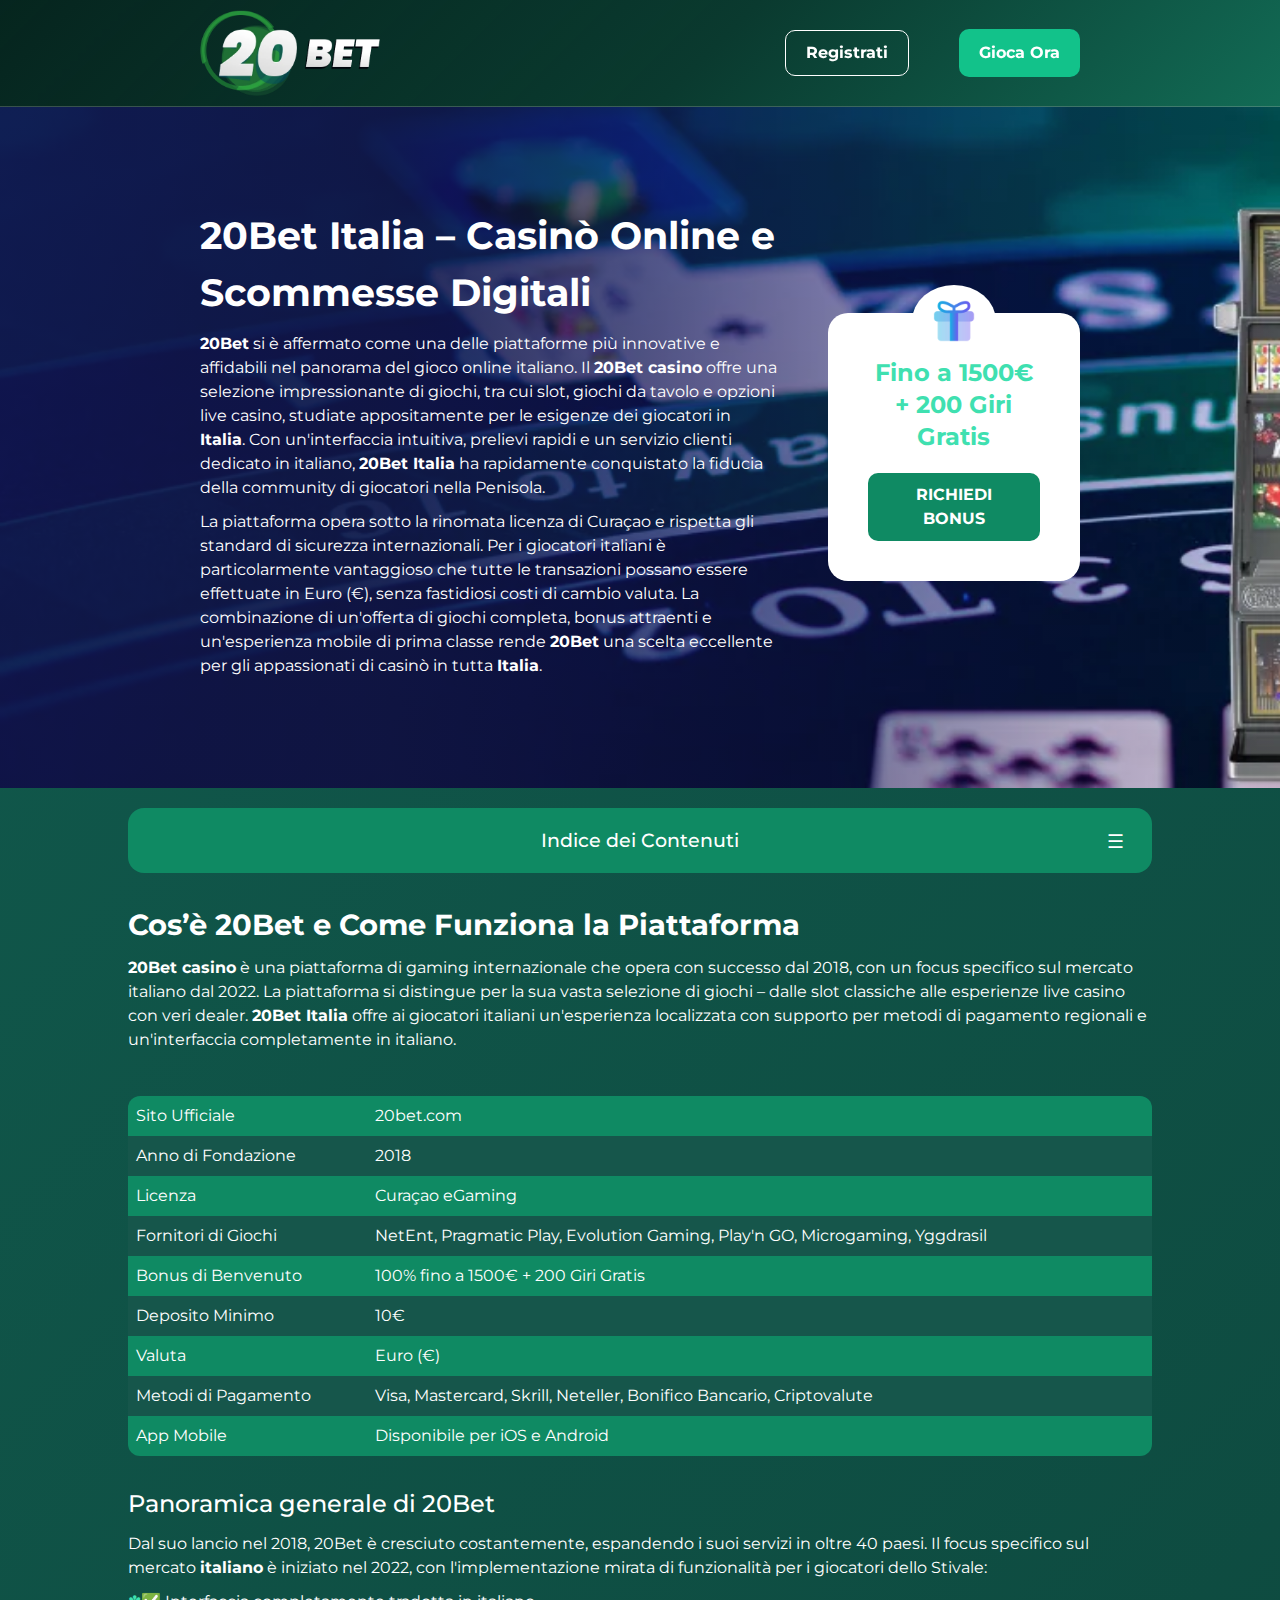
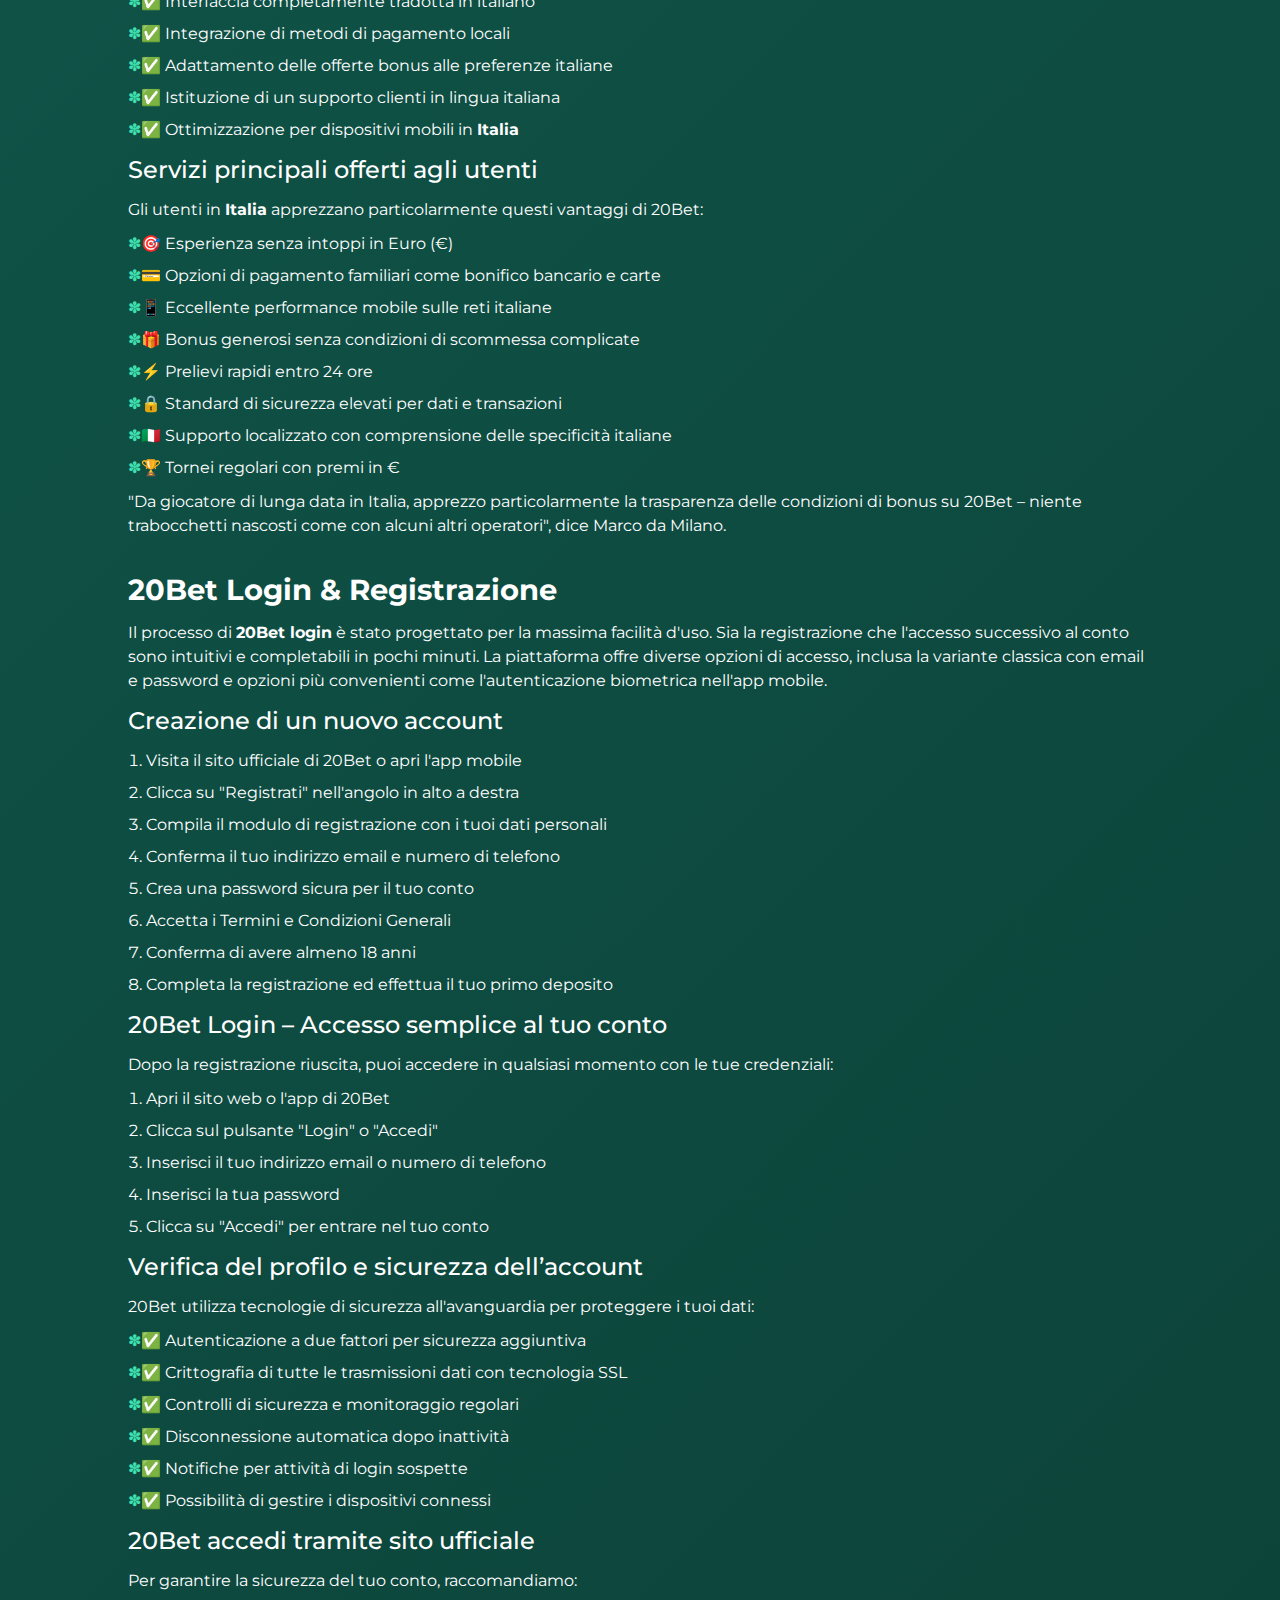
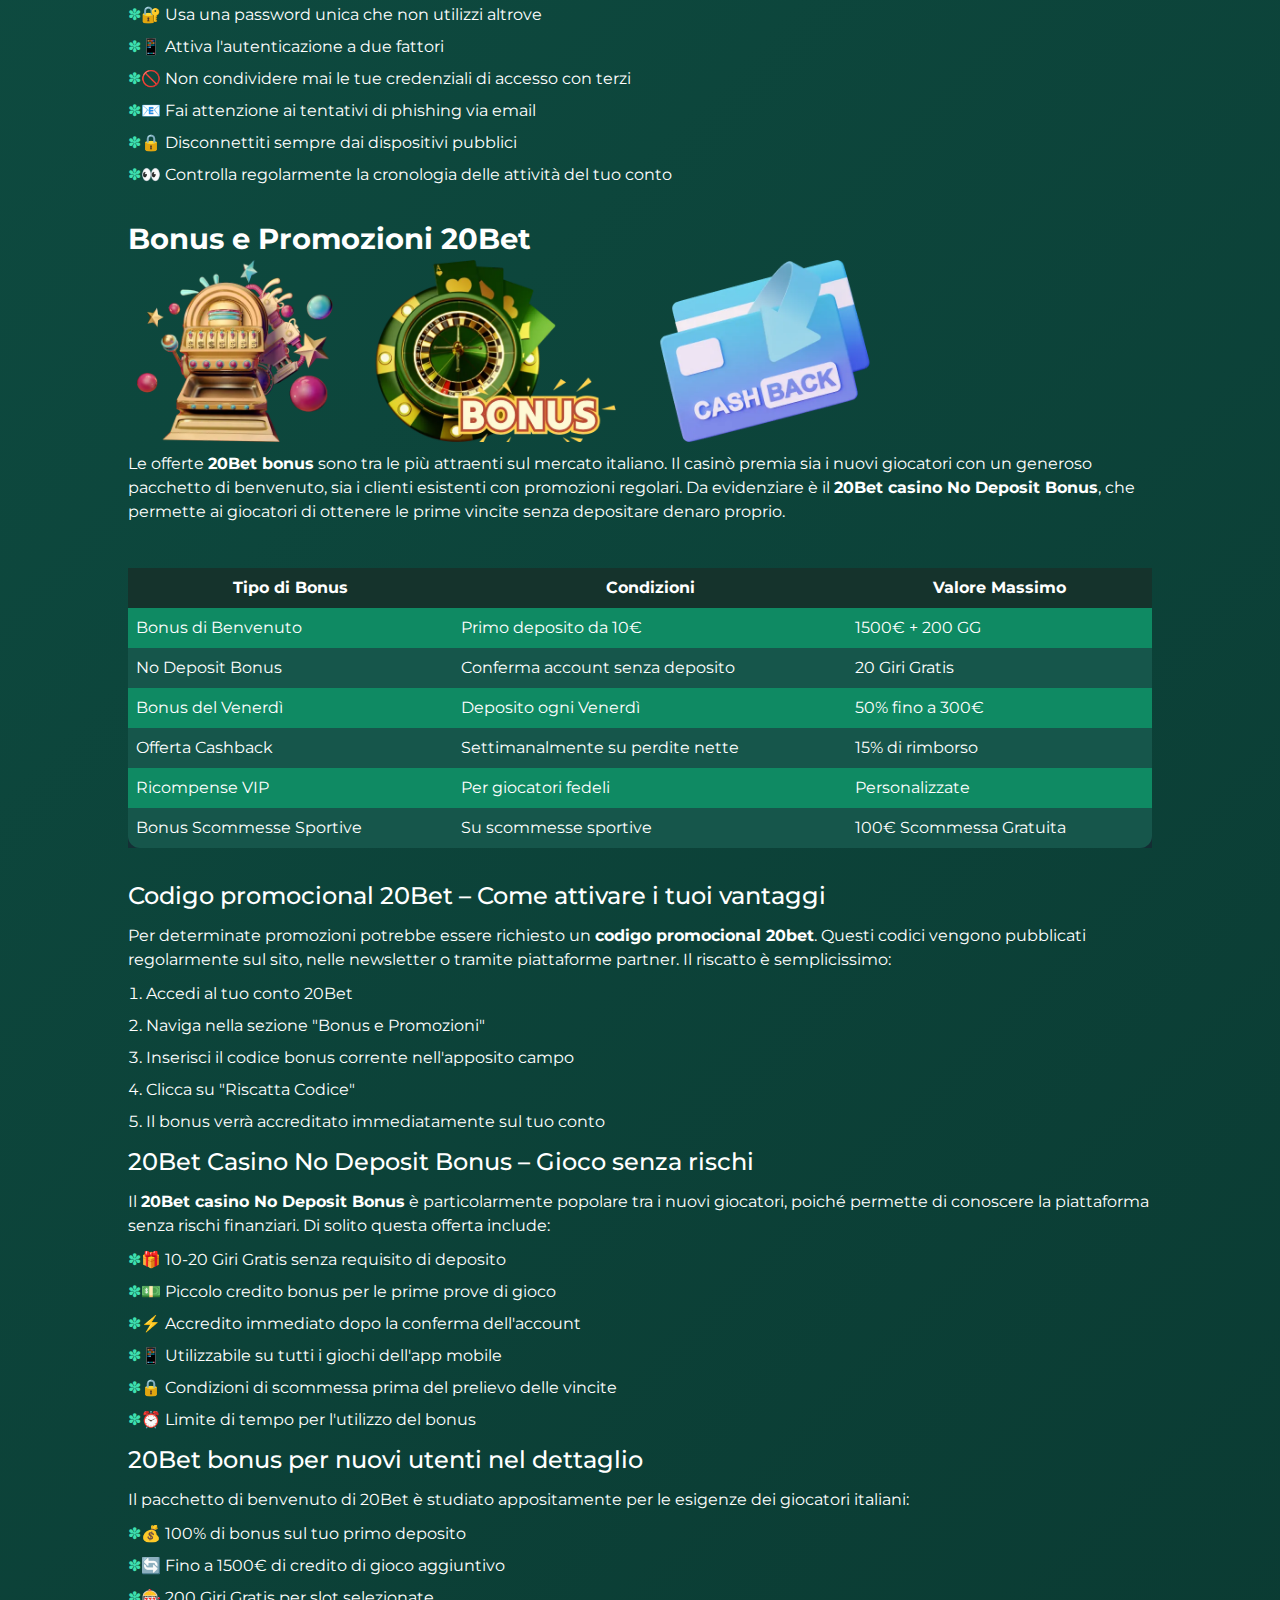
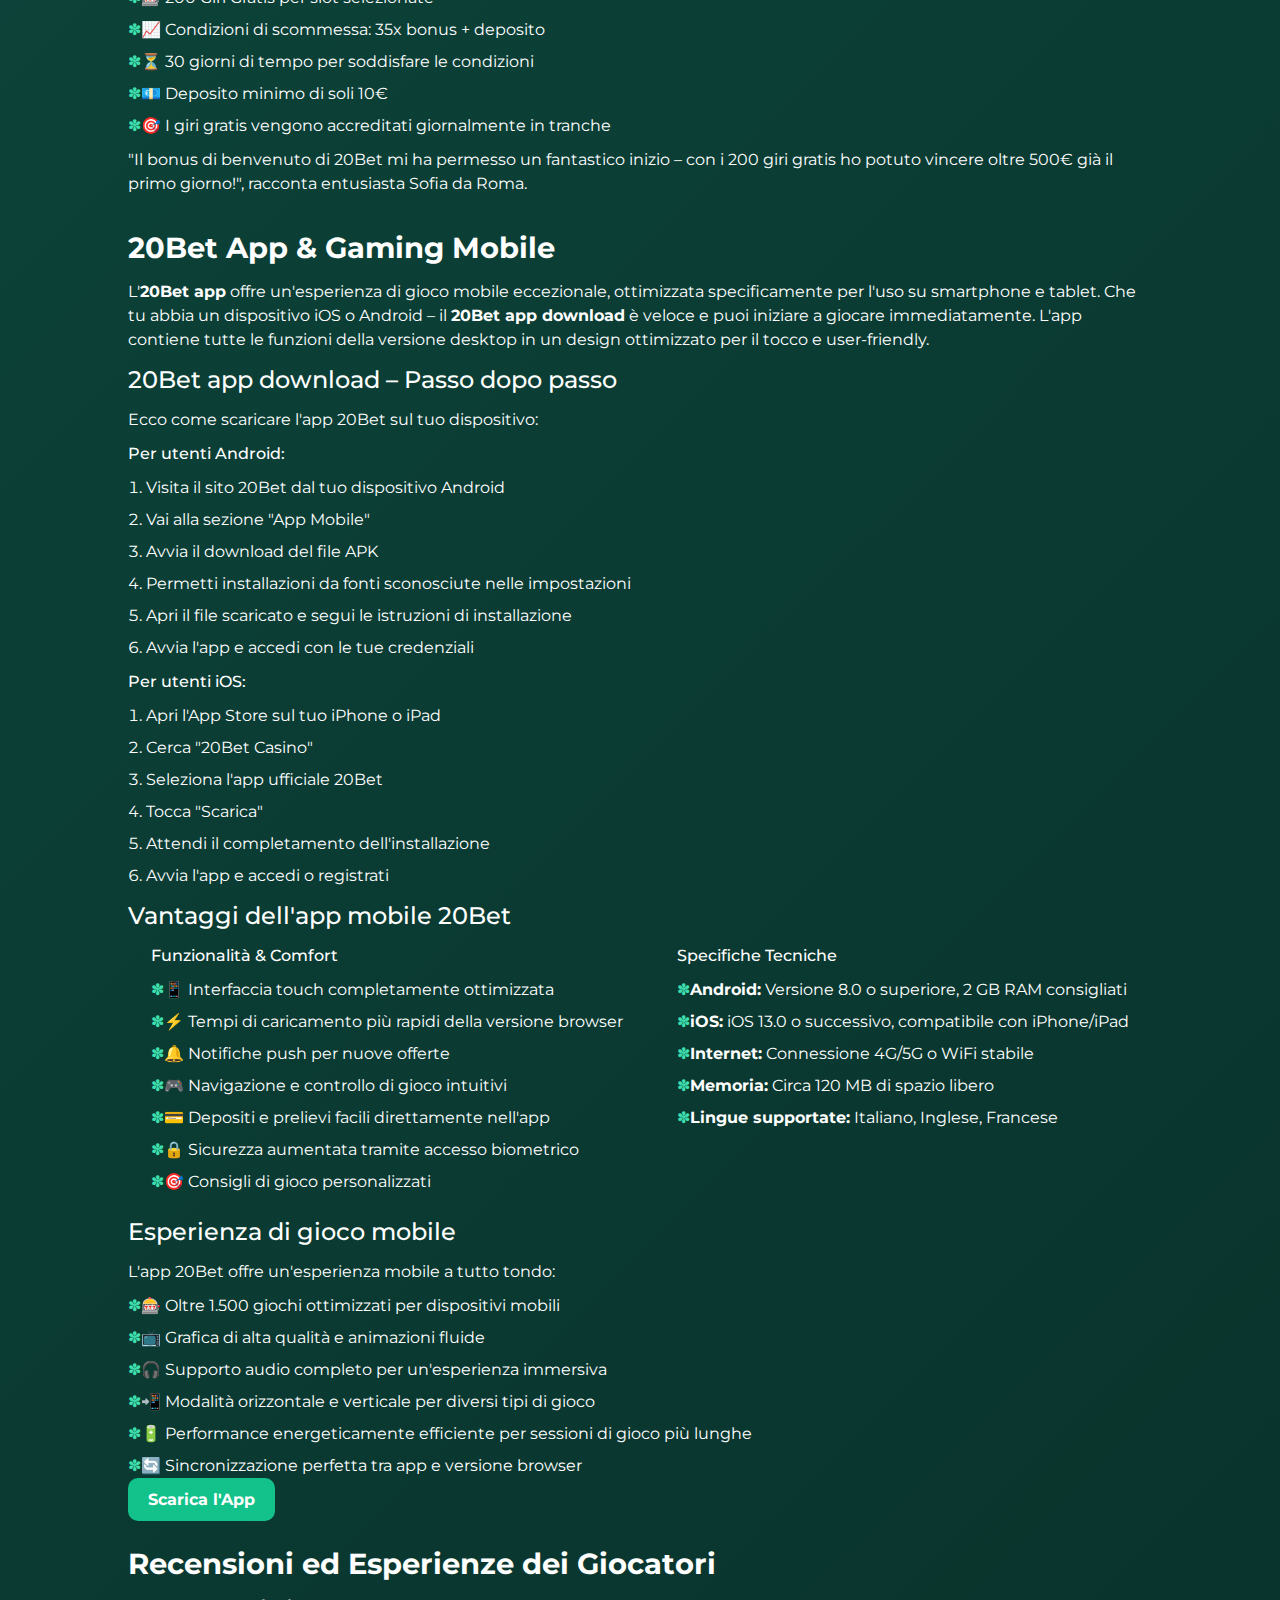
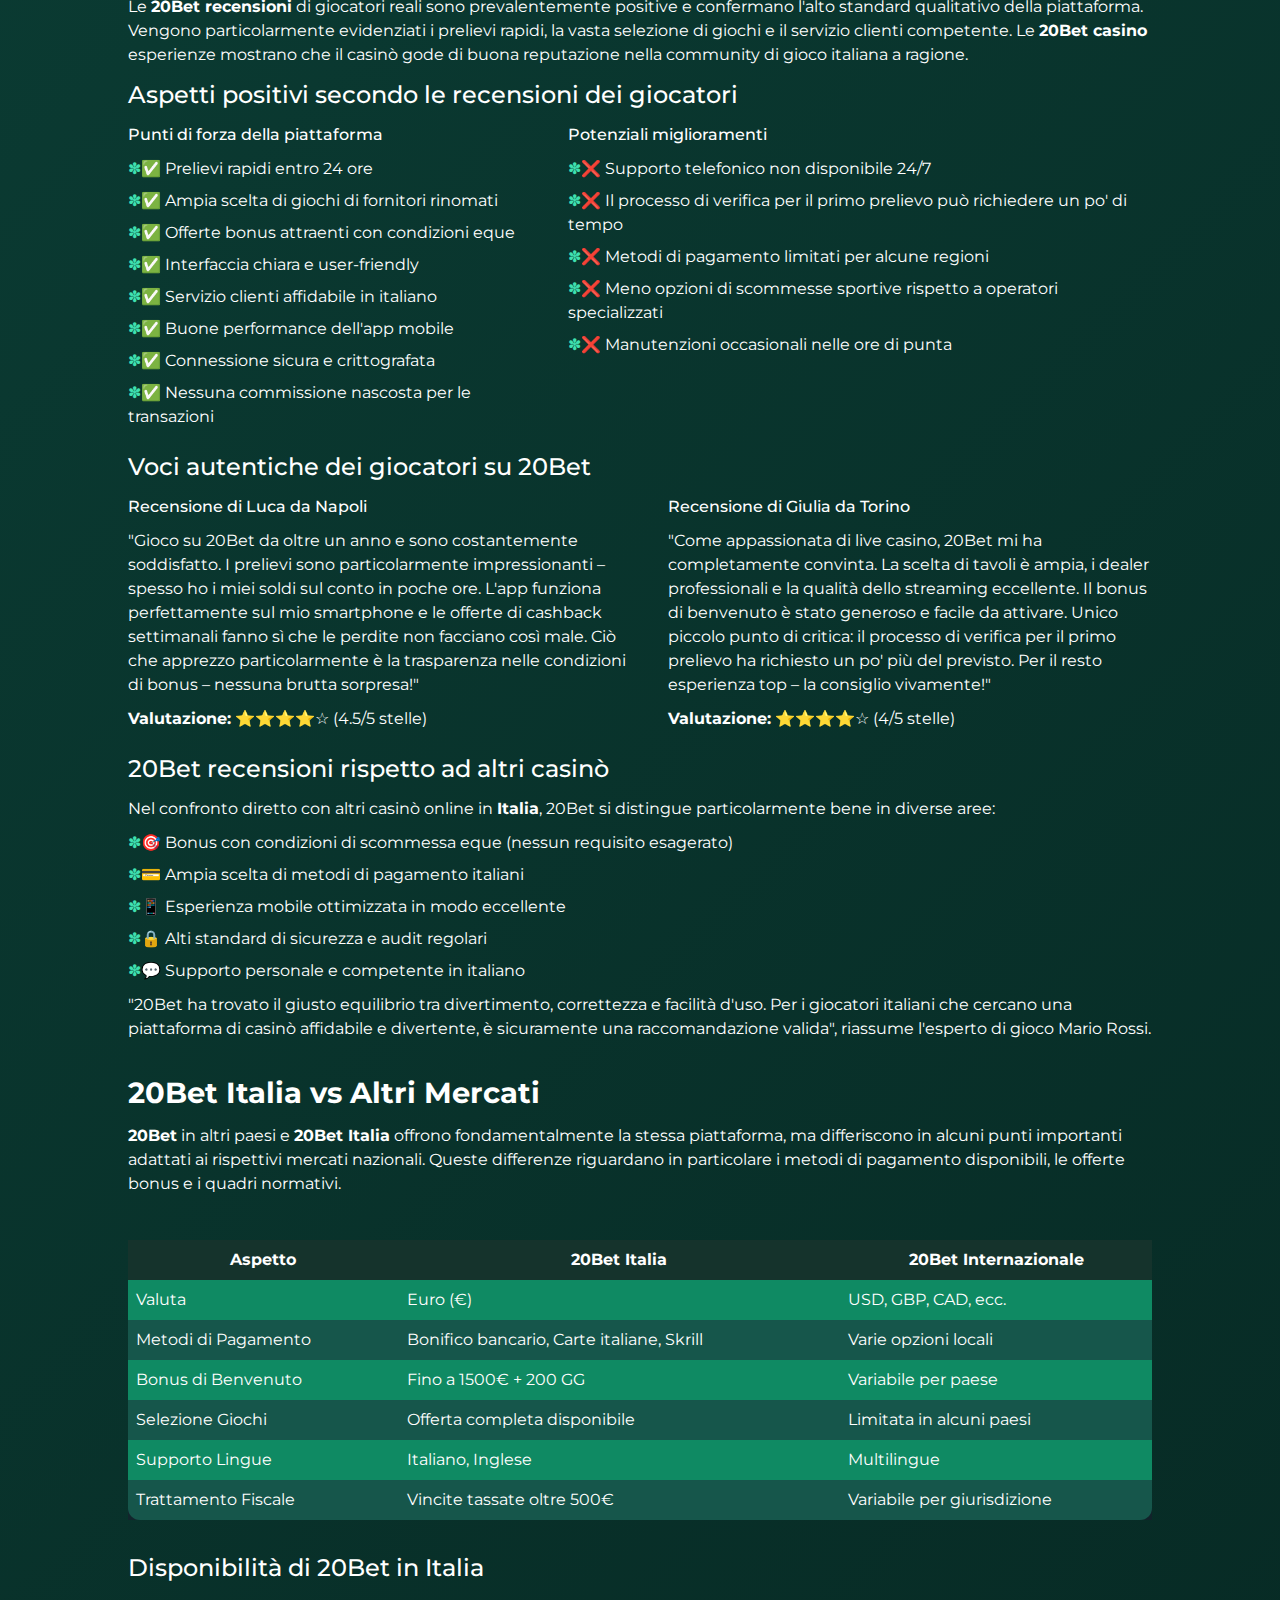
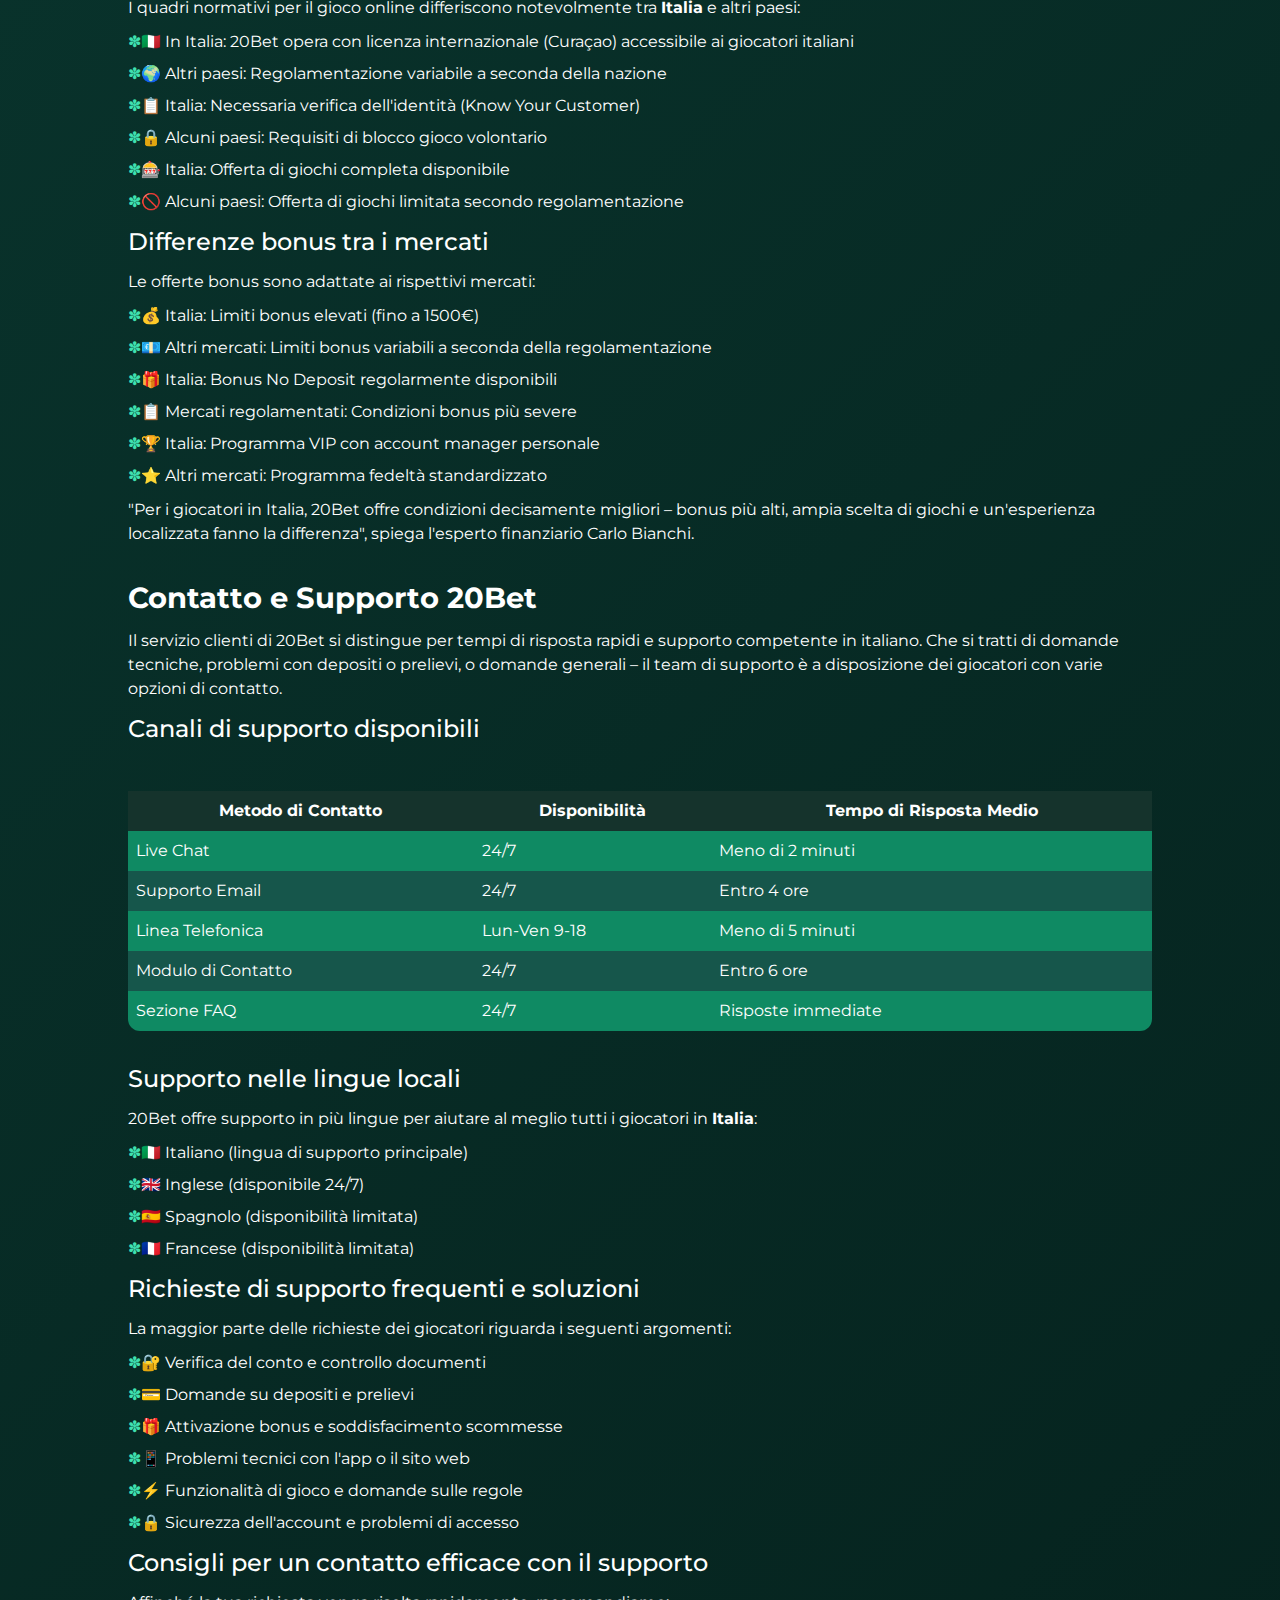
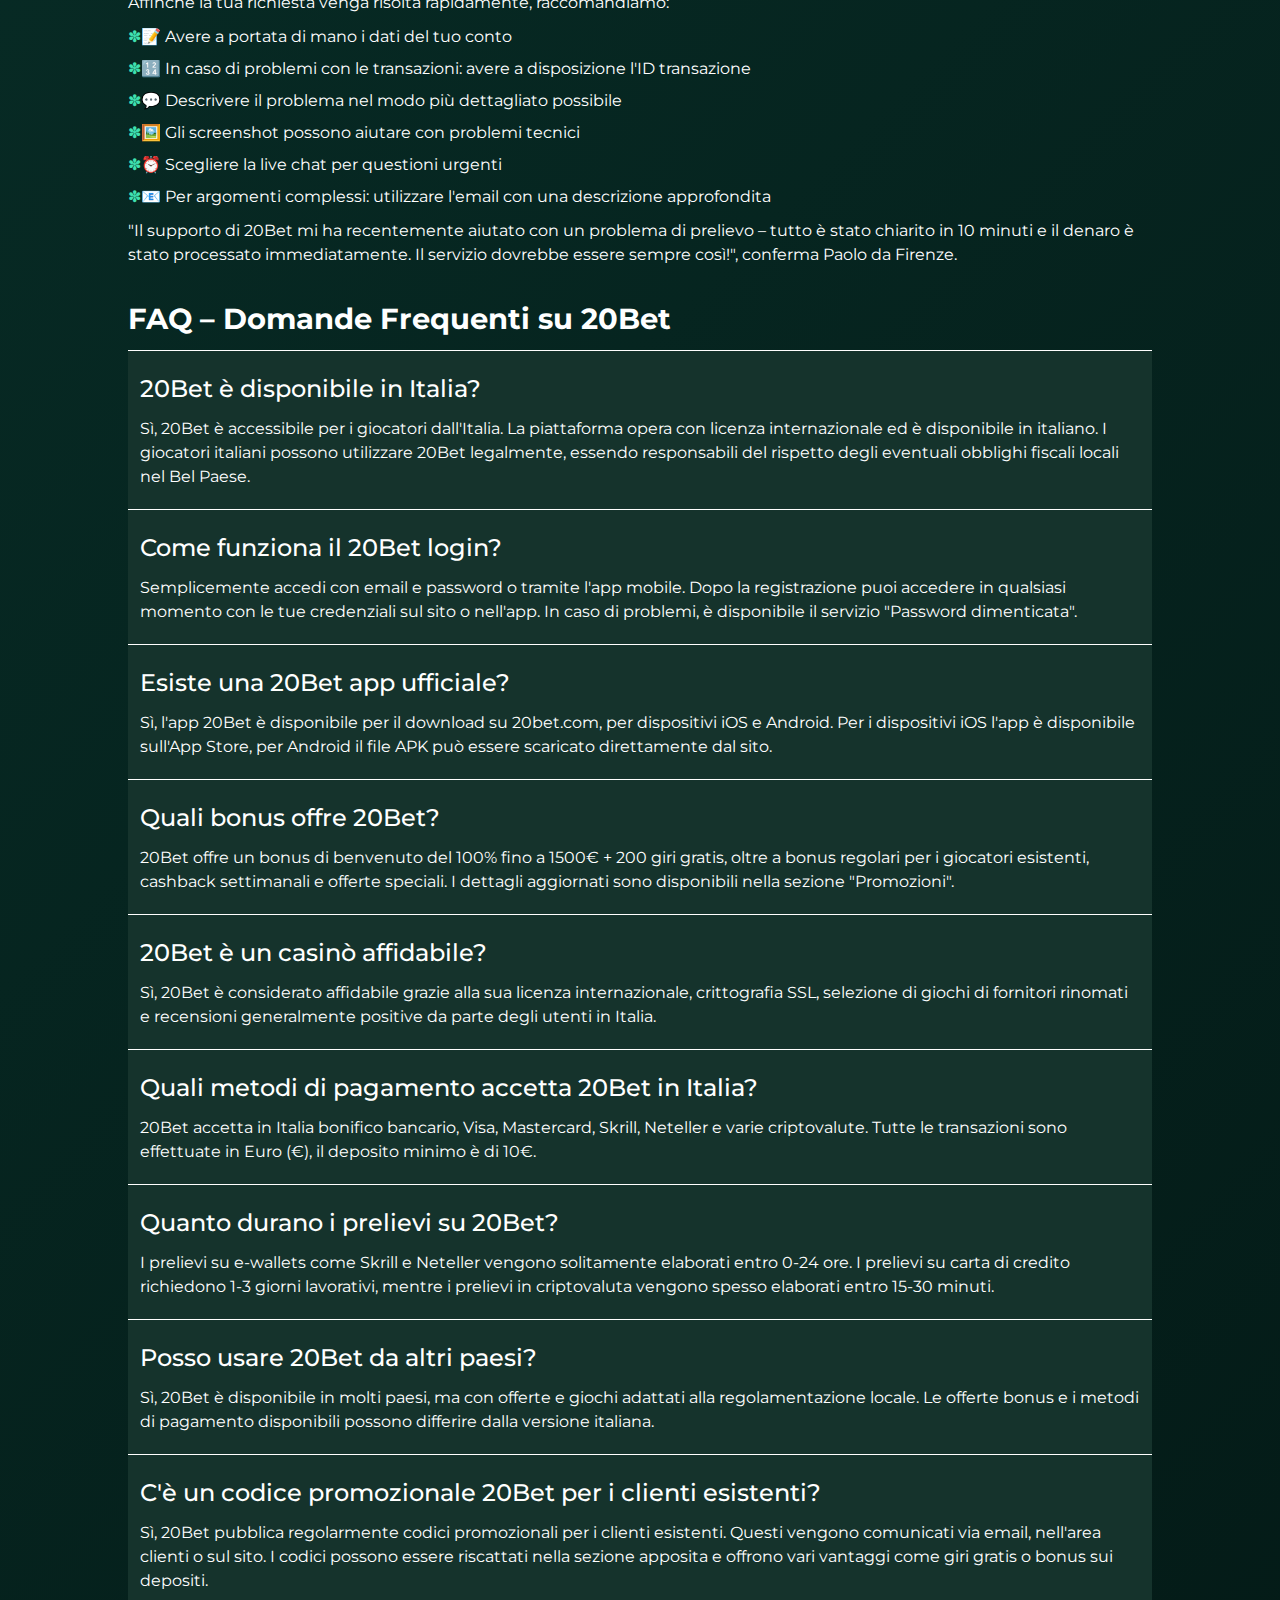
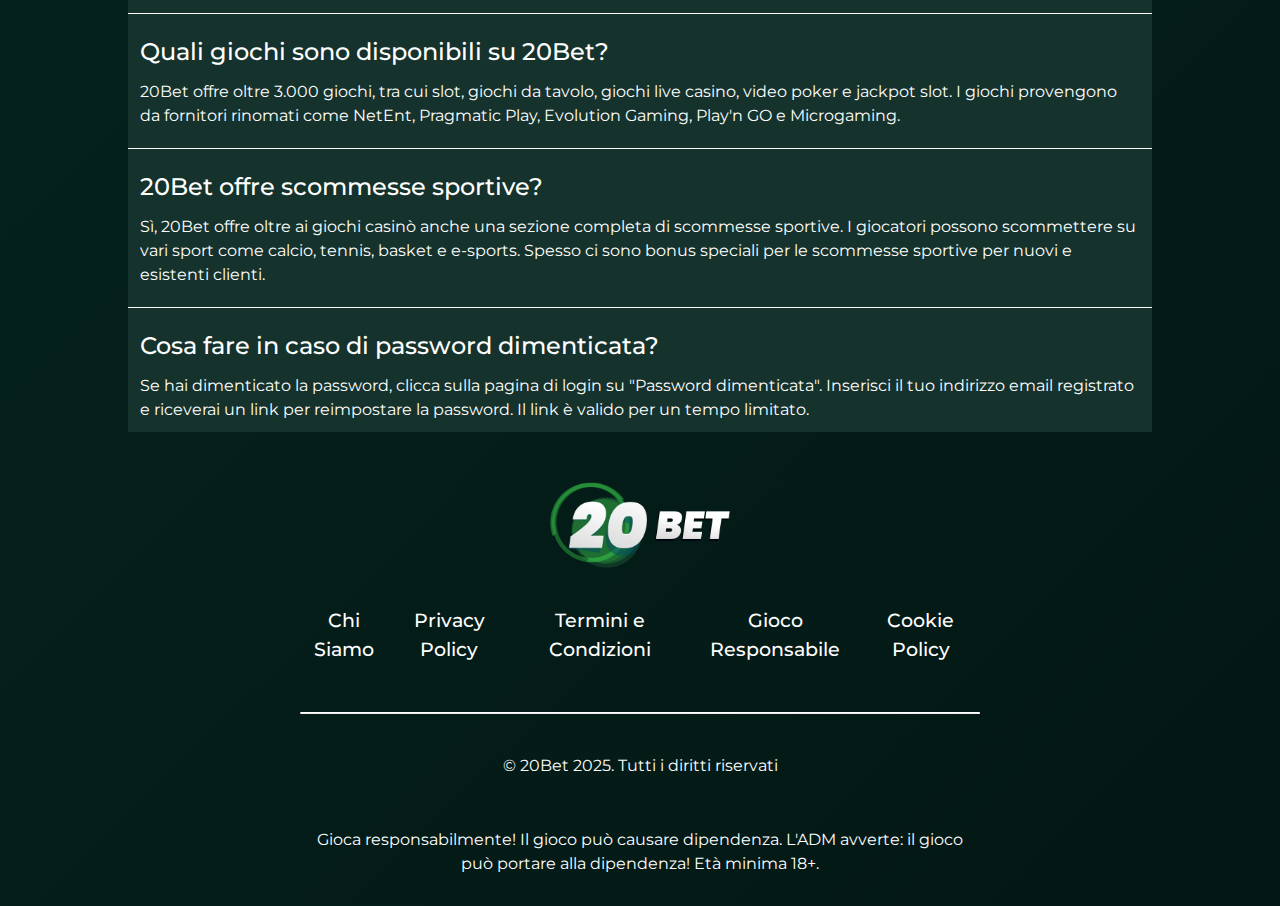
<file: index.html>
<!DOCTYPE html>
<html lang="it">

<head>
    <meta charset="UTF-8">
    <meta name="viewport" content="width=device-width, initial-scale=1.0">
    <link rel="stylesheet" href="style.css">
    <link rel="shortcut icon" href="favicon.ico" type="image/x-icon">

    <title>20Bet Italia ⭐ Casino Online, Login, App & Recensioni</title>
    <meta name="description"
        content="20Bet è una piattaforma di casinò e scommesse online disponibile in Italia. Scopri come funziona 20Bet, il login, l’app mobile, i bonus e le recensioni degli utenti.">
    <meta name="googlebot" content="index,follow,noarchive">

    <link rel="alternate" hreflang="it_IT" href="https://www.niclatouring.it/it-it/">
    <link rel="alternate" hreflang="x-default" href="https://www.niclatouring.it/">
    <link rel="canonical" href="https://www.niclatouring.it/it-it/">

    <meta property="og:type" content="website">
    <meta property="og:title" content="20Bet Italia ⭐ Casino Online, Login, App & Recensioni">
    <meta property="og:description"
        content="20Bet è una piattaforma di casinò e scommesse online disponibile in Italia. Scopri come funziona 20Bet, il login, l’app mobile, i bonus e le recensioni degli utenti.">
    <meta property="og:url" content="https://www.niclatouring.it/">
    <meta property="og:site_name" content="20Bet">
    <meta property="og:image" content="https://www.niclatouring.it/img/1.webp">
    <meta property="og:locale" content="it_IT">

    <meta name="twitter:card" content="summary_large_image">
    <meta name="twitter:title" content="20Bet Italia ⭐ Casino Online, Login, App & Recensioni">
    <meta name="twitter:description"
        content="20Bet è una piattaforma di casinò e scommesse online disponibile in Italia. Scopri come funziona 20Bet, il login, l’app mobile, i bonus e le recensioni degli utenti.">
    <meta name="twitter:image" content="https://www.niclatouring.it/img/1.webp">

    <script type="application/ld+json">
    {
        "@context": "https://schema.org",
        "@type": "Article",
        "headline": "20Bet Italia ⭐ Casino Online, Login, App & Recensioni",
        "description": "20Bet è una piattaforma di casinò e scommesse online disponibile in Italia. Scopri come funziona 20Bet, il login, l’app mobile, i bonus e le recensioni degli utenti.",
        "mainEntityOfPage": {
            "@type": "WebPage",
            "@id": "https://www.niclatouring.it/"
        },
        "author": {
            "@type": "Person",
            "name": "Team di Esperti",
            "url": "https://www.niclatouring.it/"
        },
        "publisher": {
            "@type": "Organization",
            "name": "20Bet",
            "logo": {
                "@type": "ImageObject",
                "url": "https://www.niclatouring.it/img/logo.webp"
            }
        },
        "datePublished": "2025-10-04",
        "dateModified": "2025-10-04"
    }
    </script>

    <script type="application/ld+json">
    {
        "@context": "https://schema.org",
        "@type": "WebSite",
        "url": "https://www.niclatouring.it/",
        "name": "20Bet",
        "description": "Sito ufficiale di 20Bet: Casinò online, scommesse sportive, bonus e versione mobile per i giocatori dall'Italia.",
        "inLanguage": "it-IT"
    }
    </script>

    <script type="application/ld+json">
    {
        "@context": "https://schema.org",
        "@type": "BreadcrumbList",
        "itemListElement": [
            {
                "@type": "ListItem",
                "position": 1,
                "name": "Home",
                "item": "https://www.niclatouring.it/"
            },
            {
                "@type": "ListItem",
                "position": 2,
                "name": "Bonus 1500€ + 200 Giri Gratis",
                "item": "https://www.niclatouring.it/"
            }
        ]
    }
    </script>

    <script type="application/ld+json">
    {
        "@context": "https://schema.org",
        "@type": "FAQPage",
        "mainEntity": [
            {
                "@type": "Question",
                "name": "Come mi registro su 20Bet?",
                "acceptedAnswer": {
                    "@type": "Answer",
                    "text": "La registrazione richiede meno di 2 minuti: visita il sito ufficiale, clicca su 'Registrati', inserisci email e numero di telefono, crea una password sicura e conferma i dati."
                }
            },
            {
                "@type": "Question",
                "name": "Esiste un'app mobile di 20Bet?",
                "acceptedAnswer": {
                    "@type": "Answer",
                    "text": "Sì, l'app mobile di 20Bet è disponibile per iOS e Android e offre tutte le funzioni del casinò online e della sezione scommesse."
                }
            },
            {
                "@type": "Question",
                "name": "Come ottengo il bonus di benvenuto?",
                "acceptedAnswer": {
                    "@type": "Answer",
                    "text": "Dopo il primo deposito di 10€ o superiore, ricevi un bonus del 100% fino a 1500€ più 200 giri gratis su slot selezionate."
                }
            },
            {
                "@type": "Question",
                "name": "Quanto tempo richiedono i prelievi?",
                "acceptedAnswer": {
                    "@type": "Answer",
                    "text": "I prelievi vengono processati velocemente: Visa/Mastercard, e-wallets entro 24 ore e criptovalute in poche ore con un minimo di 10€."
                }
            }
        ]
    }
    </script>
</head>

<body>

    <header>
        <div class="logo">
            <a href="/"><img src="./img/logo.webp" alt="Logo 20Bet" width="180" height="80"></a>
        </div>

        <div class="header-btn">
            <a href="/play/" rel="nofollow" content="noindex" class="h-violet-btn">Registrati</a>
            <a href="/play/" rel="nofollow" content="noindex" class="h-accent-btn">Gioca Ora</a>
        </div>
    </header>

    <main>
        <div class="promo">
            <div class="promo-l">
                <h1>20Bet Italia – Casinò Online e Scommesse Digitali</h1>
                <p class="txt">
                    <strong>20Bet</strong> si è affermato come una delle piattaforme più innovative e affidabili nel
                    panorama del gioco online italiano. Il <strong>20Bet casino</strong> offre una selezione
                    impressionante di giochi, tra cui slot, giochi da tavolo e opzioni live casino, studiate
                    appositamente per le esigenze dei giocatori in <strong>Italia</strong>. Con un'interfaccia
                    intuitiva, prelievi rapidi e un servizio clienti dedicato in italiano, <strong>20Bet Italia</strong>
                    ha rapidamente conquistato la fiducia della community di giocatori nella Penisola.
                </p>
                <p class="txt">
                    La piattaforma opera sotto la rinomata licenza di Curaçao e rispetta gli standard di sicurezza
                    internazionali. Per i giocatori italiani è particolarmente vantaggioso che tutte le transazioni
                    possano essere effettuate in Euro (€), senza fastidiosi costi di cambio valuta. La combinazione di
                    un'offerta di giochi completa, bonus attraenti e un'esperienza mobile di prima classe rende
                    <strong>20Bet</strong> una scelta eccellente per gli appassionati di casinò in tutta
                    <strong>Italia</strong>.
                </p>
            </div>

            <div class="promo-gift">
                <div class="gift-box">
                    <img class="gift-zoom" src="./img/gift.webp" alt="Bonus 20Bet" width="50" height="50">
                </div>

                <p class="txt-accent">
                    Fino a 1500€ + 200 Giri Gratis
                </p>

                <a href="/play/" rel="nofollow" content="noindex" class="btn-accent">Richiedi Bonus</a>
            </div>
        </div>

        <div class="wrapper">
            <div class="navigation">
                <input type="checkbox" id="toggle-nav" hidden>
                <label for="toggle-nav" class="txt-nav">Indice dei Contenuti</label>

                <ul class="nav-list">
                    <li class="nav-item"><a href="/">Panoramica Piattaforma</a></li>
                    <li class="nav-item"><a href="#uberblick">Cos’è 20Bet e Come Funziona la Piattaforma</a></li>
                    <li class="nav-item"><a href="#login">20Bet Login & Registrazione</a></li>
                    <li class="nav-item"><a href="#bonus">Bonus 20Bet e Codici Promozionali</a></li>
                    <li class="nav-item"><a href="#app">App 20Bet e Gaming Mobile</a></li>
                    <li class="nav-item"><a href="#erfahrungen">Recensioni ed Esperienze dei Giocatori</a></li>
                    <li class="nav-item"><a href="#vergleich">20Bet Italia vs Altri Mercati</a></li>
                    <li class="nav-item"><a href="#support">Contatto e Supporto 20Bet</a></li>
                    <li class="nav-item"><a href="#faq">FAQ – Domande Frequenti</a></li>
                </ul>
            </div>

            <div class="container" id="uberblick">
                <h2>Cos’è 20Bet e Come Funziona la Piattaforma</h2>
                <p class="txt">
                    <strong>20Bet casino</strong> è una piattaforma di gaming internazionale che opera con successo dal
                    2018, con un focus specifico sul mercato italiano dal 2022. La piattaforma si distingue per la sua
                    vasta selezione di giochi – dalle slot classiche alle esperienze live casino con veri dealer.
                    <strong>20Bet Italia</strong> offre ai giocatori italiani un'esperienza localizzata con supporto per
                    metodi di pagamento regionali e un'interfaccia completamente in italiano.
                </p>

                <div class="table-wrapper">
                    <table>
                        <tbody>
                            <tr>
                                <td>Sito Ufficiale</td>
                                <td>20bet.com</td>
                            </tr>
                            <tr>
                                <td>Anno di Fondazione</td>
                                <td>2018</td>
                            </tr>
                            <tr>
                                <td>Licenza</td>
                                <td>Curaçao eGaming</td>
                            </tr>
                            <tr>
                                <td>Fornitori di Giochi</td>
                                <td>NetEnt, Pragmatic Play, Evolution Gaming, Play'n GO, Microgaming, Yggdrasil</td>
                            </tr>
                            <tr>
                                <td>Bonus di Benvenuto</td>
                                <td>100% fino a 1500€ + 200 Giri Gratis</td>
                            </tr>
                            <tr>
                                <td>Deposito Minimo</td>
                                <td>10€</td>
                            </tr>
                            <tr>
                                <td>Valuta</td>
                                <td>Euro (€)</td>
                            </tr>
                            <tr>
                                <td>Metodi di Pagamento</td>
                                <td>Visa, Mastercard, Skrill, Neteller, Bonifico Bancario, Criptovalute</td>
                            </tr>
                            <tr>
                                <td>App Mobile</td>
                                <td>Disponibile per iOS e Android</td>
                            </tr>
                        </tbody>
                    </table>
                </div>

                <h3>Panoramica generale di 20Bet</h3>
                <p class="txt">
                    Dal suo lancio nel 2018, 20Bet è cresciuto costantemente, espandendo i suoi servizi in oltre 40
                    paesi. Il focus specifico sul mercato <strong>italiano</strong> è iniziato nel 2022, con
                    l'implementazione mirata di funzionalità per i giocatori dello Stivale:
                </p>
                <ul>
                    <li>✅ Interfaccia completamente tradotta in italiano</li>
                    <li>✅ Integrazione di metodi di pagamento locali</li>
                    <li>✅ Adattamento delle offerte bonus alle preferenze italiane</li>
                    <li>✅ Istituzione di un supporto clienti in lingua italiana</li>
                    <li>✅ Ottimizzazione per dispositivi mobili in <strong>Italia</strong></li>
                </ul>

                <h3>Servizi principali offerti agli utenti</h3>
                <p class="txt">
                    Gli utenti in <strong>Italia</strong> apprezzano particolarmente questi vantaggi di 20Bet:
                </p>
                <ul>
                    <li>🎯 Esperienza senza intoppi in Euro (€)</li>
                    <li>💳 Opzioni di pagamento familiari come bonifico bancario e carte</li>
                    <li>📱 Eccellente performance mobile sulle reti italiane</li>
                    <li>🎁 Bonus generosi senza condizioni di scommessa complicate</li>
                    <li>⚡ Prelievi rapidi entro 24 ore</li>
                    <li>🔒 Standard di sicurezza elevati per dati e transazioni</li>
                    <li>🇮🇹 Supporto localizzato con comprensione delle specificità italiane</li>
                    <li>🏆 Tornei regolari con premi in €</li>
                </ul>

                <p class="txt">
                    "Da giocatore di lunga data in Italia, apprezzo particolarmente la trasparenza delle condizioni di
                    bonus su 20Bet – niente trabocchetti nascosti come con alcuni altri operatori", dice Marco da
                    Milano.
                </p>
            </div>

            <div class="container" id="login">
                <h2>20Bet Login & Registrazione</h2>
                <p class="txt">
                    Il processo di <strong>20Bet login</strong> è stato progettato per la massima facilità d'uso. Sia la
                    registrazione che l'accesso successivo al conto sono intuitivi e completabili in pochi minuti. La
                    piattaforma offre diverse opzioni di accesso, inclusa la variante classica con email e password e
                    opzioni più convenienti come l'autenticazione biometrica nell'app mobile.
                </p>

                <h3>Creazione di un nuovo account</h3>
                <ol class="txt">
                    <li>Visita il sito ufficiale di 20Bet o apri l'app mobile</li>
                    <li>Clicca su "Registrati" nell'angolo in alto a destra</li>
                    <li>Compila il modulo di registrazione con i tuoi dati personali</li>
                    <li>Conferma il tuo indirizzo email e numero di telefono</li>
                    <li>Crea una password sicura per il tuo conto</li>
                    <li>Accetta i Termini e Condizioni Generali</li>
                    <li>Conferma di avere almeno 18 anni</li>
                    <li>Completa la registrazione ed effettua il tuo primo deposito</li>
                </ol>

                <h3>20Bet Login – Accesso semplice al tuo conto</h3>
                <p class="txt">
                    Dopo la registrazione riuscita, puoi accedere in qualsiasi momento con le tue credenziali:
                </p>
                <ol class="txt">
                    <li>Apri il sito web o l'app di 20Bet</li>
                    <li>Clicca sul pulsante "Login" o "Accedi"</li>
                    <li>Inserisci il tuo indirizzo email o numero di telefono</li>
                    <li>Inserisci la tua password</li>
                    <li>Clicca su "Accedi" per entrare nel tuo conto</li>
                </ol>

                <h3>Verifica del profilo e sicurezza dell’account</h3>
                <p class="txt">
                    20Bet utilizza tecnologie di sicurezza all'avanguardia per proteggere i tuoi dati:
                </p>
                <ul class="txt">
                    <li>✅ Autenticazione a due fattori per sicurezza aggiuntiva</li>
                    <li>✅ Crittografia di tutte le trasmissioni dati con tecnologia SSL</li>
                    <li>✅ Controlli di sicurezza e monitoraggio regolari</li>
                    <li>✅ Disconnessione automatica dopo inattività</li>
                    <li>✅ Notifiche per attività di login sospette</li>
                    <li>✅ Possibilità di gestire i dispositivi connessi</li>
                </ul>

                <h3>20Bet accedi tramite sito ufficiale</h3>
                <p class="txt">
                    Per garantire la sicurezza del tuo conto, raccomandiamo:
                </p>
                <ul class="txt">
                    <li>🔐 Usa una password unica che non utilizzi altrove</li>
                    <li>📱 Attiva l'autenticazione a due fattori</li>
                    <li>🚫 Non condividere mai le tue credenziali di accesso con terzi</li>
                    <li>📧 Fai attenzione ai tentativi di phishing via email</li>
                    <li>🔒 Disconnettiti sempre dai dispositivi pubblici</li>
                    <li>👀 Controlla regolarmente la cronologia delle attività del tuo conto</li>
                </ul>
            </div>
            <div class="container" id="bonus">
                <h2>Bonus e Promozioni 20Bet</h2>
                <img src="/img/1.webp" alt="Bonus e Promozioni 20Bet" width="1000" height="800">
                <p class="txt">
                    Le offerte <strong>20Bet bonus</strong> sono tra le più attraenti sul mercato italiano. Il casinò
                    premia sia i nuovi giocatori con un generoso pacchetto di benvenuto, sia i clienti esistenti con
                    promozioni regolari. Da evidenziare è il <strong>20Bet casino No Deposit Bonus</strong>, che
                    permette ai giocatori di ottenere le prime vincite senza depositare denaro proprio.
                </p>

                <div class="table-wrapper">
                    <table>
                        <thead>
                            <tr>
                                <th>Tipo di Bonus</th>
                                <th>Condizioni</th>
                                <th>Valore Massimo</th>
                            </tr>
                        </thead>
                        <tbody>
                            <tr>
                                <td>Bonus di Benvenuto</td>
                                <td>Primo deposito da 10€</td>
                                <td>1500€ + 200 GG</td>
                            </tr>
                            <tr>
                                <td>No Deposit Bonus</td>
                                <td>Conferma account senza deposito</td>
                                <td>20 Giri Gratis</td>
                            </tr>
                            <tr>
                                <td>Bonus del Venerdì</td>
                                <td>Deposito ogni Venerdì</td>
                                <td>50% fino a 300€</td>
                            </tr>
                            <tr>
                                <td>Offerta Cashback</td>
                                <td>Settimanalmente su perdite nette</td>
                                <td>15% di rimborso</td>
                            </tr>
                            <tr>
                                <td>Ricompense VIP</td>
                                <td>Per giocatori fedeli</td>
                                <td>Personalizzate</td>
                            </tr>
                            <tr>
                                <td>Bonus Scommesse Sportive</td>
                                <td>Su scommesse sportive</td>
                                <td>100€ Scommessa Gratuita</td>
                            </tr>
                        </tbody>
                    </table>
                </div>

                <h3>Codigo promocional 20Bet – Come attivare i tuoi vantaggi</h3>
                <p class="txt">
                    Per determinate promozioni potrebbe essere richiesto un <strong>codigo promocional 20bet</strong>.
                    Questi codici vengono pubblicati regolarmente sul sito, nelle newsletter o tramite piattaforme
                    partner. Il riscatto è semplicissimo:
                </p>
                <ol class="txt">
                    <li>Accedi al tuo conto 20Bet</li>
                    <li>Naviga nella sezione "Bonus e Promozioni"</li>
                    <li>Inserisci il codice bonus corrente nell'apposito campo</li>
                    <li>Clicca su "Riscatta Codice"</li>
                    <li>Il bonus verrà accreditato immediatamente sul tuo conto</li>
                </ol>

                <h3>20Bet Casino No Deposit Bonus – Gioco senza rischi</h3>
                <p class="txt">
                    Il <strong>20Bet casino No Deposit Bonus</strong> è particolarmente popolare tra i nuovi giocatori,
                    poiché permette di conoscere la piattaforma senza rischi finanziari. Di solito questa offerta
                    include:
                </p>
                <ul class="txt">
                    <li>🎁 10-20 Giri Gratis senza requisito di deposito</li>
                    <li>💵 Piccolo credito bonus per le prime prove di gioco</li>
                    <li>⚡ Accredito immediato dopo la conferma dell'account</li>
                    <li>📱 Utilizzabile su tutti i giochi dell'app mobile</li>
                    <li>🔒 Condizioni di scommessa prima del prelievo delle vincite</li>
                    <li>⏰ Limite di tempo per l'utilizzo del bonus</li>
                </ul>

                <h3>20Bet bonus per nuovi utenti nel dettaglio</h3>
                <p class="txt">
                    Il pacchetto di benvenuto di 20Bet è studiato appositamente per le esigenze dei giocatori italiani:
                </p>
                <ul class="txt">
                    <li>💰 100% di bonus sul tuo primo deposito</li>
                    <li>🔄 Fino a 1500€ di credito di gioco aggiuntivo</li>
                    <li>🎰 200 Giri Gratis per slot selezionate</li>
                    <li>📈 Condizioni di scommessa: 35x bonus + deposito</li>
                    <li>⏳ 30 giorni di tempo per soddisfare le condizioni</li>
                    <li>💶 Deposito minimo di soli 10€</li>
                    <li>🎯 I giri gratis vengono accreditati giornalmente in tranche</li>
                </ul>

                <p class="txt">
                    "Il bonus di benvenuto di 20Bet mi ha permesso un fantastico inizio – con i 200 giri gratis ho
                    potuto vincere oltre 500€ già il primo giorno!", racconta entusiasta Sofia da Roma.
                </p>
            </div>

            <div class="container" id="app">
                <h2>20Bet App & Gaming Mobile</h2>
                <p class="txt">
                    L'<strong>20Bet app</strong> offre un'esperienza di gioco mobile eccezionale, ottimizzata
                    specificamente per l'uso su smartphone e tablet. Che tu abbia un dispositivo iOS o Android – il
                    <strong>20Bet app download</strong> è veloce e puoi iniziare a giocare immediatamente. L'app
                    contiene tutte le funzioni della versione desktop in un design ottimizzato per il tocco e
                    user-friendly.
                </p>

                <h3>20Bet app download – Passo dopo passo</h3>
                <p class="txt">
                    Ecco come scaricare l'app 20Bet sul tuo dispositivo:
                </p>

                <h4>Per utenti Android:</h4>
                <ol class="txt">
                    <li>Visita il sito 20Bet dal tuo dispositivo Android</li>
                    <li>Vai alla sezione "App Mobile"</li>
                    <li>Avvia il download del file APK</li>
                    <li>Permetti installazioni da fonti sconosciute nelle impostazioni</li>
                    <li>Apri il file scaricato e segui le istruzioni di installazione</li>
                    <li>Avvia l'app e accedi con le tue credenziali</li>
                </ol>

                <h4>Per utenti iOS:</h4>
                <ol class="txt">
                    <li>Apri l'App Store sul tuo iPhone o iPad</li>
                    <li>Cerca "20Bet Casino"</li>
                    <li>Seleziona l'app ufficiale 20Bet</li>
                    <li>Tocca "Scarica"</li>
                    <li>Attendi il completamento dell'installazione</li>
                    <li>Avvia l'app e accedi o registrati</li>
                </ol>

                <h3>Vantaggi dell'app mobile 20Bet</h3>
                <div class="promoties-bonus">
                    <div>
                        <h4>Funzionalità & Comfort</h4>
                        <ul class="txt">
                            <li>📱 Interfaccia touch completamente ottimizzata</li>
                            <li>⚡ Tempi di caricamento più rapidi della versione browser</li>
                            <li>🔔 Notifiche push per nuove offerte</li>
                            <li>🎮 Navigazione e controllo di gioco intuitivi</li>
                            <li>💳 Depositi e prelievi facili direttamente nell'app</li>
                            <li>🔒 Sicurezza aumentata tramite accesso biometrico</li>
                            <li>🎯 Consigli di gioco personalizzati</li>
                        </ul>
                    </div>

                    <div>
                        <h4>Specifiche Tecniche</h4>
                        <ul class="txt">
                            <li><strong>Android:</strong> Versione 8.0 o superiore, 2 GB RAM consigliati</li>
                            <li><strong>iOS:</strong> iOS 13.0 o successivo, compatibile con iPhone/iPad</li>
                            <li><strong>Internet:</strong> Connessione 4G/5G o WiFi stabile</li>
                            <li><strong>Memoria:</strong> Circa 120 MB di spazio libero</li>
                            <li><strong>Lingue supportate:</strong> Italiano, Inglese, Francese</li>
                        </ul>
                    </div>
                </div>

                <h3>Esperienza di gioco mobile</h3>
                <p class="txt">
                    L'app 20Bet offre un'esperienza mobile a tutto tondo:
                </p>
                <ul class="txt">
                    <li>🎰 Oltre 1.500 giochi ottimizzati per dispositivi mobili</li>
                    <li>📺 Grafica di alta qualità e animazioni fluide</li>
                    <li>🎧 Supporto audio completo per un'esperienza immersiva</li>
                    <li>📲 Modalità orizzontale e verticale per diversi tipi di gioco</li>
                    <li>🔋 Performance energeticamente efficiente per sessioni di gioco più lunghe</li>
                    <li>🔄 Sincronizzazione perfetta tra app e versione browser</li>
                </ul>

                <a href="/play/" rel="nofollow" content="noindex" class="h-accent-btn">Scarica l'App</a>
            </div>

            <div class="container" id="erfahrungen">
                <h2>Recensioni ed Esperienze dei Giocatori</h2>
                <p class="txt">
                    Le <strong>20Bet recensioni</strong> di giocatori reali sono prevalentemente positive e confermano
                    l'alto standard qualitativo della piattaforma. Vengono particolarmente evidenziati i prelievi
                    rapidi, la vasta selezione di giochi e il servizio clienti competente. Le <strong>20Bet
                        casino</strong> esperienze mostrano che il casinò gode di buona reputazione nella community di
                    gioco italiana a ragione.
                </p>

                <h3>Aspetti positivi secondo le recensioni dei giocatori</h3>
                <div class="promoties-bonus">
                    <div>
                        <h4>Punti di forza della piattaforma</h4>
                        <ul class="txt">
                            <li>✅ Prelievi rapidi entro 24 ore</li>
                            <li>✅ Ampia scelta di giochi di fornitori rinomati</li>
                            <li>✅ Offerte bonus attraenti con condizioni eque</li>
                            <li>✅ Interfaccia chiara e user-friendly</li>
                            <li>✅ Servizio clienti affidabile in italiano</li>
                            <li>✅ Buone performance dell'app mobile</li>
                            <li>✅ Connessione sicura e crittografata</li>
                            <li>✅ Nessuna commissione nascosta per le transazioni</li>
                        </ul>
                    </div>

                    <div>
                        <h4>Potenziali miglioramenti</h4>
                        <ul class="txt">
                            <li>❌ Supporto telefonico non disponibile 24/7</li>
                            <li>❌ Il processo di verifica per il primo prelievo può richiedere un po' di tempo</li>
                            <li>❌ Metodi di pagamento limitati per alcune regioni</li>
                            <li>❌ Meno opzioni di scommesse sportive rispetto a operatori specializzati</li>
                            <li>❌ Manutenzioni occasionali nelle ore di punta</li>
                        </ul>
                    </div>
                </div>

                <h3>Voci autentiche dei giocatori su 20Bet</h3>
                <div class="promoties-bonus">
                    <div>
                        <h4>Recensione di Luca da Napoli</h4>
                        <p class="txt">
                            "Gioco su 20Bet da oltre un anno e sono costantemente soddisfatto. I prelievi sono
                            particolarmente impressionanti – spesso ho i miei soldi sul conto in poche ore. L'app
                            funziona perfettamente sul mio smartphone e le offerte di cashback settimanali fanno sì che
                            le perdite non facciano così male. Ciò che apprezzo particolarmente è la trasparenza nelle
                            condizioni di bonus – nessuna brutta sorpresa!"
                        </p>
                        <p class="txt"><strong>Valutazione:</strong> ⭐⭐⭐⭐☆ (4.5/5 stelle)</p>
                    </div>

                    <div>
                        <h4>Recensione di Giulia da Torino</h4>
                        <p class="txt">
                            "Come appassionata di live casino, 20Bet mi ha completamente convinta. La scelta di tavoli è
                            ampia, i dealer professionali e la qualità dello streaming eccellente. Il bonus di benvenuto
                            è stato generoso e facile da attivare. Unico piccolo punto di critica: il processo di
                            verifica per il primo prelievo ha richiesto un po' più del previsto. Per il resto esperienza
                            top – la consiglio vivamente!"
                        </p>
                        <p class="txt"><strong>Valutazione:</strong> ⭐⭐⭐⭐☆ (4/5 stelle)</p>
                    </div>
                </div>

                <h3>20Bet recensioni rispetto ad altri casinò</h3>
                <p class="txt">
                    Nel confronto diretto con altri casinò online in <strong>Italia</strong>, 20Bet si distingue
                    particolarmente bene in diverse aree:
                </p>
                <ul class="txt">
                    <li>🎯 Bonus con condizioni di scommessa eque (nessun requisito esagerato)</li>
                    <li>💳 Ampia scelta di metodi di pagamento italiani</li>
                    <li>📱 Esperienza mobile ottimizzata in modo eccellente</li>
                    <li>🔒 Alti standard di sicurezza e audit regolari</li>
                    <li>💬 Supporto personale e competente in italiano</li>
                </ul>

                <p class="txt">
                    "20Bet ha trovato il giusto equilibrio tra divertimento, correttezza e facilità d'uso. Per i
                    giocatori italiani che cercano una piattaforma di casinò affidabile e divertente, è sicuramente una
                    raccomandazione valida", riassume l'esperto di gioco Mario Rossi.
                </p>
            </div>

            <div class="container" id="vergleich">
                <h2>20Bet Italia vs Altri Mercati</h2>
                <p class="txt">
                    <strong>20Bet</strong> in altri paesi e <strong>20Bet Italia</strong> offrono fondamentalmente la
                    stessa piattaforma, ma differiscono in alcuni punti importanti adattati ai rispettivi mercati
                    nazionali. Queste differenze riguardano in particolare i metodi di pagamento disponibili, le offerte
                    bonus e i quadri normativi.
                </p>

                <div class="table-wrapper">
                    <table>
                        <thead>
                            <tr>
                                <th>Aspetto</th>
                                <th>20Bet Italia</th>
                                <th>20Bet Internazionale</th>
                            </tr>
                        </thead>
                        <tbody>
                            <tr>
                                <td>Valuta</td>
                                <td>Euro (€)</td>
                                <td>USD, GBP, CAD, ecc.</td>
                            </tr>
                            <tr>
                                <td>Metodi di Pagamento</td>
                                <td>Bonifico bancario, Carte italiane, Skrill</td>
                                <td>Varie opzioni locali</td>
                            </tr>
                            <tr>
                                <td>Bonus di Benvenuto</td>
                                <td>Fino a 1500€ + 200 GG</td>
                                <td>Variabile per paese</td>
                            </tr>
                            <tr>
                                <td>Selezione Giochi</td>
                                <td>Offerta completa disponibile</td>
                                <td>Limitata in alcuni paesi</td>
                            </tr>
                            <tr>
                                <td>Supporto Lingue</td>
                                <td>Italiano, Inglese</td>
                                <td>Multilingue</td>
                            </tr>
                            <tr>
                                <td>Trattamento Fiscale</td>
                                <td>Vincite tassate oltre 500€</td>
                                <td>Variabile per giurisdizione</td>
                            </tr>
                        </tbody>
                    </table>
                </div>

                <h3>Disponibilità di 20Bet in Italia</h3>
                <p class="txt">
                    I quadri normativi per il gioco online differiscono notevolmente tra <strong>Italia</strong> e altri
                    paesi:
                </p>
                <ul class="txt">
                    <li>🇮🇹 In Italia: 20Bet opera con licenza internazionale (Curaçao) accessibile ai giocatori
                        italiani</li>
                    <li>🌍 Altri paesi: Regolamentazione variabile a seconda della nazione</li>
                    <li>📋 Italia: Necessaria verifica dell'identità (Know Your Customer)</li>
                    <li>🔒 Alcuni paesi: Requisiti di blocco gioco volontario</li>
                    <li>🎰 Italia: Offerta di giochi completa disponibile</li>
                    <li>🚫 Alcuni paesi: Offerta di giochi limitata secondo regolamentazione</li>
                </ul>

                <h3>Differenze bonus tra i mercati</h3>
                <p class="txt">
                    Le offerte bonus sono adattate ai rispettivi mercati:
                </p>
                <ul class="txt">
                    <li>💰 Italia: Limiti bonus elevati (fino a 1500€)</li>
                    <li>💶 Altri mercati: Limiti bonus variabili a seconda della regolamentazione</li>
                    <li>🎁 Italia: Bonus No Deposit regolarmente disponibili</li>
                    <li>📋 Mercati regolamentati: Condizioni bonus più severe</li>
                    <li>🏆 Italia: Programma VIP con account manager personale</li>
                    <li>⭐ Altri mercati: Programma fedeltà standardizzato</li>
                </ul>

                <p class="txt">
                    "Per i giocatori in Italia, 20Bet offre condizioni decisamente migliori – bonus più alti, ampia
                    scelta di giochi e un'esperienza localizzata fanno la differenza", spiega l'esperto finanziario
                    Carlo Bianchi.
                </p>
            </div>

            <div class="container" id="support">
                <h2>Contatto e Supporto 20Bet</h2>
                <p class="txt">
                    Il servizio clienti di 20Bet si distingue per tempi di risposta rapidi e supporto competente in
                    italiano. Che si tratti di domande tecniche, problemi con depositi o prelievi, o domande generali –
                    il team di supporto è a disposizione dei giocatori con varie opzioni di contatto.
                </p>

                <h3>Canali di supporto disponibili</h3>
                <div class="table-wrapper">
                    <table>
                        <thead>
                            <tr>
                                <th>Metodo di Contatto</th>
                                <th>Disponibilità</th>
                                <th>Tempo di Risposta Medio</th>
                            </tr>
                        </thead>
                        <tbody>
                            <tr>
                                <td>Live Chat</td>
                                <td>24/7</td>
                                <td>Meno di 2 minuti</td>
                            </tr>
                            <tr>
                                <td>Supporto Email</td>
                                <td>24/7</td>
                                <td>Entro 4 ore</td>
                            </tr>
                            <tr>
                                <td>Linea Telefonica</td>
                                <td>Lun-Ven 9-18</td>
                                <td>Meno di 5 minuti</td>
                            </tr>
                            <tr>
                                <td>Modulo di Contatto</td>
                                <td>24/7</td>
                                <td>Entro 6 ore</td>
                            </tr>
                            <tr>
                                <td>Sezione FAQ</td>
                                <td>24/7</td>
                                <td>Risposte immediate</td>
                            </tr>
                        </tbody>
                    </table>
                </div>

                <h3>Supporto nelle lingue locali</h3>
                <p class="txt">
                    20Bet offre supporto in più lingue per aiutare al meglio tutti i giocatori in
                    <strong>Italia</strong>:
                </p>
                <ul class="txt">
                    <li>🇮🇹 Italiano (lingua di supporto principale)</li>
                    <li>🇬🇧 Inglese (disponibile 24/7)</li>
                    <li>🇪🇸 Spagnolo (disponibilità limitata)</li>
                    <li>🇫🇷 Francese (disponibilità limitata)</li>
                </ul>

                <h3>Richieste di supporto frequenti e soluzioni</h3>
                <p class="txt">
                    La maggior parte delle richieste dei giocatori riguarda i seguenti argomenti:
                </p>
                <ul class="txt">
                    <li>🔐 Verifica del conto e controllo documenti</li>
                    <li>💳 Domande su depositi e prelievi</li>
                    <li>🎁 Attivazione bonus e soddisfacimento scommesse</li>
                    <li>📱 Problemi tecnici con l'app o il sito web</li>
                    <li>⚡ Funzionalità di gioco e domande sulle regole</li>
                    <li>🔒 Sicurezza dell'account e problemi di accesso</li>
                </ul>

                <h3>Consigli per un contatto efficace con il supporto</h3>
                <p class="txt">
                    Affinché la tua richiesta venga risolta rapidamente, raccomandiamo:
                </p>
                <ul class="txt">
                    <li>📝 Avere a portata di mano i dati del tuo conto</li>
                    <li>🔢 In caso di problemi con le transazioni: avere a disposizione l'ID transazione</li>
                    <li>💬 Descrivere il problema nel modo più dettagliato possibile</li>
                    <li>🖼️ Gli screenshot possono aiutare con problemi tecnici</li>
                    <li>⏰ Scegliere la live chat per questioni urgenti</li>
                    <li>📧 Per argomenti complessi: utilizzare l'email con una descrizione approfondita</li>
                </ul>

                <p class="txt">
                    "Il supporto di 20Bet mi ha recentemente aiutato con un problema di prelievo – tutto è stato
                    chiarito in 10 minuti e il denaro è stato processato immediatamente. Il servizio dovrebbe essere
                    sempre così!", conferma Paolo da Firenze.
                </p>
            </div>

            <div class="container" id="faq">
                <h2>FAQ – Domande Frequenti su 20Bet</h2>

                <div class="faq-contnetn">
                    <div class="qa-scontent-title">
                        <h3>20Bet è disponibile in Italia?</h3>
                        <div class="qa-answaer">
                            <p>Sì, 20Bet è accessibile per i giocatori dall'Italia. La piattaforma opera con licenza
                                internazionale ed è disponibile in italiano. I giocatori italiani possono utilizzare
                                20Bet legalmente, essendo responsabili del rispetto degli eventuali obblighi fiscali
                                locali nel Bel Paese.</p>
                            </p>
                        </div>
                    </div>

                    <div class="qa-scontent-title">
                        <h3>Come funziona il 20Bet login?</h3>
                        <div class="qa-answaer">
                            <p>Semplicemente accedi con email e password o tramite l'app mobile. Dopo la registrazione
                                puoi accedere in qualsiasi momento con le tue credenziali sul sito o nell'app. In caso
                                di problemi, è disponibile il servizio "Password dimenticata".</p>
                        </div>
                    </div>

                    <div class="qa-scontent-title">
                        <h3>Esiste una 20Bet app ufficiale?</h3>
                        <div class="qa-answaer">
                            <p>Sì, l'app 20Bet è disponibile per il download su 20bet.com, per dispositivi iOS e
                                Android. Per i dispositivi iOS l'app è disponibile sull'App Store, per Android il file
                                APK può essere scaricato direttamente dal sito.</p>
                        </div>
                    </div>

                    <div class="qa-scontent-title">
                        <h3>Quali bonus offre 20Bet?</h3>
                        <div class="qa-answaer">
                            <p>20Bet offre un bonus di benvenuto del 100% fino a 1500€ + 200 giri gratis, oltre a bonus
                                regolari per i giocatori esistenti, cashback settimanali e offerte speciali. I dettagli
                                aggiornati sono disponibili nella sezione "Promozioni".</p>
                        </div>
                    </div>

                    <div class="qa-scontent-title">
                        <h3>20Bet è un casinò affidabile?</h3>
                        <div class="qa-answaer">
                            <p>Sì, 20Bet è considerato affidabile grazie alla sua licenza internazionale, crittografia
                                SSL, selezione di giochi di fornitori rinomati e recensioni generalmente positive da
                                parte degli utenti in Italia.</p>
                        </div>
                    </div>

                    <div class="qa-scontent-title">
                        <h3>Quali metodi di pagamento accetta 20Bet in Italia?</h3>
                        <div class="qa-answaer">
                            <p>20Bet accetta in Italia bonifico bancario, Visa, Mastercard, Skrill, Neteller e varie
                                criptovalute. Tutte le transazioni sono effettuate in Euro (€), il deposito minimo è di
                                10€.</p>
                        </div>
                    </div>

                    <div class="qa-scontent-title">
                        <h3>Quanto durano i prelievi su 20Bet?</h3>
                        <div class="qa-answaer">
                            <p>I prelievi su e-wallets come Skrill e Neteller vengono solitamente elaborati entro 0-24
                                ore. I prelievi su carta di credito richiedono 1-3 giorni lavorativi, mentre i prelievi
                                in criptovaluta vengono spesso elaborati entro 15-30 minuti.</p>
                        </div>
                    </div>

                    <div class="qa-scontent-title">
                        <h3>Posso usare 20Bet da altri paesi?</h3>
                        <div class="qa-answaer">
                            <p>Sì, 20Bet è disponibile in molti paesi, ma con offerte e giochi adattati alla
                                regolamentazione locale. Le offerte bonus e i metodi di pagamento disponibili possono
                                differire dalla versione italiana.</p>
                        </div>
                    </div>

                    <div class="qa-scontent-title">
                        <h3>C'è un codice promozionale 20Bet per i clienti esistenti?</h3>
                        <div class="qa-answaer">
                            <p>Sì, 20Bet pubblica regolarmente codici promozionali per i clienti esistenti. Questi
                                vengono comunicati via email, nell'area clienti o sul sito. I codici possono essere
                                riscattati nella sezione apposita e offrono vari vantaggi come giri gratis o bonus sui
                                depositi.</p>
                        </div>
                    </div>

                    <div class="qa-scontent-title">
                        <h3>Quali giochi sono disponibili su 20Bet?</h3>
                        <div class="qa-answaer">
                            <p>20Bet offre oltre 3.000 giochi, tra cui slot, giochi da tavolo, giochi live casino, video
                                poker e jackpot slot. I giochi provengono da fornitori rinomati come NetEnt, Pragmatic
                                Play, Evolution Gaming, Play'n GO e Microgaming.</p>
                        </div>
                    </div>

                    <div class="qa-scontent-title">
                        <h3>20Bet offre scommesse sportive?</h3>
                        <div class="qa-answaer">
                            <p>Sì, 20Bet offre oltre ai giochi casinò anche una sezione completa di scommesse sportive.
                                I giocatori possono scommettere su vari sport come calcio, tennis, basket e e-sports.
                                Spesso ci sono bonus speciali per le scommesse sportive per nuovi e esistenti clienti.
                            </p>
                        </div>
                    </div>

                    <div class="qa-scontent-title">
                        <h3>Cosa fare in caso di password dimenticata?</h3>
                        <div class="qa-answaer">
                            <p>Se hai dimenticato la password, clicca sulla pagina di login su "Password dimenticata".
                                Inserisci il tuo indirizzo email registrato e riceverai un link per reimpostare la
                                password. Il link è valido per un tempo limitato.</p>
                        </div>
                    </div>
                </div>
            </div>
        </div>


    </main>

    <footer>
        <a href="/">
            <img src="./img/logo.webp" alt="20Bet Italia" width="180" height="50">
        </a>

        <ul>
            <li>
                <a href="/about-us/">Chi Siamo</a>
            </li>
            <li>
                <a href="/privacy-policy/">Privacy Policy</a>
            </li>
            <li>
                <a href="/terms-and-conditions/">Termini e Condizioni</a>
            </li>
            <li>
                <a href="/responsible-gambling/">Gioco Responsabile</a>
            </li>
            <li>
                <a href="/cookie-policy/">Cookie Policy</a>
            </li>
        </ul>

        <hr>

        <p class="txt">
            © 20Bet 2025. Tutti i diritti riservati
        </p>

        <p class="txt">
            Gioca responsabilmente! Il gioco può causare dipendenza. L'ADM avverte: il gioco può portare alla
            dipendenza! Età minima 18+.
        </p>
    </footer>
</body>

</html>
</file>
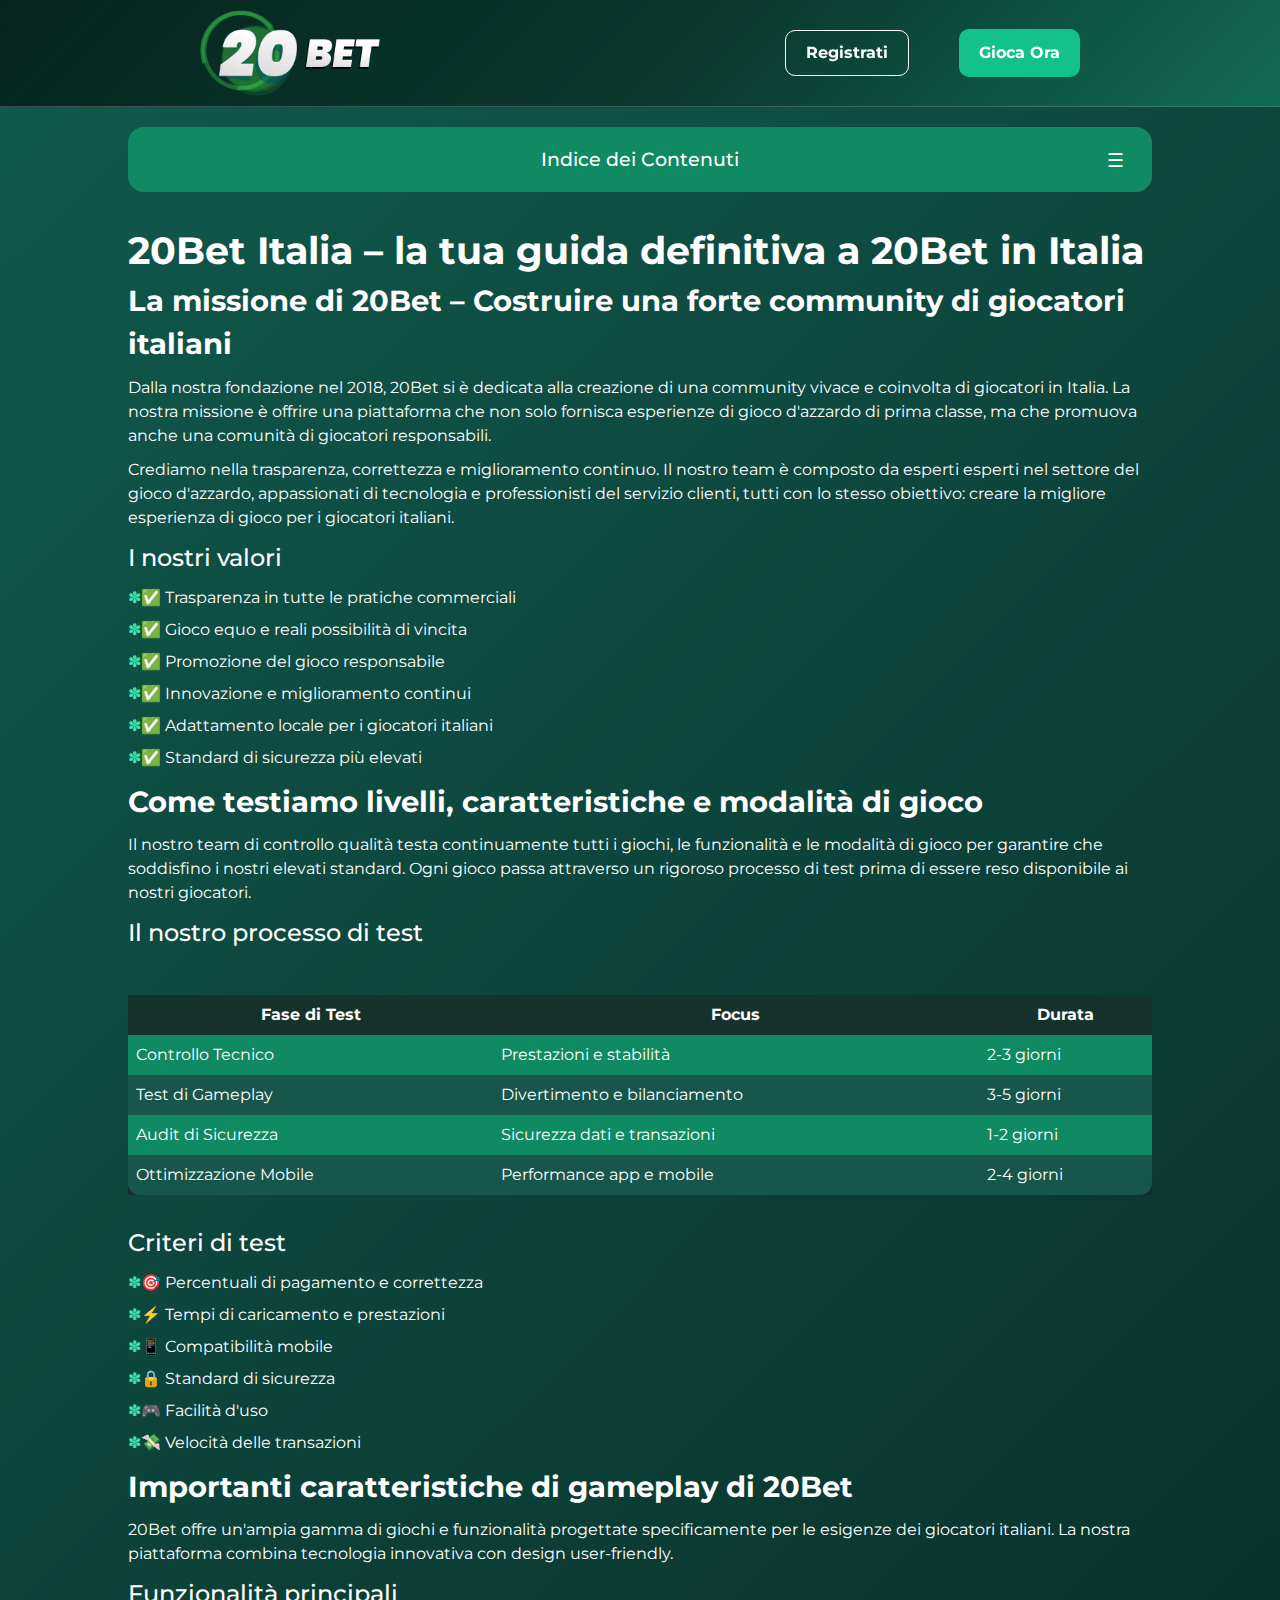
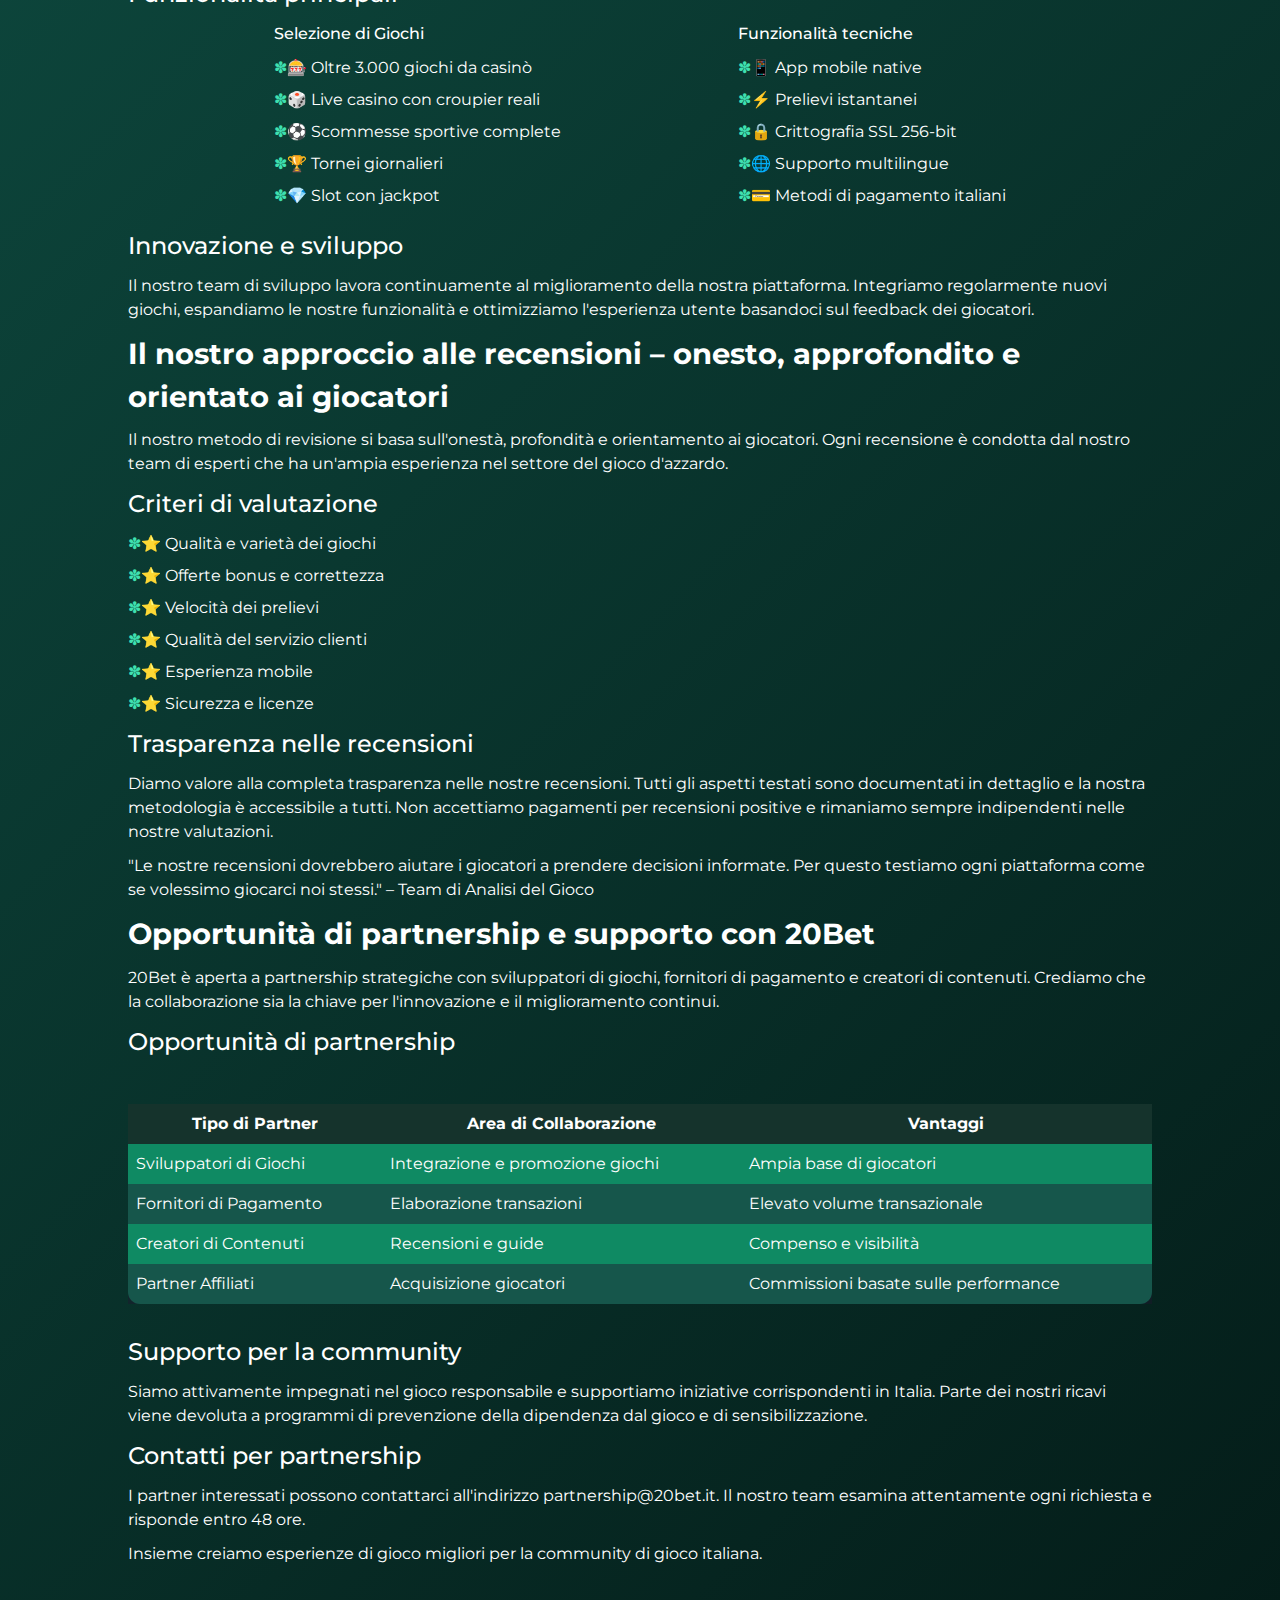
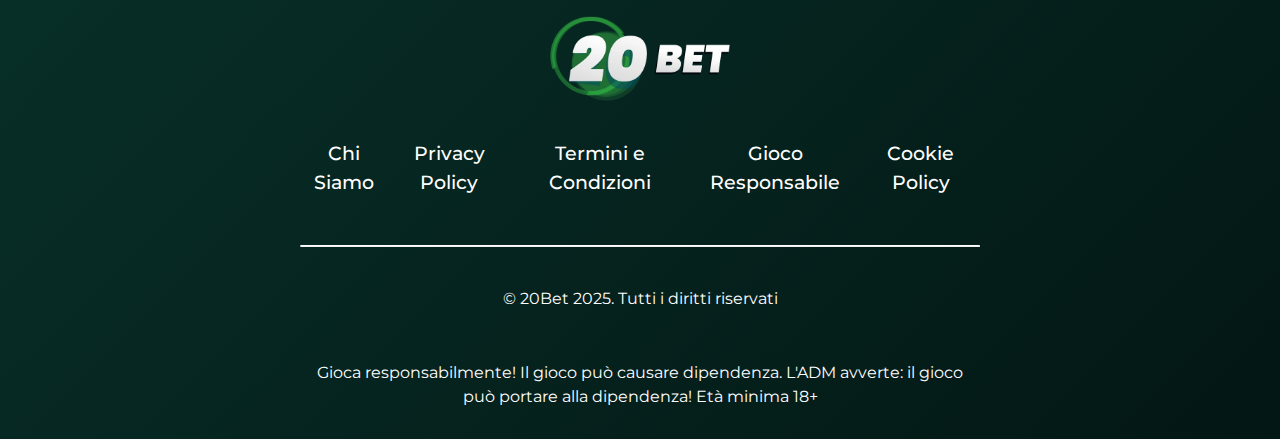
<file: about-us/index.html>
<!DOCTYPE html>
<html lang="it">

<head>
    <meta charset="UTF-8">
    <meta name="viewport" content="width=device-width, initial-scale=1.0">
    <link rel="stylesheet" href="/style.css">
    <link rel="shortcut icon" href="/favicon.ico" type="image/x-icon">

    <title>20Bet Italia – la guida leader alla piattaforma di scommesse e casino</title>
    <meta name="description"
        content="Scopri tutto su 20Bet su 20Bet Italia – consigli, guide, strategie e gli ultimi aggiornamenti per i giocatori in tutta Italia.">
    <meta name="googlebot" content="index,follow,noarchive">

    <link rel="canonical" href="https://www.niclatouring.it/about-us/">

    <meta property="og:type" content="website">
    <meta property="og:title" content="20Bet Italia – la guida leader alla piattaforma di scommesse e casino">
    <meta property="og:description"
        content="Scopri tutto su 20Bet su 20Bet Italia – consigli, guide, strategie e gli ultimi aggiornamenti per i giocatori in tutta Italia.">
    <meta property="og:url" content="https://www.niclatouring.it/about-us/">
    <meta property="og:site_name" content="20Bet Italia">
    <meta property="og:locale" content="it_IT">

    <meta name="twitter:card" content="summary">
    <meta name="twitter:title" content="20Bet Italia – la guida leader alla piattaforma di scommesse e casino">
    <meta name="twitter:description"
        content="Scopri tutto su 20Bet su 20Bet Italia – consigli, guide, strategie e gli ultimi aggiornamenti per i giocatori in tutta Italia.">

    <script type="application/ld+json">
    {
        "@context": "https://schema.org",
        "@type": "WebPage",
        "name": "Chi Siamo - 20Bet Italia",
        "description": "Scopri di più su 20Bet Italia e la nostra missione per i giocatori italiani",
        "url": "https://www.niclatouring.it/about-us/",
        "inLanguage": "it-IT"
    }
    </script>
</head>

<body>

    <header>
        <div class="logo">
            <a href="/"><img src="/img/logo.webp" alt="Logo 20Bet" width="180" height="80"></a>
        </div>

        <div class="header-btn">
            <a href="/play/" rel="nofollow" content="noindex" class="h-violet-btn">Registrati</a>
            <a href="/play/" rel="nofollow" content="noindex" class="h-accent-btn">Gioca Ora</a>
        </div>
    </header>

    <main>
        <div class="wrapper">
            <div class="navigation">
                <input type="checkbox" id="toggle-nav" hidden>
                <label for="toggle-nav" class="txt-nav">Indice dei Contenuti</label>

                <ul class="nav-list">
                    <li class="nav-item"><a href="#missione">La Missione di 20Bet</a></li>
                    <li class="nav-item"><a href="#testare">Testare giochi e funzionalità</a></li>
                    <li class="nav-item"><a href="#funzionalita">Funzionalità di gioco di 20Bet</a></li>
                    <li class="nav-item"><a href="#recensione">Il nostro approccio alle recensioni</a></li>
                    <li class="nav-item"><a href="#partnership">Partnership e supporto</a></li>
                </ul>
            </div>

            <div class="container">
                <h1>20Bet Italia – la tua guida definitiva a 20Bet in Italia</h1>

                <div id="missione">
                    <h2>La missione di 20Bet – Costruire una forte community di giocatori italiani</h2>
                    <p class="txt">Dalla nostra fondazione nel 2018, 20Bet si è dedicata alla creazione di una community
                        vivace e coinvolta di giocatori in Italia. La nostra missione è offrire una piattaforma che non
                        solo fornisca esperienze di gioco d'azzardo di prima classe, ma che promuova anche una comunità
                        di giocatori responsabili.</p>
                    <p class="txt">Crediamo nella trasparenza, correttezza e miglioramento continuo. Il nostro team è
                        composto da esperti esperti nel settore del gioco d'azzardo, appassionati di tecnologia e
                        professionisti del servizio clienti, tutti con lo stesso obiettivo: creare la migliore
                        esperienza di gioco per i giocatori italiani.</p>

                    <h3>I nostri valori</h3>
                    <ul class="txt">
                        <li>✅ Trasparenza in tutte le pratiche commerciali</li>
                        <li>✅ Gioco equo e reali possibilità di vincita</li>
                        <li>✅ Promozione del gioco responsabile</li>
                        <li>✅ Innovazione e miglioramento continui</li>
                        <li>✅ Adattamento locale per i giocatori italiani</li>
                        <li>✅ Standard di sicurezza più elevati</li>
                    </ul>
                </div>

                <div id="testare">
                    <h2>Come testiamo livelli, caratteristiche e modalità di gioco</h2>
                    <p class="txt">Il nostro team di controllo qualità testa continuamente tutti i giochi, le
                        funzionalità e le modalità di gioco per garantire che soddisfino i nostri elevati standard. Ogni
                        gioco passa attraverso un rigoroso processo di test prima di essere reso disponibile ai nostri
                        giocatori.</p>

                    <h3>Il nostro processo di test</h3>
                    <div class="table-wrapper">
                        <table>
                            <thead>
                                <tr>
                                    <th>Fase di Test</th>
                                    <th>Focus</th>
                                    <th>Durata</th>
                                </tr>
                            </thead>
                            <tbody>
                                <tr>
                                    <td>Controllo Tecnico</td>
                                    <td>Prestazioni e stabilità</td>
                                    <td>2-3 giorni</td>
                                </tr>
                                <tr>
                                    <td>Test di Gameplay</td>
                                    <td>Divertimento e bilanciamento</td>
                                    <td>3-5 giorni</td>
                                </tr>
                                <tr>
                                    <td>Audit di Sicurezza</td>
                                    <td>Sicurezza dati e transazioni</td>
                                    <td>1-2 giorni</td>
                                </tr>
                                <tr>
                                    <td>Ottimizzazione Mobile</td>
                                    <td>Performance app e mobile</td>
                                    <td>2-4 giorni</td>
                                </tr>
                            </tbody>
                        </table>
                    </div>

                    <h3>Criteri di test</h3>
                    <ul class="txt">
                        <li>🎯 Percentuali di pagamento e correttezza</li>
                        <li>⚡ Tempi di caricamento e prestazioni</li>
                        <li>📱 Compatibilità mobile</li>
                        <li>🔒 Standard di sicurezza</li>
                        <li>🎮 Facilità d'uso</li>
                        <li>💸 Velocità delle transazioni</li>
                    </ul>
                </div>

                <div id="funzionalita">
                    <h2>Importanti caratteristiche di gameplay di 20Bet</h2>
                    <p class="txt">20Bet offre un'ampia gamma di giochi e funzionalità progettate specificamente per le
                        esigenze dei giocatori italiani. La nostra piattaforma combina tecnologia innovativa con design
                        user-friendly.</p>

                    <h3>Funzionalità principali</h3>
                    <div class="promoties-bonus">
                        <div>
                            <h4>Selezione di Giochi</h4>
                            <ul class="txt">
                                <li>🎰 Oltre 3.000 giochi da casinò</li>
                                <li>🎲 Live casino con croupier reali</li>
                                <li>⚽ Scommesse sportive complete</li>
                                <li>🏆 Tornei giornalieri</li>
                                <li>💎 Slot con jackpot</li>
                            </ul>
                        </div>

                        <div>
                            <h4>Funzionalità tecniche</h4>
                            <ul class="txt">
                                <li>📱 App mobile native</li>
                                <li>⚡ Prelievi istantanei</li>
                                <li>🔒 Crittografia SSL 256-bit</li>
                                <li>🌐 Supporto multilingue</li>
                                <li>💳 Metodi di pagamento italiani</li>
                            </ul>
                        </div>
                    </div>

                    <h3>Innovazione e sviluppo</h3>
                    <p class="txt">Il nostro team di sviluppo lavora continuamente al miglioramento della nostra
                        piattaforma. Integriamo regolarmente nuovi giochi, espandiamo le nostre funzionalità e
                        ottimizziamo l'esperienza utente basandoci sul feedback dei giocatori.</p>
                </div>

                <div id="recensione">
                    <h2>Il nostro approccio alle recensioni – onesto, approfondito e orientato ai giocatori</h2>
                    <p class="txt">Il nostro metodo di revisione si basa sull'onestà, profondità e orientamento ai
                        giocatori. Ogni recensione è condotta dal nostro team di esperti che ha un'ampia esperienza nel
                        settore del gioco d'azzardo.</p>

                    <h3>Criteri di valutazione</h3>
                    <ul class="txt">
                        <li>⭐ Qualità e varietà dei giochi</li>
                        <li>⭐ Offerte bonus e correttezza</li>
                        <li>⭐ Velocità dei prelievi</li>
                        <li>⭐ Qualità del servizio clienti</li>
                        <li>⭐ Esperienza mobile</li>
                        <li>⭐ Sicurezza e licenze</li>
                    </ul>

                    <h3>Trasparenza nelle recensioni</h3>
                    <p class="txt">Diamo valore alla completa trasparenza nelle nostre recensioni. Tutti gli aspetti
                        testati sono documentati in dettaglio e la nostra metodologia è accessibile a tutti. Non
                        accettiamo pagamenti per recensioni positive e rimaniamo sempre indipendenti nelle nostre
                        valutazioni.</p>

                    <p class="txt">"Le nostre recensioni dovrebbero aiutare i giocatori a prendere decisioni informate.
                        Per questo testiamo ogni piattaforma come se volessimo giocarci noi stessi." – Team di Analisi
                        del Gioco</p>
                </div>

                <div id="partnership">
                    <h2>Opportunità di partnership e supporto con 20Bet</h2>
                    <p class="txt">20Bet è aperta a partnership strategiche con sviluppatori di giochi, fornitori di
                        pagamento e creatori di contenuti. Crediamo che la collaborazione sia la chiave per
                        l'innovazione e il miglioramento continui.</p>

                    <h3>Opportunità di partnership</h3>
                    <div class="table-wrapper">
                        <table>
                            <thead>
                                <tr>
                                    <th>Tipo di Partner</th>
                                    <th>Area di Collaborazione</th>
                                    <th>Vantaggi</th>
                                </tr>
                            </thead>
                            <tbody>
                                <tr>
                                    <td>Sviluppatori di Giochi</td>
                                    <td>Integrazione e promozione giochi</td>
                                    <td>Ampia base di giocatori</td>
                                </tr>
                                <tr>
                                    <td>Fornitori di Pagamento</td>
                                    <td>Elaborazione transazioni</td>
                                    <td>Elevato volume transazionale</td>
                                </tr>
                                <tr>
                                    <td>Creatori di Contenuti</td>
                                    <td>Recensioni e guide</td>
                                    <td>Compenso e visibilità</td>
                                </tr>
                                <tr>
                                    <td>Partner Affiliati</td>
                                    <td>Acquisizione giocatori</td>
                                    <td>Commissioni basate sulle performance</td>
                                </tr>
                            </tbody>
                        </table>
                    </div>

                    <h3>Supporto per la community</h3>
                    <p class="txt">Siamo attivamente impegnati nel gioco responsabile e supportiamo iniziative
                        corrispondenti in Italia. Parte dei nostri ricavi viene devoluta a programmi di prevenzione
                        della dipendenza dal gioco e di sensibilizzazione.</p>

                    <h3>Contatti per partnership</h3>
                    <p class="txt">I partner interessati possono contattarci all'indirizzo partnership@20bet.it. Il
                        nostro team esamina attentamente ogni richiesta e risponde entro 48 ore.</p>

                    <p class="txt">Insieme creiamo esperienze di gioco migliori per la community di gioco italiana.</p>
                </div>
            </div>
        </div>
    </main>

    <footer>
        <a href="/">
            <img src="/img/logo.webp" alt="20Bet Italia" width="180" height="50">
        </a>

        <ul>
            <li>
                <a href="/about-us/">Chi Siamo</a>
            </li>
            <li>
                <a href="/privacy-policy/">Privacy Policy</a>
            </li>
            <li>
                <a href="/terms-and-conditions/">Termini e Condizioni</a>
            </li>
            <li>
                <a href="/responsible-gambling/">Gioco Responsabile</a>
            </li>
            <li>
                <a href="/cookie-policy/">Cookie Policy</a>
            </li>
        </ul>

        <hr>

        <p class="txt">
            © 20Bet 2025. Tutti i diritti riservati
        </p>

        <p class="txt">
            Gioca responsabilmente! Il gioco può causare dipendenza. L'ADM avverte: il gioco può portare alla
            dipendenza! Età minima 18+
        </p>
    </footer>
</body>

</html>
</file>
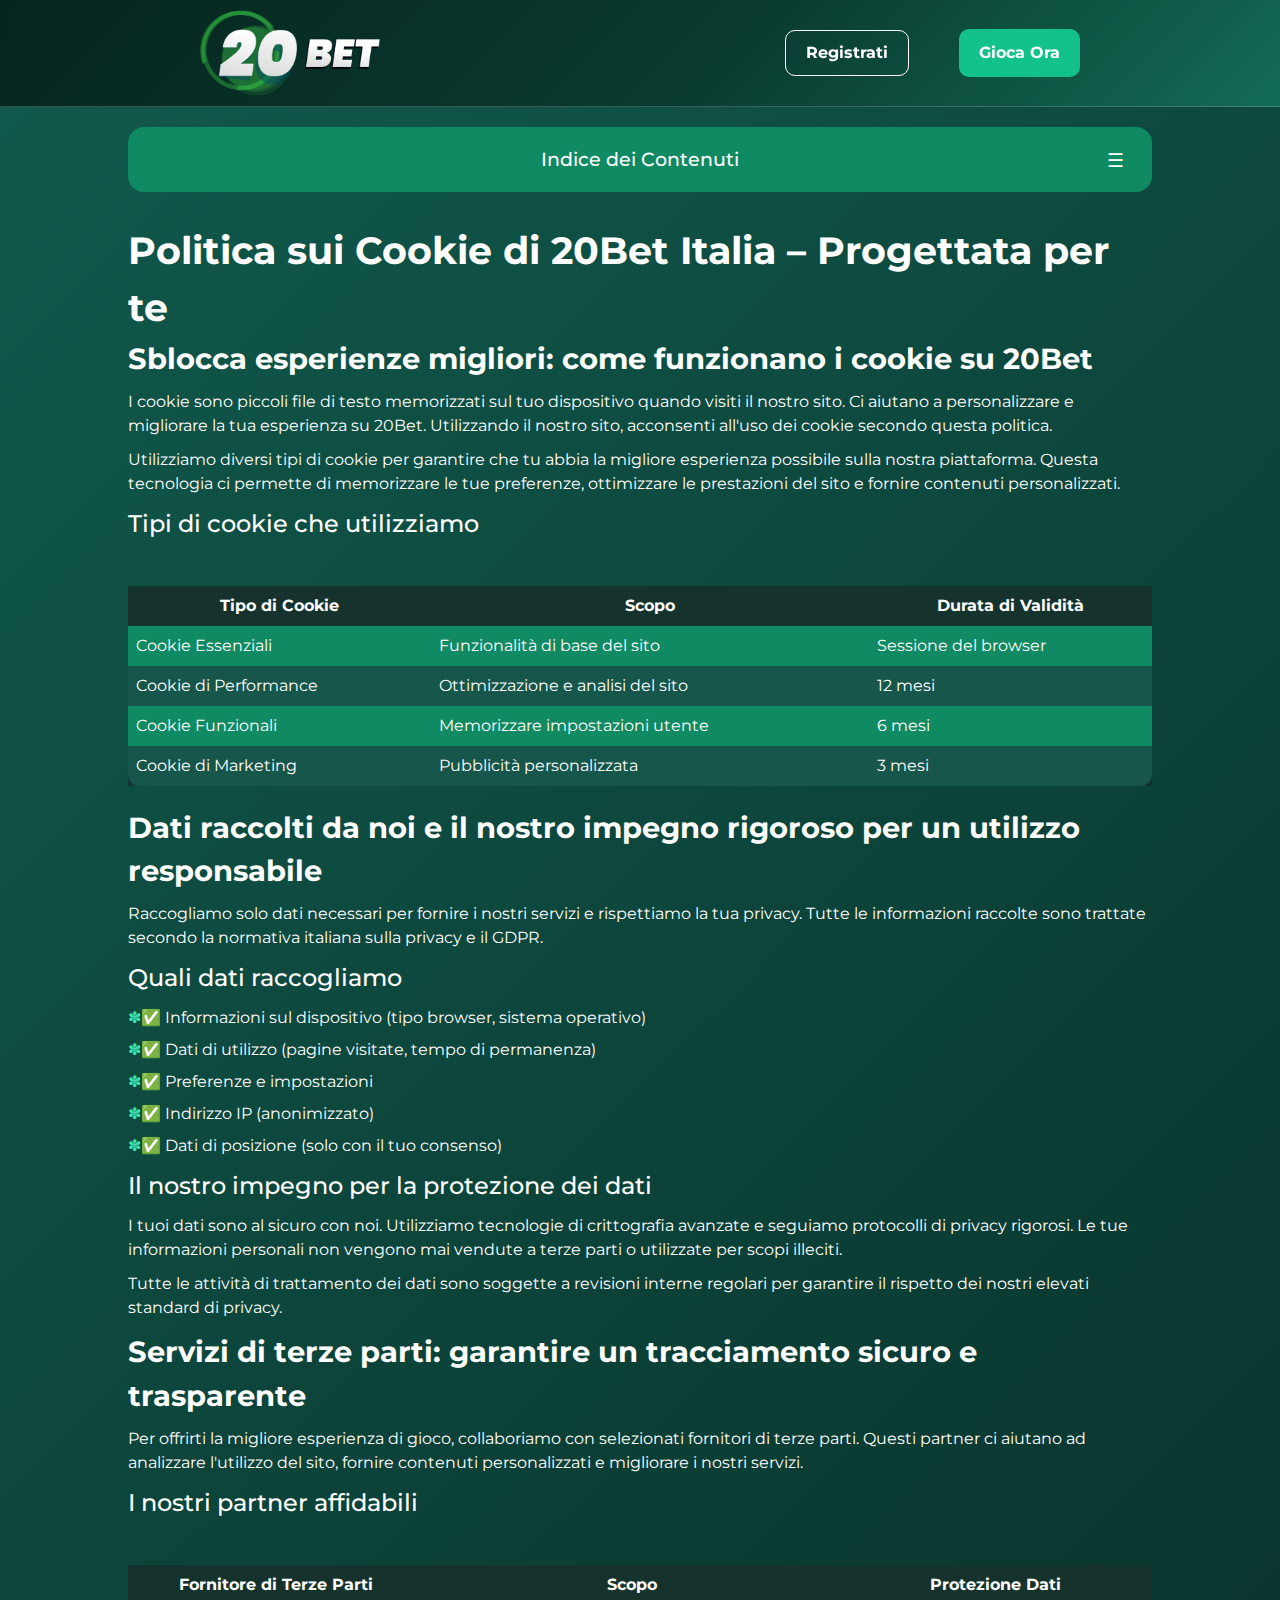
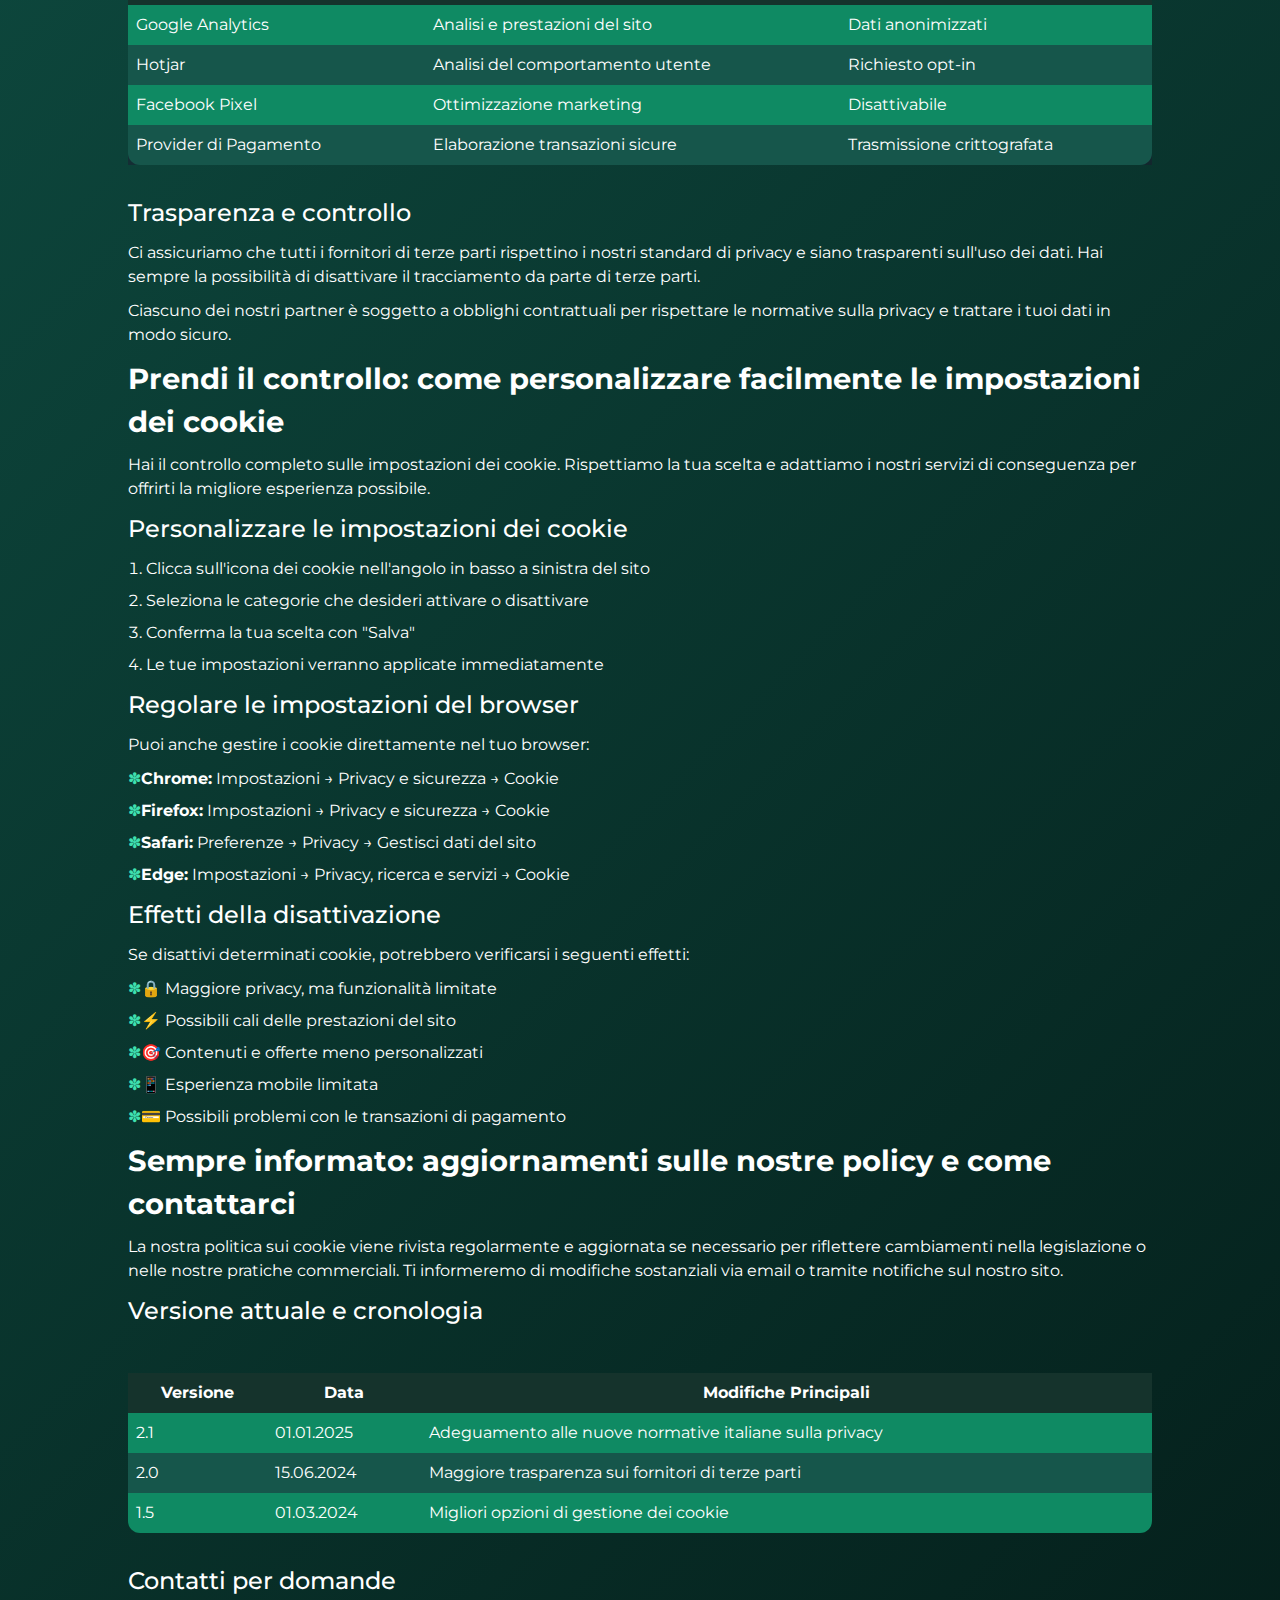
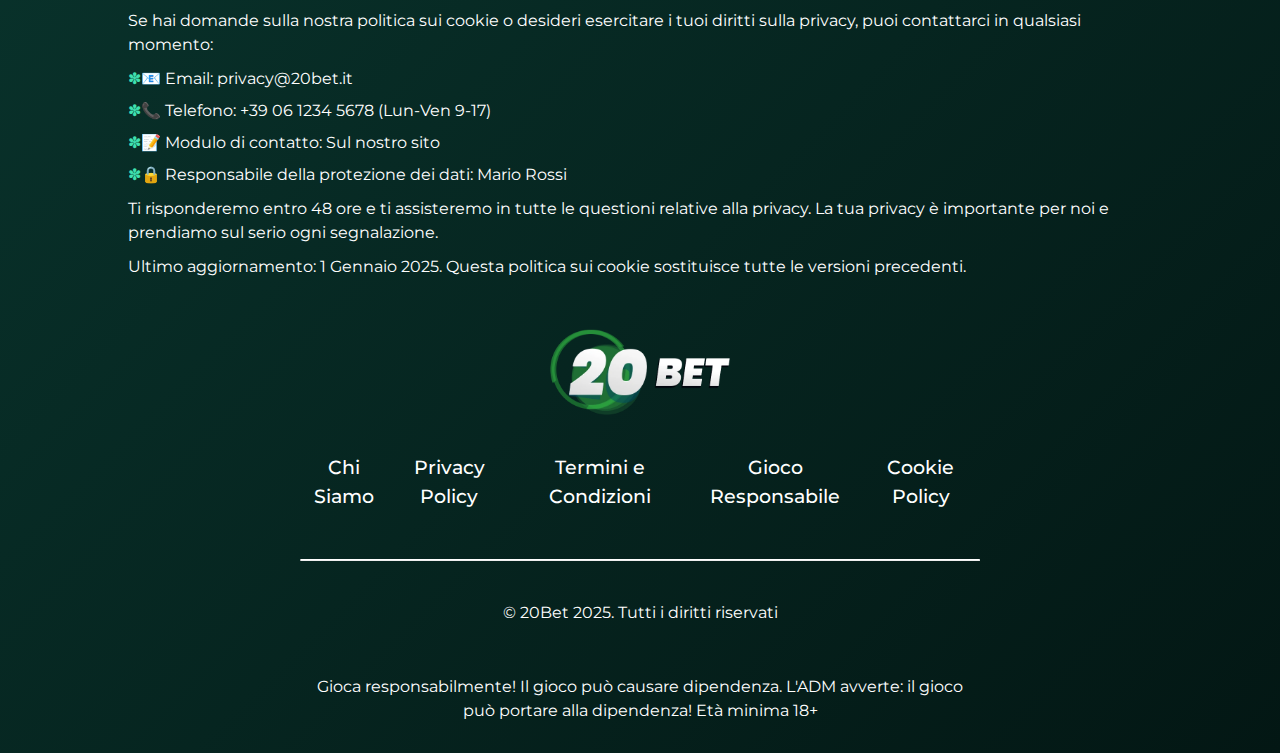
<file: cookie-policy/index.html>
<!DOCTYPE html>
<html lang="it">

<head>
    <meta charset="UTF-8">
    <meta name="viewport" content="width=device-width, initial-scale=1.0">
    <link rel="stylesheet" href="/style.css">
    <link rel="shortcut icon" href="/favicon.ico" type="image/x-icon">

    <title>20Bet Italia – Politica sui Cookie e Privacy</title>
    <meta name="description"
        content="In 20Bet la tua privacy è la nostra priorità. Scopri come i cookie migliorano la tua esperienza e come proteggiamo le tue informazioni personali in modo sicuro e trasparente.">
    <meta name="googlebot" content="index,follow,noarchive">

    <link rel="canonical" href="https://www.niclatouring.it/cookie-policy/">

    <meta property="og:type" content="website">
    <meta property="og:title" content="20Bet Italia – Politica sui Cookie e Privacy">
    <meta property="og:description"
        content="In 20Bet la tua privacy è la nostra priorità. Scopri come i cookie migliorano la tua esperienza e come proteggiamo le tue informazioni personali in modo sicuro e trasparente.">
    <meta property="og:url" content="https://www.niclatouring.it/cookie-policy/">
    <meta property="og:site_name" content="20Bet Italia">
    <meta property="og:locale" content="it_IT">

    <meta name="twitter:card" content="summary">
    <meta name="twitter:title" content="20Bet Italia – Politica sui Cookie e Privacy">
    <meta name="twitter:description"
        content="In 20Bet la tua privacy è la nostra priorità. Scopri come i cookie migliorano la tua esperienza e come proteggiamo le tue informazioni personali in modo sicuro e trasparente.">

    <script type="application/ld+json">
    {
        "@context": "https://schema.org",
        "@type": "WebPage",
        "name": "Politica sui Cookie - 20Bet Italia",
        "description": "Politica sui cookie e informativa sulla privacy per 20Bet Italia",
        "url": "https://www.niclatouring.it/cookie-policy/",
        "inLanguage": "it-IT"
    }
    </script>
</head>

<body>

    <header>
        <div class="logo">
            <a href="/"><img src="/img/logo.webp" alt="Logo 20Bet" width="180" height="80"></a>
        </div>

        <div class="header-btn">
            <a href="/play/" rel="nofollow" content="noindex" class="h-violet-btn">Registrati</a>
            <a href="/play/" rel="nofollow" content="noindex" class="h-accent-btn">Gioca Ora</a>
        </div>
    </header>

    <main>
        <div class="wrapper">
            <div class="navigation">
                <input type="checkbox" id="toggle-nav" hidden>
                <label for="toggle-nav" class="txt-nav">Indice dei Contenuti</label>

                <ul class="nav-list">
                    <li class="nav-item"><a href="#funzione">Come funzionano i cookie su 20Bet</a></li>
                    <li class="nav-item"><a href="#raccolta">Raccolta dati e utilizzo responsabile</a></li>
                    <li class="nav-item"><a href="#terze-parti">Servizi di terze parti e tracciamento</a></li>
                    <li class="nav-item"><a href="#impostazioni">Personalizzare le impostazioni dei cookie</a></li>
                    <li class="nav-item"><a href="#aggiornamenti">Aggiornamenti della policy e contatti</a></li>
                </ul>
            </div>

            <div class="container">
                <h1>Politica sui Cookie di 20Bet Italia – Progettata per te</h1>

                <div id="funzione">
                    <h2>Sblocca esperienze migliori: come funzionano i cookie su 20Bet</h2>
                    <p class="txt">I cookie sono piccoli file di testo memorizzati sul tuo dispositivo quando visiti il
                        nostro sito. Ci aiutano a personalizzare e migliorare la tua esperienza su 20Bet. Utilizzando il
                        nostro sito, acconsenti all'uso dei cookie secondo questa politica.</p>
                    <p class="txt">Utilizziamo diversi tipi di cookie per garantire che tu abbia la migliore esperienza
                        possibile sulla nostra piattaforma. Questa tecnologia ci permette di memorizzare le tue
                        preferenze, ottimizzare le prestazioni del sito e fornire contenuti personalizzati.</p>

                    <h3>Tipi di cookie che utilizziamo</h3>
                    <div class="table-wrapper">
                        <table>
                            <thead>
                                <tr>
                                    <th>Tipo di Cookie</th>
                                    <th>Scopo</th>
                                    <th>Durata di Validità</th>
                                </tr>
                            </thead>
                            <tbody>
                                <tr>
                                    <td>Cookie Essenziali</td>
                                    <td>Funzionalità di base del sito</td>
                                    <td>Sessione del browser</td>
                                </tr>
                                <tr>
                                    <td>Cookie di Performance</td>
                                    <td>Ottimizzazione e analisi del sito</td>
                                    <td>12 mesi</td>
                                </tr>
                                <tr>
                                    <td>Cookie Funzionali</td>
                                    <td>Memorizzare impostazioni utente</td>
                                    <td>6 mesi</td>
                                </tr>
                                <tr>
                                    <td>Cookie di Marketing</td>
                                    <td>Pubblicità personalizzata</td>
                                    <td>3 mesi</td>
                                </tr>
                            </tbody>
                        </table>
                    </div>
                </div>

                <div id="raccolta">
                    <h2>Dati raccolti da noi e il nostro impegno rigoroso per un utilizzo responsabile</h2>
                    <p class="txt">Raccogliamo solo dati necessari per fornire i nostri servizi e rispettiamo la tua
                        privacy. Tutte le informazioni raccolte sono trattate secondo la normativa italiana sulla
                        privacy e il GDPR.</p>

                    <h3>Quali dati raccogliamo</h3>
                    <ul class="txt">
                        <li>✅ Informazioni sul dispositivo (tipo browser, sistema operativo)</li>
                        <li>✅ Dati di utilizzo (pagine visitate, tempo di permanenza)</li>
                        <li>✅ Preferenze e impostazioni</li>
                        <li>✅ Indirizzo IP (anonimizzato)</li>
                        <li>✅ Dati di posizione (solo con il tuo consenso)</li>
                    </ul>

                    <h3>Il nostro impegno per la protezione dei dati</h3>
                    <p class="txt">I tuoi dati sono al sicuro con noi. Utilizziamo tecnologie di crittografia avanzate e
                        seguiamo protocolli di privacy rigorosi. Le tue informazioni personali non vengono mai vendute a
                        terze parti o utilizzate per scopi illeciti.</p>
                    <p class="txt">Tutte le attività di trattamento dei dati sono soggette a revisioni interne regolari
                        per garantire il rispetto dei nostri elevati standard di privacy.</p>
                </div>

                <div id="terze-parti">
                    <h2>Servizi di terze parti: garantire un tracciamento sicuro e trasparente</h2>
                    <p class="txt">Per offrirti la migliore esperienza di gioco, collaboriamo con selezionati fornitori
                        di terze parti. Questi partner ci aiutano ad analizzare l'utilizzo del sito, fornire contenuti
                        personalizzati e migliorare i nostri servizi.</p>

                    <h3>I nostri partner affidabili</h3>
                    <div class="table-wrapper">
                        <table>
                            <thead>
                                <tr>
                                    <th>Fornitore di Terze Parti</th>
                                    <th>Scopo</th>
                                    <th>Protezione Dati</th>
                                </tr>
                            </thead>
                            <tbody>
                                <tr>
                                    <td>Google Analytics</td>
                                    <td>Analisi e prestazioni del sito</td>
                                    <td>Dati anonimizzati</td>
                                </tr>
                                <tr>
                                    <td>Hotjar</td>
                                    <td>Analisi del comportamento utente</td>
                                    <td>Richiesto opt-in</td>
                                </tr>
                                <tr>
                                    <td>Facebook Pixel</td>
                                    <td>Ottimizzazione marketing</td>
                                    <td>Disattivabile</td>
                                </tr>
                                <tr>
                                    <td>Provider di Pagamento</td>
                                    <td>Elaborazione transazioni sicure</td>
                                    <td>Trasmissione crittografata</td>
                                </tr>
                            </tbody>
                        </table>
                    </div>

                    <h3>Trasparenza e controllo</h3>
                    <p class="txt">Ci assicuriamo che tutti i fornitori di terze parti rispettino i nostri standard di
                        privacy e siano trasparenti sull'uso dei dati. Hai sempre la possibilità di disattivare il
                        tracciamento da parte di terze parti.</p>
                    <p class="txt">Ciascuno dei nostri partner è soggetto a obblighi contrattuali per rispettare le
                        normative sulla privacy e trattare i tuoi dati in modo sicuro.</p>
                </div>

                <div id="impostazioni">
                    <h2>Prendi il controllo: come personalizzare facilmente le impostazioni dei cookie</h2>
                    <p class="txt">Hai il controllo completo sulle impostazioni dei cookie. Rispettiamo la tua scelta e
                        adattiamo i nostri servizi di conseguenza per offrirti la migliore esperienza possibile.</p>

                    <h3>Personalizzare le impostazioni dei cookie</h3>
                    <ol class="txt">
                        <li>Clicca sull'icona dei cookie nell'angolo in basso a sinistra del sito</li>
                        <li>Seleziona le categorie che desideri attivare o disattivare</li>
                        <li>Conferma la tua scelta con "Salva"</li>
                        <li>Le tue impostazioni verranno applicate immediatamente</li>
                    </ol>

                    <h3>Regolare le impostazioni del browser</h3>
                    <p class="txt">Puoi anche gestire i cookie direttamente nel tuo browser:</p>
                    <ul class="txt">
                        <li><strong>Chrome:</strong> Impostazioni → Privacy e sicurezza → Cookie</li>
                        <li><strong>Firefox:</strong> Impostazioni → Privacy e sicurezza → Cookie</li>
                        <li><strong>Safari:</strong> Preferenze → Privacy → Gestisci dati del sito</li>
                        <li><strong>Edge:</strong> Impostazioni → Privacy, ricerca e servizi → Cookie</li>
                    </ul>

                    <h3>Effetti della disattivazione</h3>
                    <p class="txt">Se disattivi determinati cookie, potrebbero verificarsi i seguenti effetti:</p>
                    <ul class="txt">
                        <li>🔒 Maggiore privacy, ma funzionalità limitate</li>
                        <li>⚡ Possibili cali delle prestazioni del sito</li>
                        <li>🎯 Contenuti e offerte meno personalizzati</li>
                        <li>📱 Esperienza mobile limitata</li>
                        <li>💳 Possibili problemi con le transazioni di pagamento</li>
                    </ul>
                </div>

                <div id="aggiornamenti">
                    <h2>Sempre informato: aggiornamenti sulle nostre policy e come contattarci</h2>
                    <p class="txt">La nostra politica sui cookie viene rivista regolarmente e aggiornata se necessario
                        per riflettere cambiamenti nella legislazione o nelle nostre pratiche commerciali. Ti
                        informeremo di modifiche sostanziali via email o tramite notifiche sul nostro sito.</p>

                    <h3>Versione attuale e cronologia</h3>
                    <div class="table-wrapper">
                        <table>
                            <thead>
                                <tr>
                                    <th>Versione</th>
                                    <th>Data</th>
                                    <th>Modifiche Principali</th>
                                </tr>
                            </thead>
                            <tbody>
                                <tr>
                                    <td>2.1</td>
                                    <td>01.01.2025</td>
                                    <td>Adeguamento alle nuove normative italiane sulla privacy</td>
                                </tr>
                                <tr>
                                    <td>2.0</td>
                                    <td>15.06.2024</td>
                                    <td>Maggiore trasparenza sui fornitori di terze parti</td>
                                </tr>
                                <tr>
                                    <td>1.5</td>
                                    <td>01.03.2024</td>
                                    <td>Migliori opzioni di gestione dei cookie</td>
                                </tr>
                            </tbody>
                        </table>
                    </div>

                    <h3>Contatti per domande</h3>
                    <p class="txt">Se hai domande sulla nostra politica sui cookie o desideri esercitare i tuoi diritti
                        sulla privacy, puoi contattarci in qualsiasi momento:</p>
                    <ul class="txt">
                        <li>📧 Email: privacy@20bet.it</li>
                        <li>📞 Telefono: +39 06 1234 5678 (Lun-Ven 9-17)</li>
                        <li>📝 Modulo di contatto: Sul nostro sito</li>
                        <li>🔒 Responsabile della protezione dei dati: Mario Rossi</li>
                    </ul>

                    <p class="txt">Ti risponderemo entro 48 ore e ti assisteremo in tutte le questioni relative alla
                        privacy. La tua privacy è importante per noi e prendiamo sul serio ogni segnalazione.</p>
                </div>

                <p class="txt">Ultimo aggiornamento: 1 Gennaio 2025. Questa politica sui cookie sostituisce tutte le
                    versioni precedenti.</p>
            </div>
        </div>
    </main>

    <footer>
        <a href="/">
            <img src="/img/logo.webp" alt="20Bet Italia" width="180" height="50">
        </a>

        <ul>
            <li>
                <a href="/about-us/">Chi Siamo</a>
            </li>
            <li>
                <a href="/privacy-policy/">Privacy Policy</a>
            </li>
            <li>
                <a href="/terms-and-conditions/">Termini e Condizioni</a>
            </li>
            <li>
                <a href="/responsible-gambling/">Gioco Responsabile</a>
            </li>
            <li>
                <a href="/cookie-policy/">Cookie Policy</a>
            </li>
        </ul>

        <hr>

        <p class="txt">
            © 20Bet 2025. Tutti i diritti riservati
        </p>

        <p class="txt">
            Gioca responsabilmente! Il gioco può causare dipendenza. L'ADM avverte: il gioco può portare alla
            dipendenza! Età minima 18+
        </p>
    </footer>
</body>

</html>
</file>
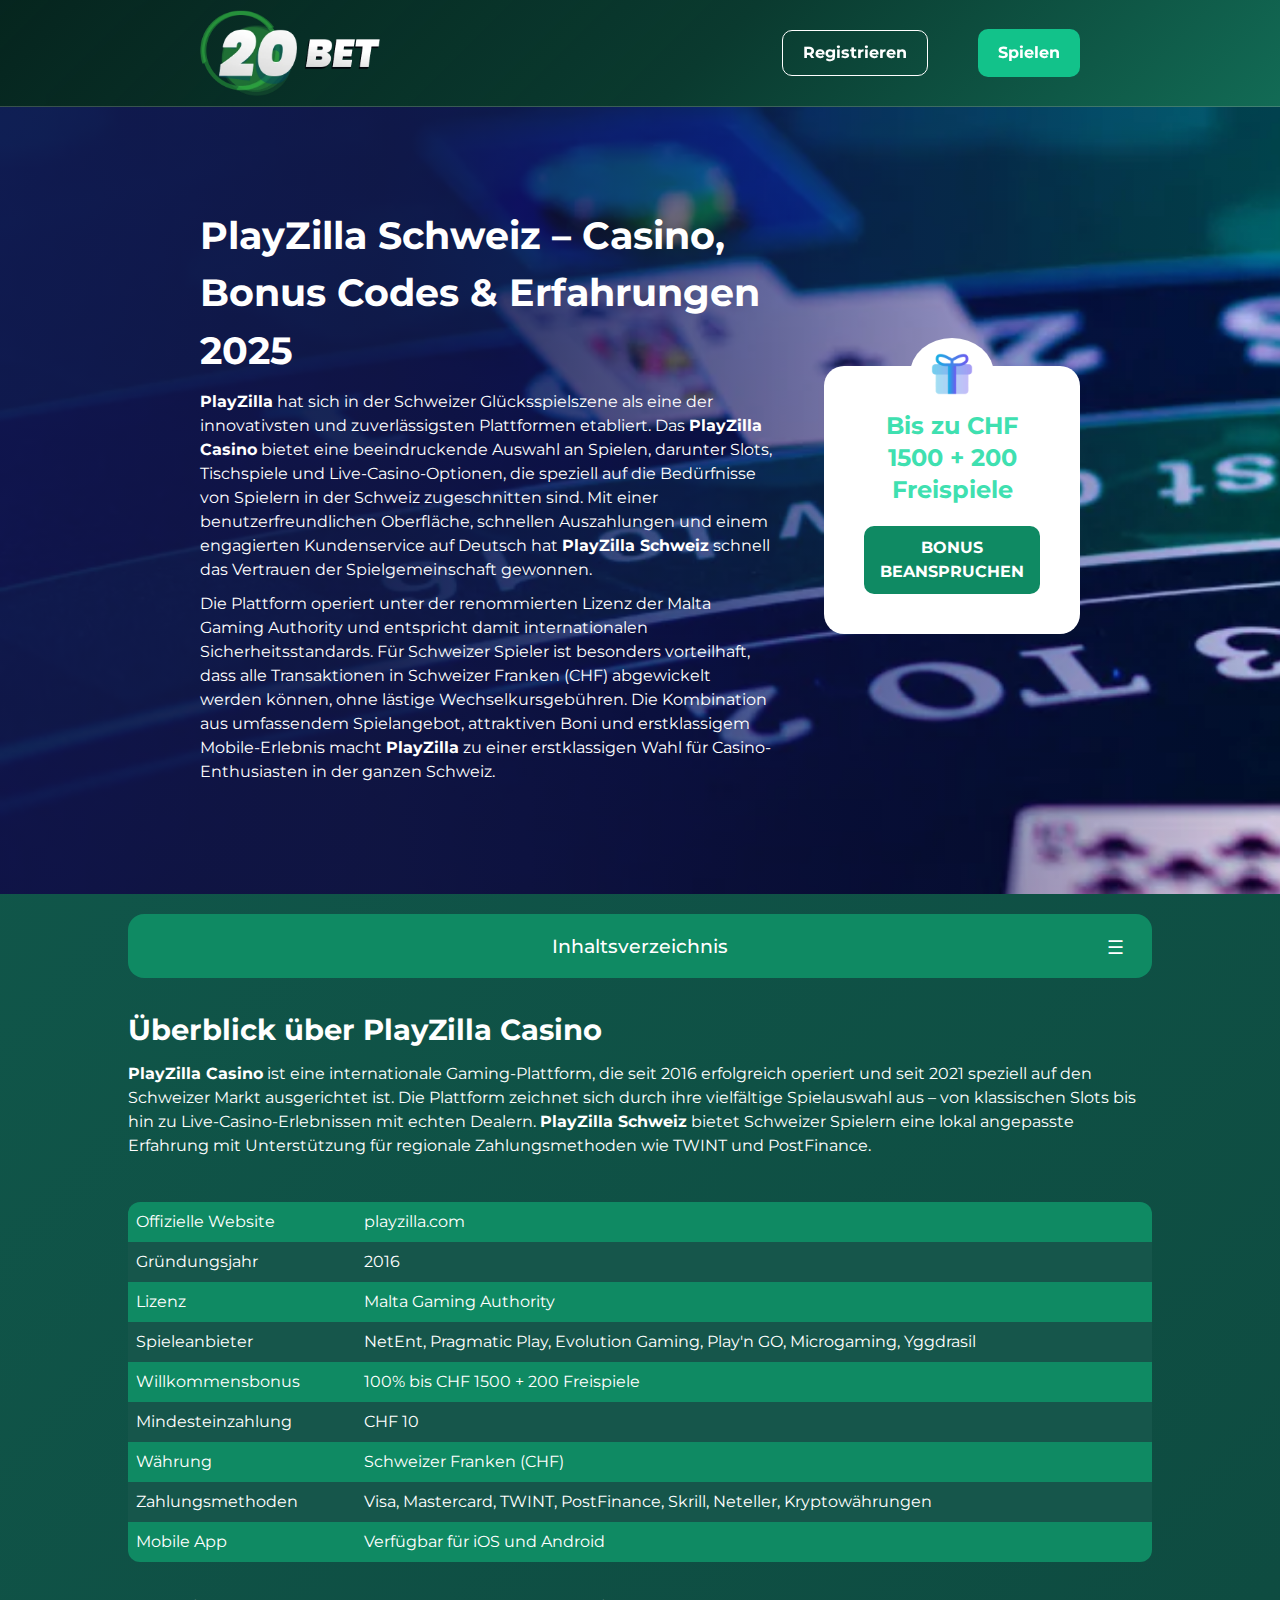
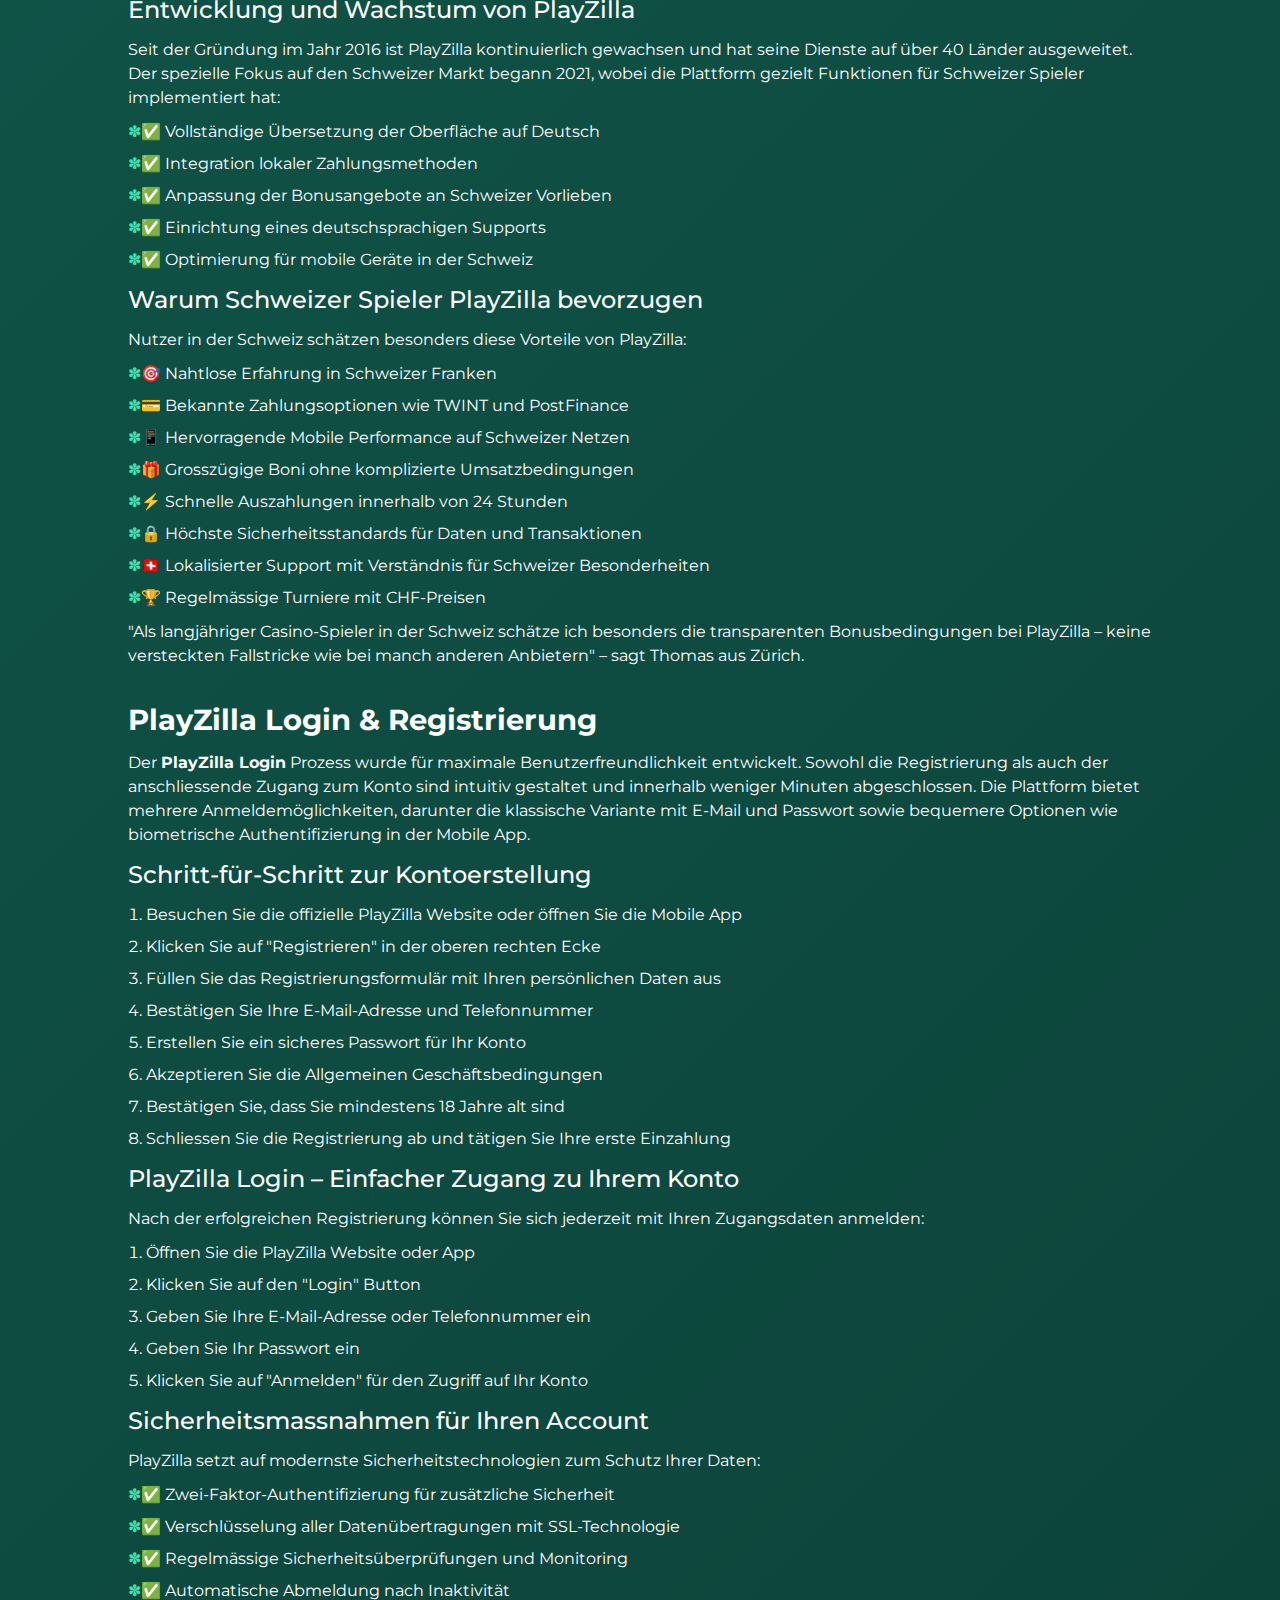
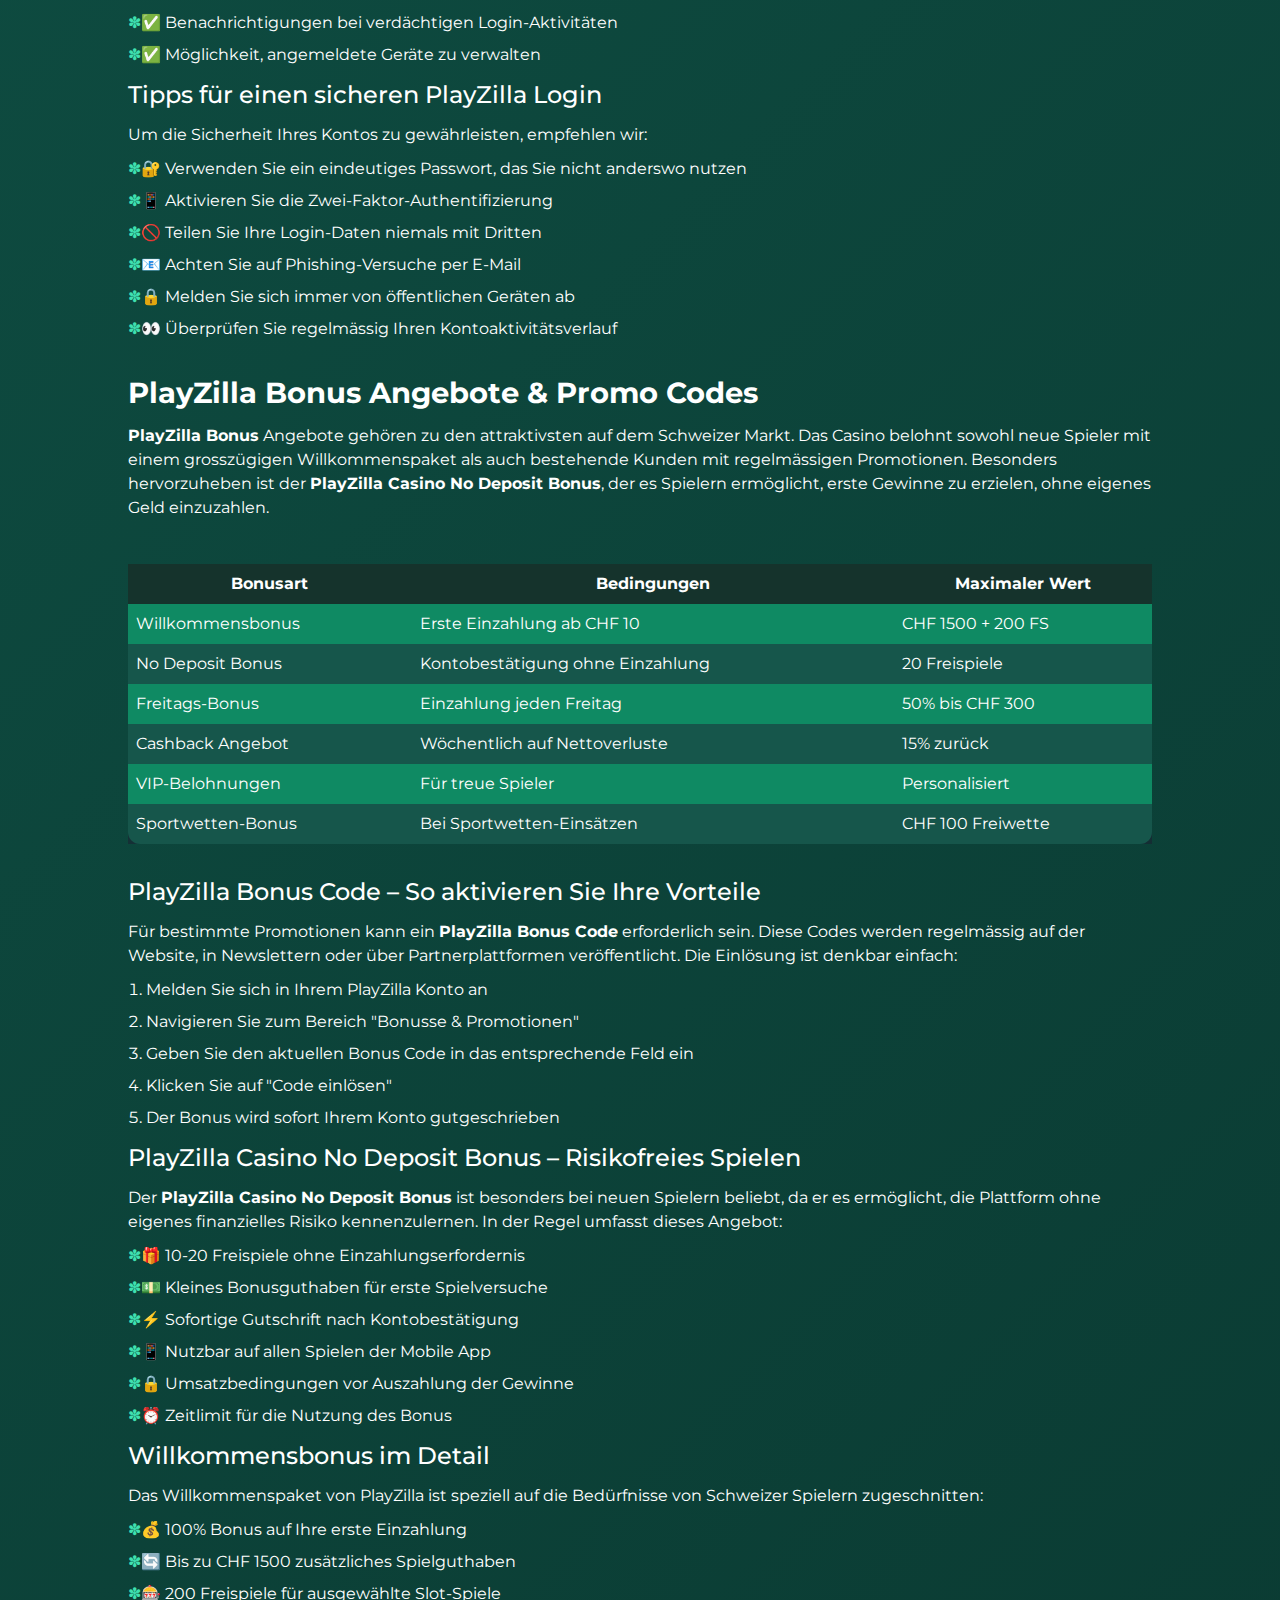
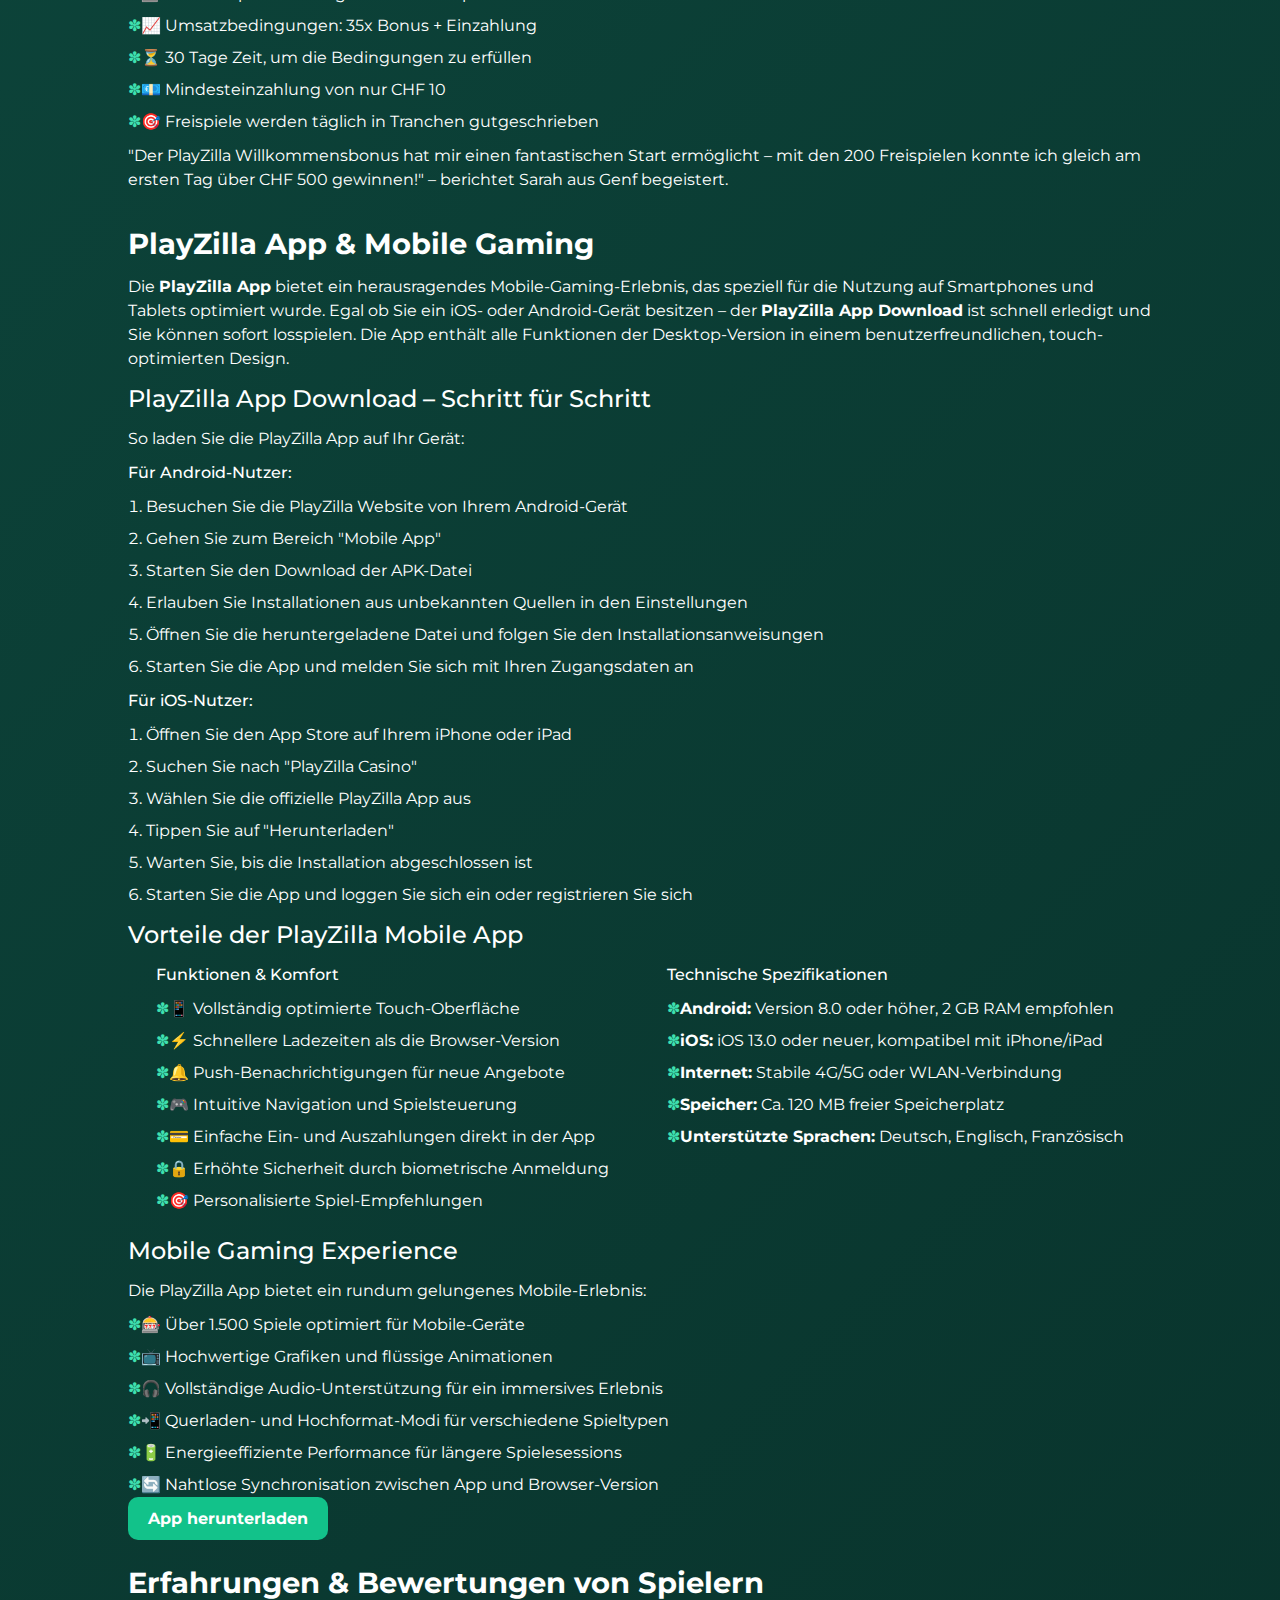
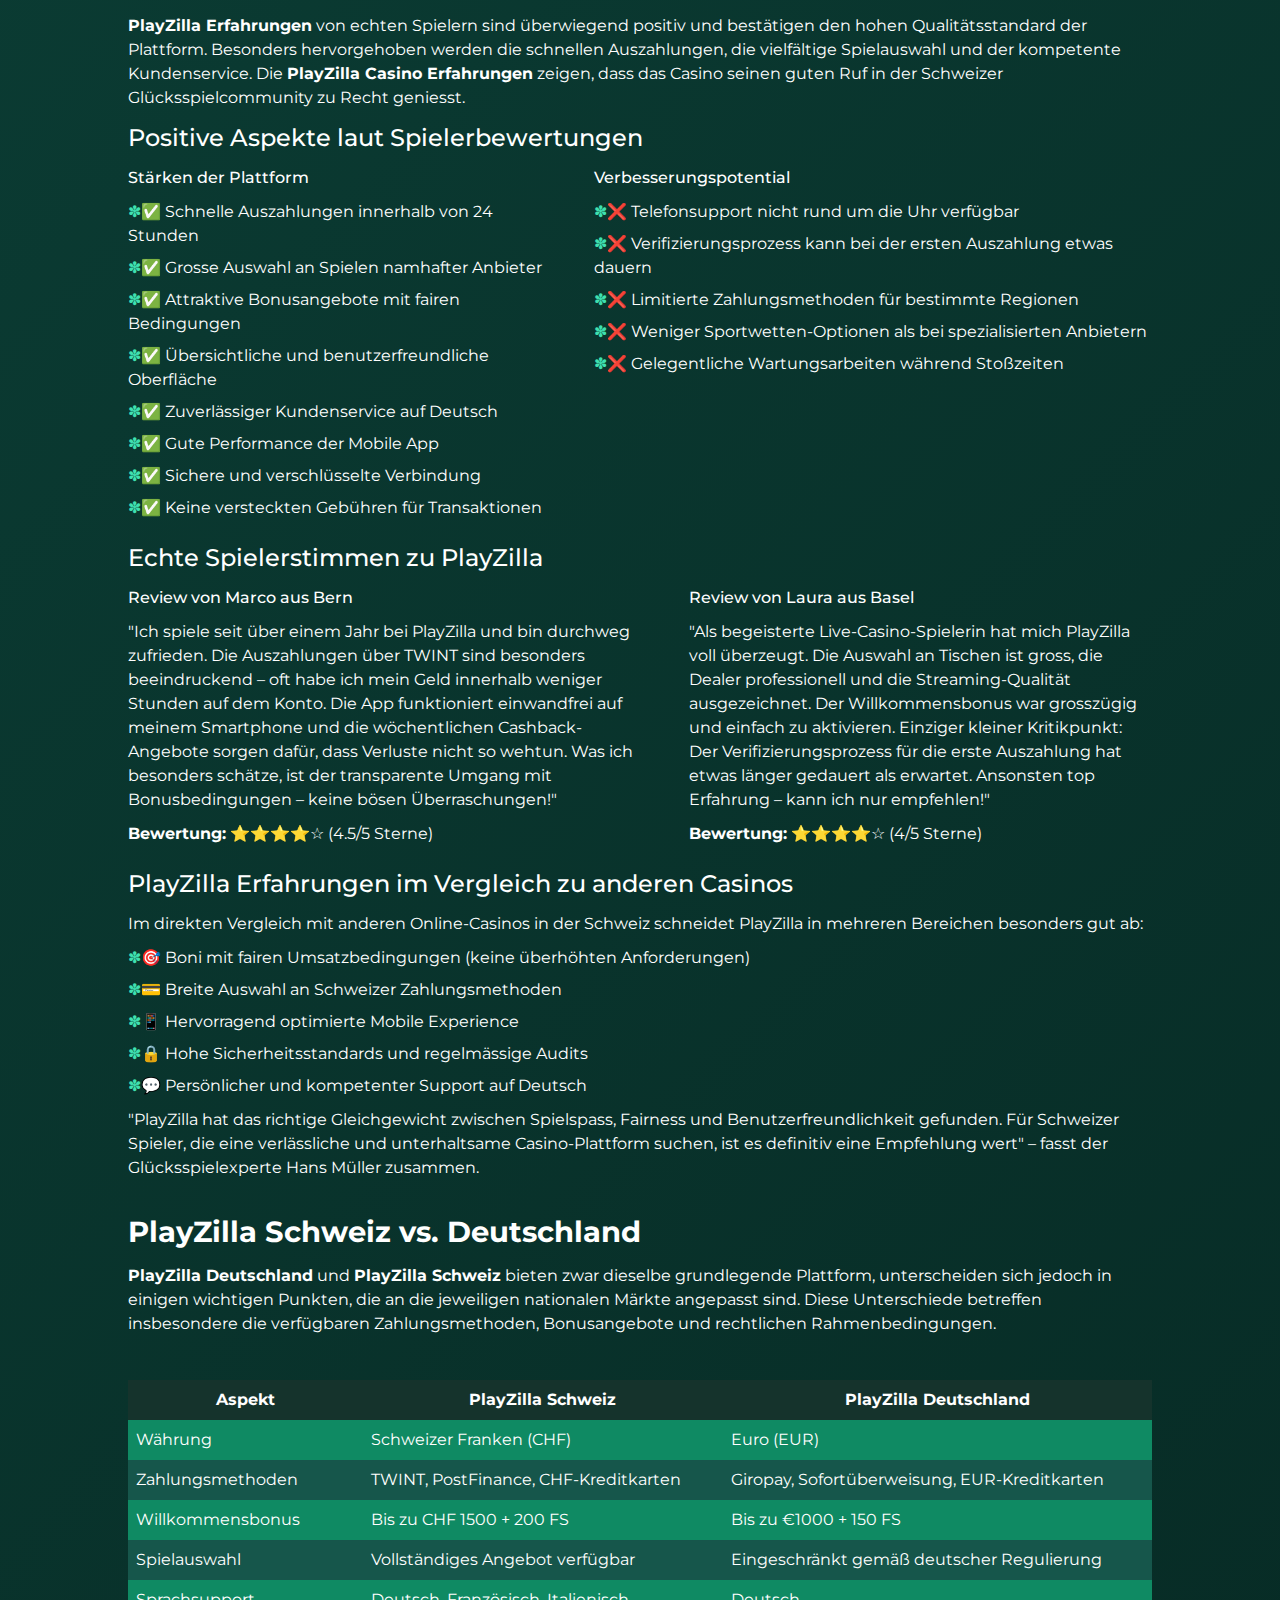
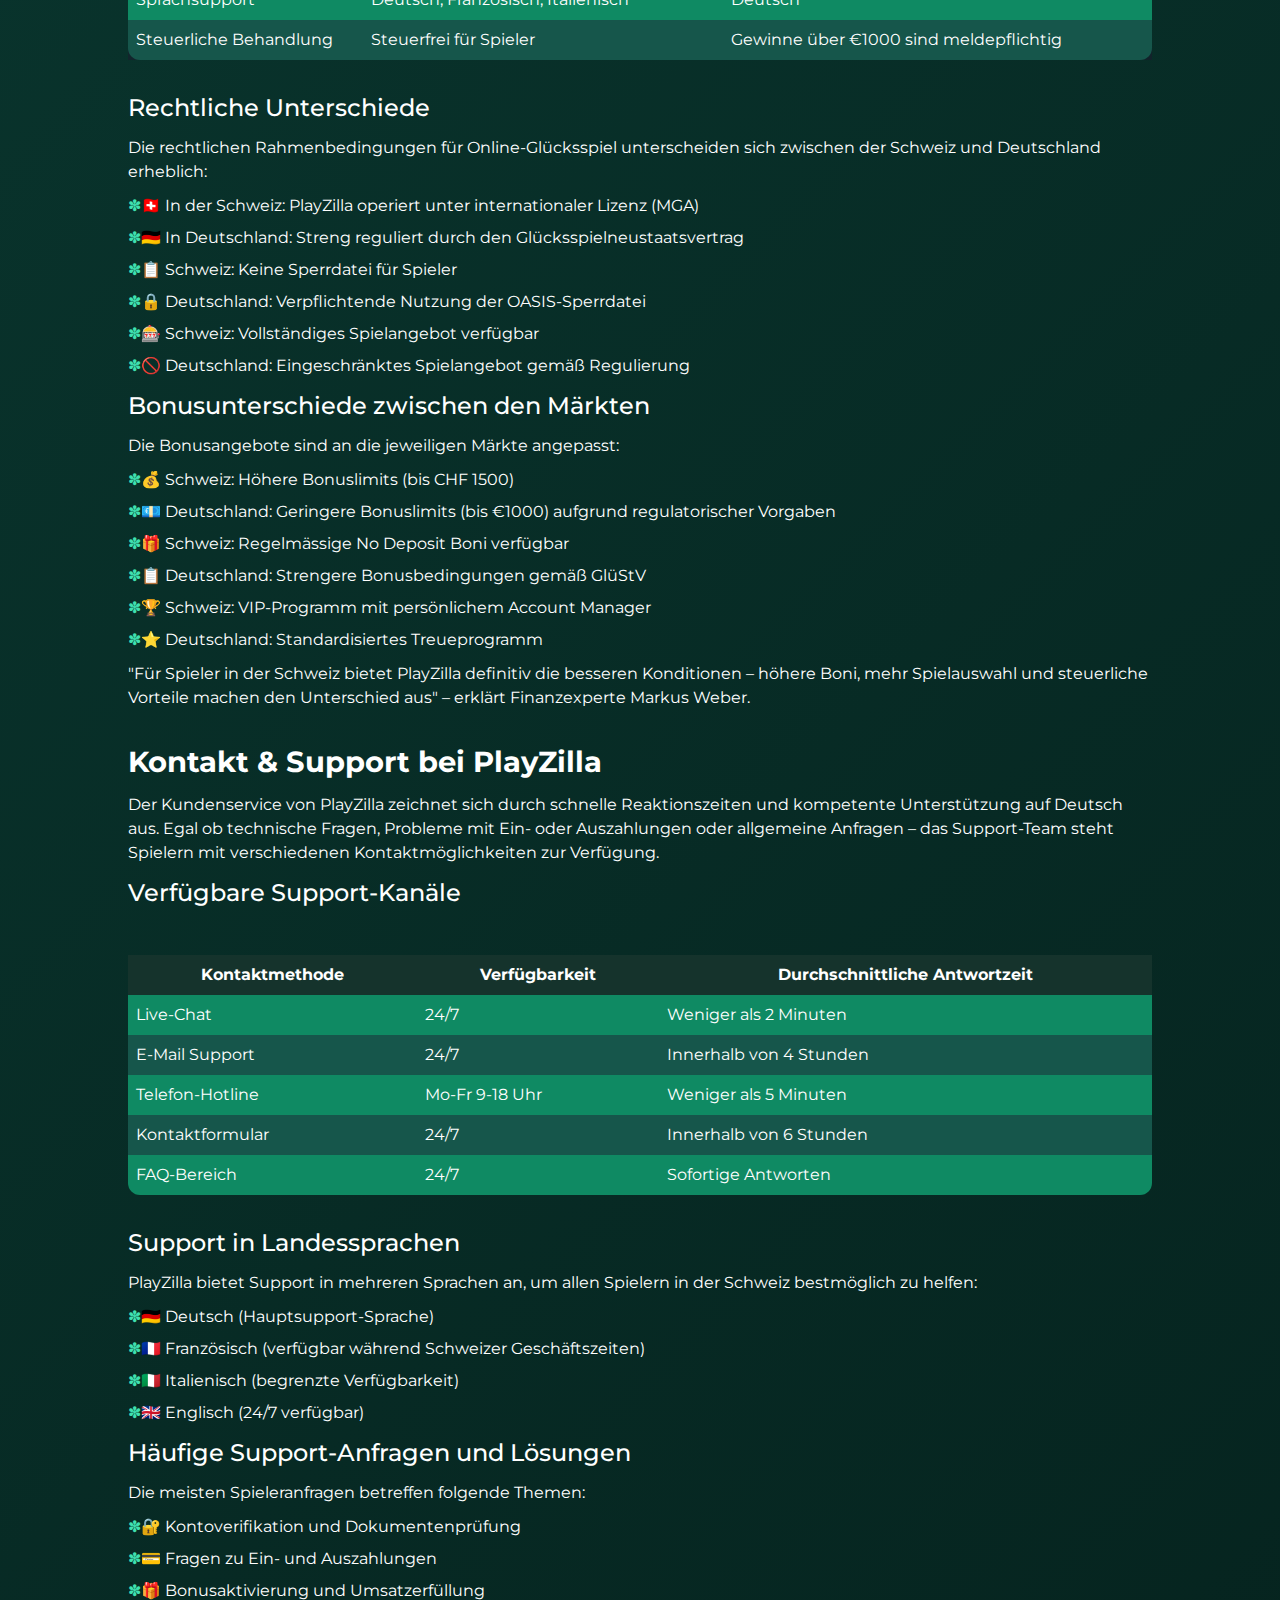
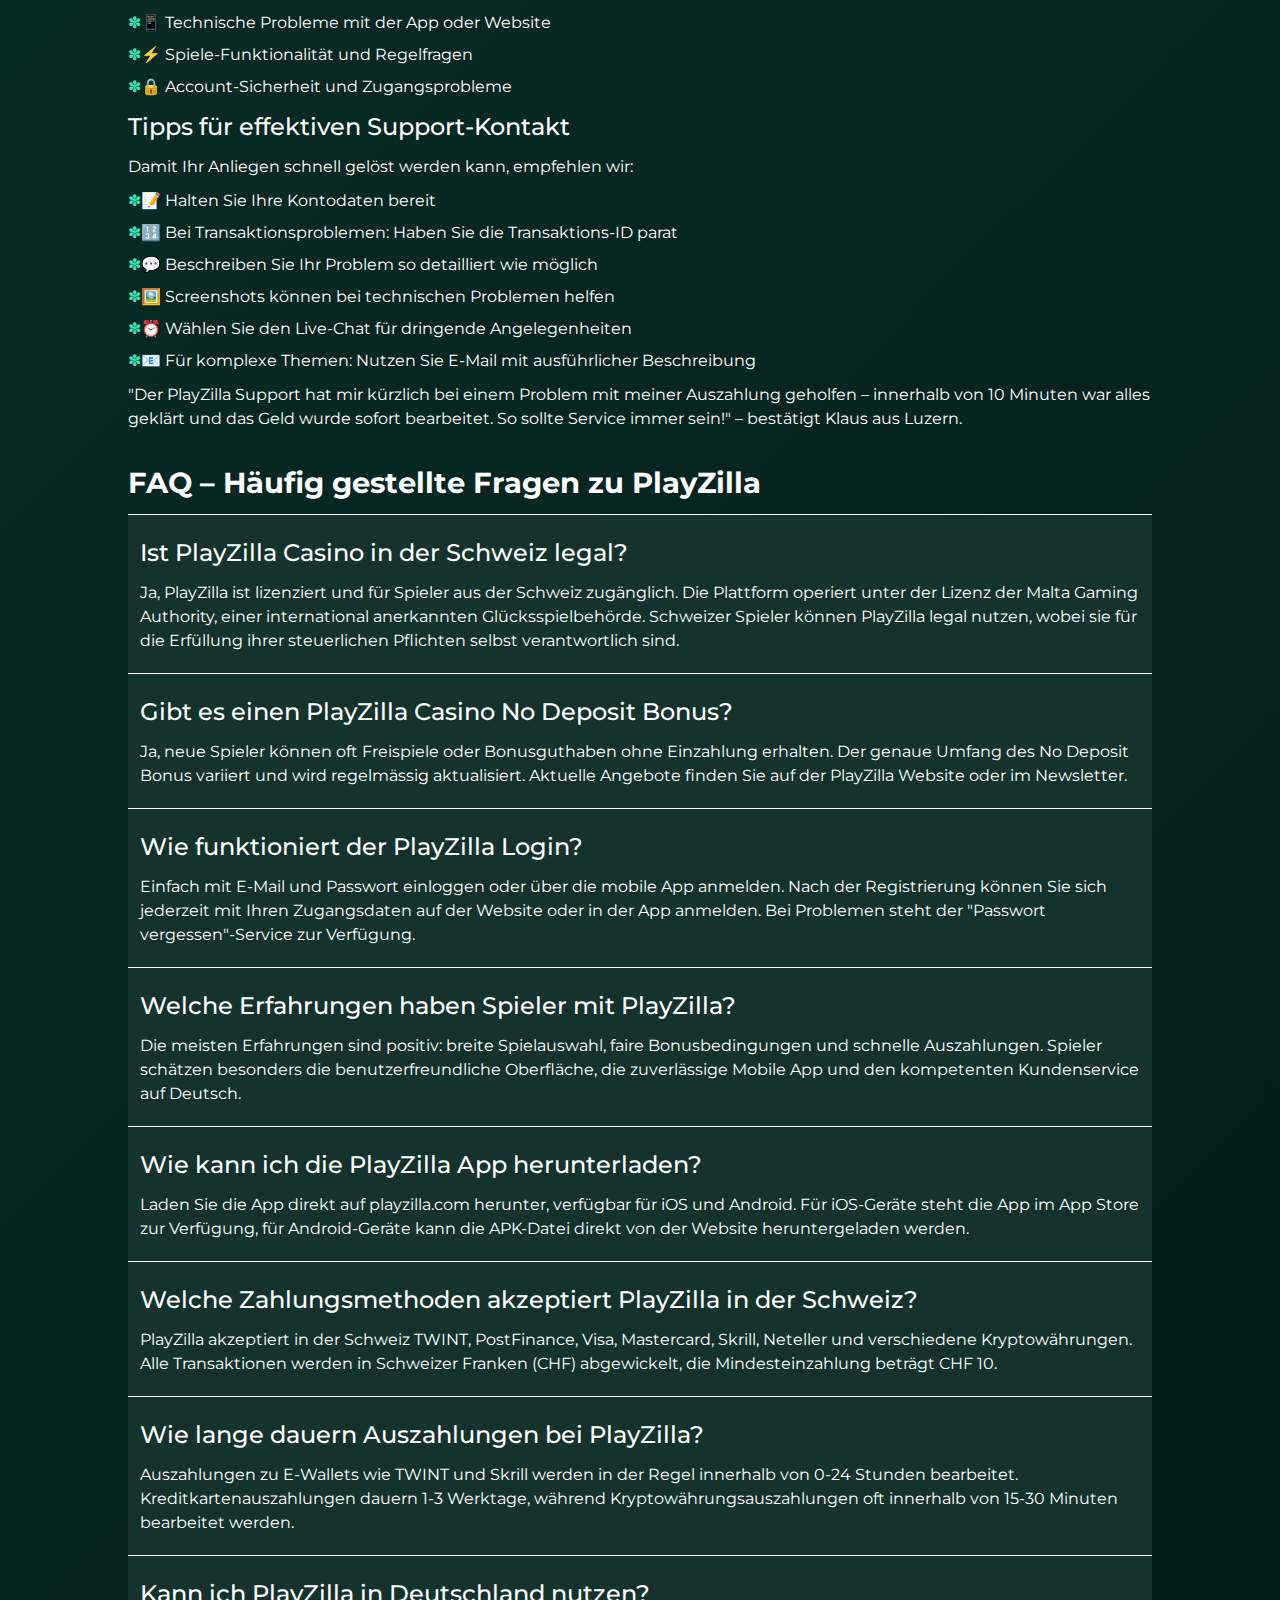
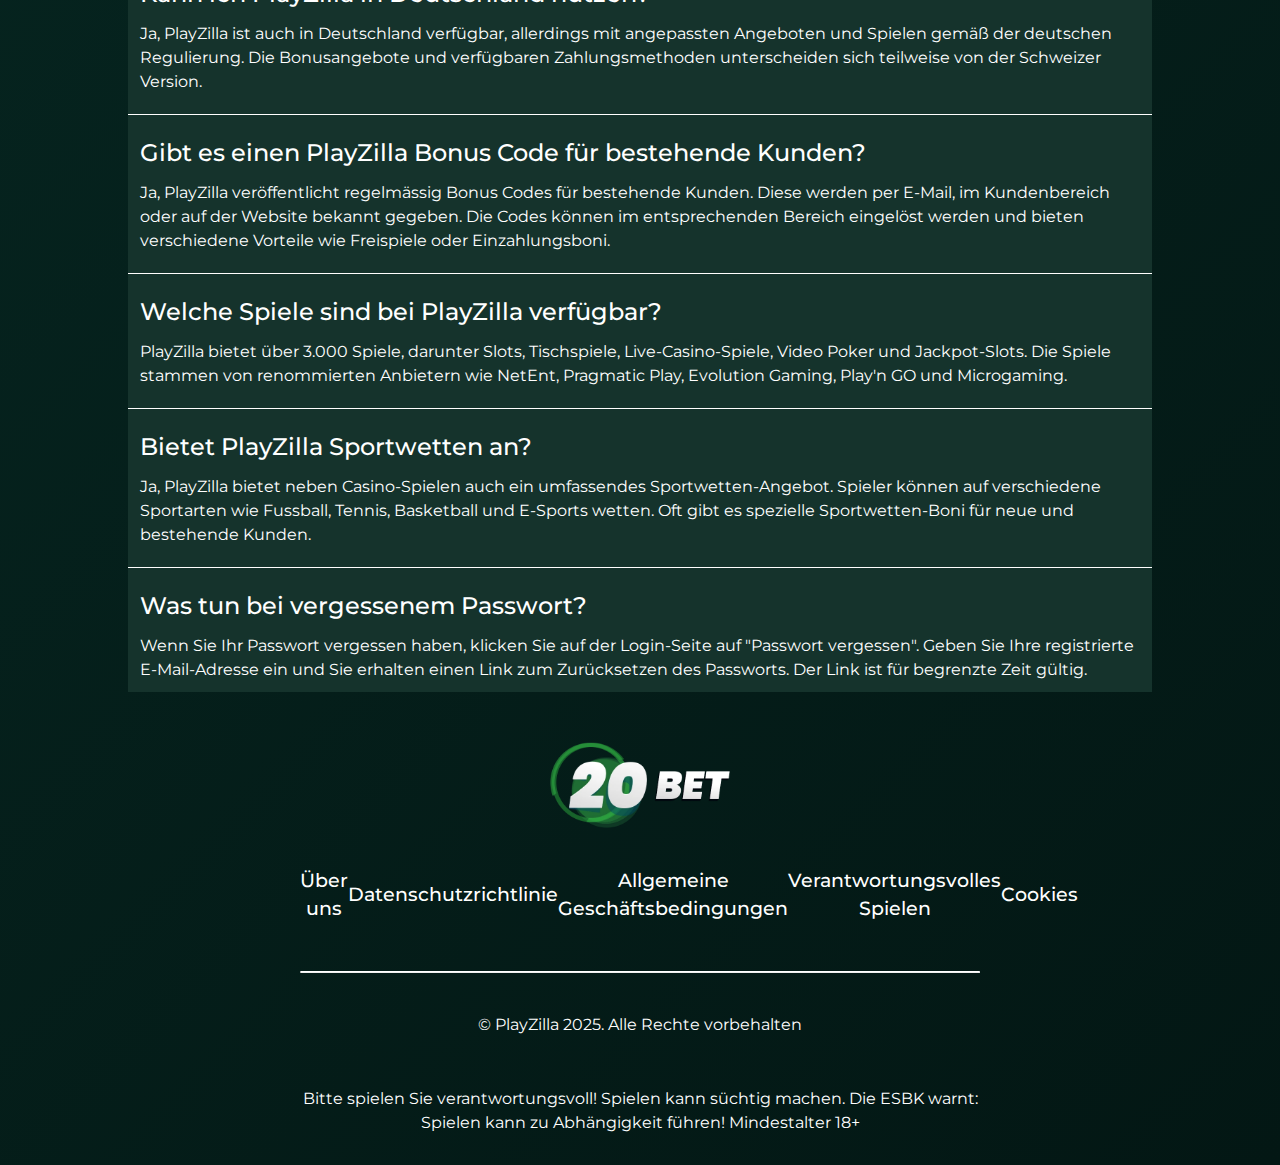
<file: de-ch/index.html>
<!DOCTYPE html>
<html lang="de-CH">
<head>
    <meta charset="UTF-8">
    <meta name="viewport" content="width=device-width, initial-scale=1.0">
    <link rel="stylesheet" href="/style.css">
    <link rel="shortcut icon" href="/favicon.ico" type="image/x-icon">

    <title>PlayZilla Schweiz – Casino Bonus, Login, App Download & Erfahrungen</title>
    <meta name="description" content="PlayZilla Casino Schweiz 2025: Login, Bonus Codes, App Download, No Deposit Bonus und echte Spielerfahrungen. Spielen Sie sicher und mobil mit exklusiven Angeboten.">
    <meta name="googlebot" content="index,follow,noarchive">

<link rel="alternate" hreflang="de-CH" href="https://playzilla.atrium-taefernhof.ch/de-ch/">
<link rel="alternate" hreflang="x-default" href="https://atrium-taefernhof.ch/">
<link rel="canonical" href="https://playzilla.atrium-taefernhof.ch/de-ch/">

    <meta property="og:type" content="website">
    <meta property="og:title" content="PlayZilla Schweiz – Casino Bonus, Login, App Download & Erfahrungen">
    <meta property="og:description" content="PlayZilla Casino Schweiz 2025: Login, Bonus Codes, App Download, No Deposit Bonus und echte Spielerfahrungen. Spielen Sie sicher und mobil mit exklusiven Angeboten.">
    <meta property="og:url" content="https://playzilla.atrium-taefernhof.ch/">
    <meta property="og:site_name" content="PlayZilla">
    <meta property="og:image" content="https://playzilla.atrium-taefernhof.ch/img/1.webp">
    <meta property="og:locale" content="de_CH">

    <meta name="twitter:card" content="summary_large_image">
    <meta name="twitter:title" content="PlayZilla Schweiz – Casino Bonus, Login, App Download & Erfahrungen">
    <meta name="twitter:description" content="PlayZilla Casino Schweiz: Login, Bonus Codes, App Download, No Deposit Bonus und echte Spielerfahrungen.">
    <meta name="twitter:image" content="https://playzilla.atrium-taefernhof.ch/img/1.webp">

    <script type="application/ld+json">
    {
        "@context": "https://schema.org",
        "@type": "Article",
        "headline": "PlayZilla – Umfassende Analyse der offiziellen Plattform",
        "description": "Detaillierte Analyse von PlayZilla: Registrierung, Boni, Mobile App und Expertenbewertungen für Schweizer Spieler.",
        "mainEntityOfPage": {
            "@type": "WebPage",
            "@id": "https://playzilla.atrium-taefernhof.ch/"
        },
        "author": {
            "@type": "Person",
            "name": "Expertenteam",
            "url": "https://playzilla.atrium-taefernhof.ch/"
        },
        "publisher": {
            "@type": "Organization",
            "name": "PlayZilla",
            "logo": {
                "@type": "ImageObject",
                "url": "https://playzilla.atrium-taefernhof.ch/img/logo.webp"
            }
        },
        "datePublished": "2025-10-04",
        "dateModified": "2025-10-04"
    }
    </script>

    <script type="application/ld+json">
    {
        "@context": "https://schema.org",
        "@type": "WebSite",
        "url": "https://playzilla.atrium-taefernhof.ch/",
        "name": "PlayZilla",
        "description": "Offizielle Website von PlayZilla: Online-Casino, Wettbüro, Boni und mobile Version für Spieler aus der Schweiz.",
        "inLanguage": "de-CH"
    }
    </script>

    <script type="application/ld+json">
    {
        "@context": "https://schema.org",
        "@type": "BreadcrumbList",
        "itemListElement": [
            {
                "@type": "ListItem",
                "position": 1,
                "name": "Startseite",
                "item": "https://playzilla.atrium-taefernhof.ch/"
            },
            {
                "@type": "ListItem",
                "position": 2,
                "name": "Bonus CHF 1500 + 200 Freispiele",
                "item": "https://playzilla.atrium-taefernhof.ch/"
            }
        ]
    }
    </script>

    <script type="application/ld+json">
    {
        "@context": "https://schema.org",
        "@type": "FAQPage",
        "mainEntity": [
            {
                "@type": "Question",
                "name": "Wie registriere ich mich bei PlayZilla?",
                "acceptedAnswer": {
                    "@type": "Answer",
                    "text": "Die Registrierung dauert weniger als 2 Minuten: Besuchen Sie die offizielle Website, klicken Sie auf 'Registrieren', geben Sie E-Mail-Adresse und Telefonnummer an, erstellen Sie ein sicheres Passwort und bestätigen Sie die Daten."
                }
            },
            {
                "@type": "Question",
                "name": "Gibt es eine PlayZilla Mobile App?",
                "acceptedAnswer": {
                    "@type": "Answer",
                    "text": "Ja, die PlayZilla Mobile App ist für iOS und Android verfügbar und bietet alle Funktionen des Online-Casinos und Wettbüros."
                }
            },
            {
                "@type": "Question",
                "name": "Wie erhalte ich den Willkommensbonus?",
                "acceptedAnswer": {
                    "@type": "Answer",
                    "text": "Nach der ersten Einzahlung von CHF 10 oder mehr erhalten Sie einen 100% Bonus bis zu CHF 1500 plus 200 Freispiele in ausgewählten Spielautomaten."
                }
            },
            {
                "@type": "Question",
                "name": "Wie lange dauern Auszahlungen?",
                "acceptedAnswer": {
                    "@type": "Answer",
                    "text": "Auszahlungen werden schnell bearbeitet: Visa/Mastercard, TWINT, E-Wallets innerhalb von 24 Stunden und Kryptowährungen in wenigen Stunden mit einem Minimum von CHF 10."
                }
            }
        ]
    }
    </script>
</head>

<body>

    <header>
        <div class="logo">
            <a href="/"><img src="/img/logo.webp" alt="Logotipo PlayZilla" width="180" height="80"></a>
        </div>
        
        <div class="header-btn">
            <a href="/play/" rel="nofollow" content="noindex" class="h-violet-btn">Registrieren</a>
            <a href="/play/" rel="nofollow" content="noindex" class="h-accent-btn">Spielen</a>
        </div>
    </header> 

    <main>
    <div class="promo">
    <div class="promo-l">
        <h1>PlayZilla Schweiz – Casino, Bonus Codes & Erfahrungen 2025</h1>
        <p class="txt">
            <strong>PlayZilla</strong> hat sich in der Schweizer Glücksspielszene als eine der innovativsten und zuverlässigsten Plattformen etabliert. Das <strong>PlayZilla Casino</strong> bietet eine beeindruckende Auswahl an Spielen, darunter Slots, Tischspiele und Live-Casino-Optionen, die speziell auf die Bedürfnisse von Spielern in der Schweiz zugeschnitten sind. Mit einer benutzerfreundlichen Oberfläche, schnellen Auszahlungen und einem engagierten Kundenservice auf Deutsch hat <strong>PlayZilla Schweiz</strong> schnell das Vertrauen der Spielgemeinschaft gewonnen.
        </p>
        <p class="txt">
            Die Plattform operiert unter der renommierten Lizenz der Malta Gaming Authority und entspricht damit internationalen Sicherheitsstandards. Für Schweizer Spieler ist besonders vorteilhaft, dass alle Transaktionen in Schweizer Franken (CHF) abgewickelt werden können, ohne lästige Wechselkursgebühren. Die Kombination aus umfassendem Spielangebot, attraktiven Boni und erstklassigem Mobile-Erlebnis macht <strong>PlayZilla</strong> zu einer erstklassigen Wahl für Casino-Enthusiasten in der ganzen Schweiz.
        </p>
    </div>

    <div class="promo-gift">
        <div class="gift-box">
            <img class="gift-zoom" src="/img/gift.webp" alt="Bonus PlayZilla" width="50" height="50">
        </div>

        <p class="txt-accent">
            Bis zu CHF 1500 + 200 Freispiele
        </p>

        <a href="/play/" rel="nofollow" content="noindex" class="btn-accent">Bonus beanspruchen</a>
    </div>
</div>

        <div class="wrapper">
            <div class="navigation">
                <input type="checkbox" id="toggle-nav" hidden>
                <label for="toggle-nav" class="txt-nav">Inhaltsverzeichnis</label>

                <ul class="nav-list">
                    <li class="nav-item"><a href="/">Plattformübersicht</a></li>
                    <li class="nav-item"><a href="#uberblick">Überblick über PlayZilla Casino</a></li>
                    <li class="nav-item"><a href="#login">PlayZilla Login & Registrierung</a></li>
                    <li class="nav-item"><a href="#bonus">PlayZilla Bonus Angebote & Promo Codes</a></li>
                    <li class="nav-item"><a href="#app">PlayZilla App & Mobile Gaming</a></li>
                    <li class="nav-item"><a href="#erfahrungen">Erfahrungen & Bewertungen von Spielern</a></li>
                    <li class="nav-item"><a href="#vergleich">PlayZilla Schweiz vs. Deutschland</a></li>
                    <li class="nav-item"><a href="#support">Kontakt & Support bei PlayZilla</a></li>
                    <li class="nav-item"><a href="#faq">FAQ – Häufig gestellte Fragen</a></li>
                </ul>
            </div>

<div class="container" id="uberblick">
    <h2>Überblick über PlayZilla Casino</h2>
    <p class="txt">
        <strong>PlayZilla Casino</strong> ist eine internationale Gaming-Plattform, die seit 2016 erfolgreich operiert und seit 2021 speziell auf den Schweizer Markt ausgerichtet ist. Die Plattform zeichnet sich durch ihre vielfältige Spielauswahl aus – von klassischen Slots bis hin zu Live-Casino-Erlebnissen mit echten Dealern. <strong>PlayZilla Schweiz</strong> bietet Schweizer Spielern eine lokal angepasste Erfahrung mit Unterstützung für regionale Zahlungsmethoden wie TWINT und PostFinance.
    </p>
    
    <div class="table-wrapper">         
        <table>
            <tbody>
            <tr>
                <td>Offizielle Website</td>
                <td>playzilla.com</td>
            </tr>
            <tr>
                <td>Gründungsjahr</td>
                <td>2016</td>
            </tr>
            <tr>
                <td>Lizenz</td>
                <td>Malta Gaming Authority</td>
            </tr>
            <tr>
                <td>Spieleanbieter</td>
                <td>NetEnt, Pragmatic Play, Evolution Gaming, Play'n GO, Microgaming, Yggdrasil</td>
            </tr>
            <tr>
                <td>Willkommensbonus</td>
                <td>100% bis CHF 1500 + 200 Freispiele</td>
            </tr>
            <tr>
                <td>Mindesteinzahlung</td>
                <td>CHF 10</td>
            </tr>
            <tr>
                <td>Währung</td>
                <td>Schweizer Franken (CHF)</td>
            </tr>
            <tr>
                <td>Zahlungsmethoden</td>
                <td>Visa, Mastercard, TWINT, PostFinance, Skrill, Neteller, Kryptowährungen</td>
            </tr>
            <tr>
                <td>Mobile App</td>
                <td>Verfügbar für iOS und Android</td>
            </tr>
            </tbody>
        </table>
    </div>

    <h3>Entwicklung und Wachstum von PlayZilla</h3>
    <p class="txt">
        Seit der Gründung im Jahr 2016 ist PlayZilla kontinuierlich gewachsen und hat seine Dienste auf über 40 Länder ausgeweitet. Der spezielle Fokus auf den Schweizer Markt begann 2021, wobei die Plattform gezielt Funktionen für Schweizer Spieler implementiert hat:
    </p>
    <ul>
        <li>✅ Vollständige Übersetzung der Oberfläche auf Deutsch</li>
        <li>✅ Integration lokaler Zahlungsmethoden</li>
        <li>✅ Anpassung der Bonusangebote an Schweizer Vorlieben</li>
        <li>✅ Einrichtung eines deutschsprachigen Supports</li>
        <li>✅ Optimierung für mobile Geräte in der Schweiz</li>
    </ul>

    <h3>Warum Schweizer Spieler PlayZilla bevorzugen</h3>
    <p class="txt">
        Nutzer in der Schweiz schätzen besonders diese Vorteile von PlayZilla:
    </p>
    <ul>
        <li>🎯 Nahtlose Erfahrung in Schweizer Franken</li>
        <li>💳 Bekannte Zahlungsoptionen wie TWINT und PostFinance</li>
        <li>📱 Hervorragende Mobile Performance auf Schweizer Netzen</li>
        <li>🎁 Grosszügige Boni ohne komplizierte Umsatzbedingungen</li>
        <li>⚡ Schnelle Auszahlungen innerhalb von 24 Stunden</li>
        <li>🔒 Höchste Sicherheitsstandards für Daten und Transaktionen</li>
        <li>🇨🇭 Lokalisierter Support mit Verständnis für Schweizer Besonderheiten</li>
        <li>🏆 Regelmässige Turniere mit CHF-Preisen</li>
    </ul>

    <p class="txt">
        "Als langjähriger Casino-Spieler in der Schweiz schätze ich besonders die transparenten Bonusbedingungen bei PlayZilla – keine versteckten Fallstricke wie bei manch anderen Anbietern" – sagt Thomas aus Zürich.
    </p>
</div>

<div class="container" id="login">
    <h2>PlayZilla Login & Registrierung</h2>
    <p class="txt">
        Der <strong>PlayZilla Login</strong> Prozess wurde für maximale Benutzerfreundlichkeit entwickelt. Sowohl die Registrierung als auch der anschliessende Zugang zum Konto sind intuitiv gestaltet und innerhalb weniger Minuten abgeschlossen. Die Plattform bietet mehrere Anmeldemöglichkeiten, darunter die klassische Variante mit E-Mail und Passwort sowie bequemere Optionen wie biometrische Authentifizierung in der Mobile App.
    </p>
    
    <h3>Schritt-für-Schritt zur Kontoerstellung</h3>
    <ol class="txt">
        <li>Besuchen Sie die offizielle PlayZilla Website oder öffnen Sie die Mobile App</li>
        <li>Klicken Sie auf "Registrieren" in der oberen rechten Ecke</li>
        <li>Füllen Sie das Registrierungsformulär mit Ihren persönlichen Daten aus</li>
        <li>Bestätigen Sie Ihre E-Mail-Adresse und Telefonnummer</li>
        <li>Erstellen Sie ein sicheres Passwort für Ihr Konto</li>
        <li>Akzeptieren Sie die Allgemeinen Geschäftsbedingungen</li>
        <li>Bestätigen Sie, dass Sie mindestens 18 Jahre alt sind</li>
        <li>Schliessen Sie die Registrierung ab und tätigen Sie Ihre erste Einzahlung</li>
    </ol>

    <h3>PlayZilla Login – Einfacher Zugang zu Ihrem Konto</h3>
    <p class="txt">
        Nach der erfolgreichen Registrierung können Sie sich jederzeit mit Ihren Zugangsdaten anmelden:
    </p>
    <ol class="txt">
        <li>Öffnen Sie die PlayZilla Website oder App</li>
        <li>Klicken Sie auf den "Login" Button</li>
        <li>Geben Sie Ihre E-Mail-Adresse oder Telefonnummer ein</li>
        <li>Geben Sie Ihr Passwort ein</li>
        <li>Klicken Sie auf "Anmelden" für den Zugriff auf Ihr Konto</li>
    </ol>

    <h3>Sicherheitsmassnahmen für Ihren Account</h3>
    <p class="txt">
        PlayZilla setzt auf modernste Sicherheitstechnologien zum Schutz Ihrer Daten:
    </p>
    <ul class="txt">
        <li>✅ Zwei-Faktor-Authentifizierung für zusätzliche Sicherheit</li>
        <li>✅ Verschlüsselung aller Datenübertragungen mit SSL-Technologie</li>
        <li>✅ Regelmässige Sicherheitsüberprüfungen und Monitoring</li>
        <li>✅ Automatische Abmeldung nach Inaktivität</li>
        <li>✅ Benachrichtigungen bei verdächtigen Login-Aktivitäten</li>
        <li>✅ Möglichkeit, angemeldete Geräte zu verwalten</li>
    </ul>

    <h3>Tipps für einen sicheren PlayZilla Login</h3>
    <p class="txt">
        Um die Sicherheit Ihres Kontos zu gewährleisten, empfehlen wir:
    </p>
    <ul class="txt">
        <li>🔐 Verwenden Sie ein eindeutiges Passwort, das Sie nicht anderswo nutzen</li>
        <li>📱 Aktivieren Sie die Zwei-Faktor-Authentifizierung</li>
        <li>🚫 Teilen Sie Ihre Login-Daten niemals mit Dritten</li>
        <li>📧 Achten Sie auf Phishing-Versuche per E-Mail</li>
        <li>🔒 Melden Sie sich immer von öffentlichen Geräten ab</li>
        <li>👀 Überprüfen Sie regelmässig Ihren Kontoaktivitätsverlauf</li>
    </ul>
</div>

<div class="container" id="bonus">
    <h2>PlayZilla Bonus Angebote & Promo Codes</h2>
    <p class="txt">
        <strong>PlayZilla Bonus</strong> Angebote gehören zu den attraktivsten auf dem Schweizer Markt. Das Casino belohnt sowohl neue Spieler mit einem grosszügigen Willkommenspaket als auch bestehende Kunden mit regelmässigen Promotionen. Besonders hervorzuheben ist der <strong>PlayZilla Casino No Deposit Bonus</strong>, der es Spielern ermöglicht, erste Gewinne zu erzielen, ohne eigenes Geld einzuzahlen.
    </p>
    
    <div class="table-wrapper">
        <table>
            <thead>
                <tr>
                    <th>Bonusart</th>
                    <th>Bedingungen</th>
                    <th>Maximaler Wert</th>
                </tr>
            </thead>
            <tbody>
                <tr>
                    <td>Willkommensbonus</td>
                    <td>Erste Einzahlung ab CHF 10</td>
                    <td>CHF 1500 + 200 FS</td>
                </tr>
                <tr>
                    <td>No Deposit Bonus</td>
                    <td>Kontobestätigung ohne Einzahlung</td>
                    <td>20 Freispiele</td>
                </tr>
                <tr>
                    <td>Freitags-Bonus</td>
                    <td>Einzahlung jeden Freitag</td>
                    <td>50% bis CHF 300</td>
                </tr>
                <tr>
                    <td>Cashback Angebot</td>
                    <td>Wöchentlich auf Nettoverluste</td>
                    <td>15% zurück</td>
                </tr>
                <tr>
                    <td>VIP-Belohnungen</td>
                    <td>Für treue Spieler</td>
                    <td>Personalisiert</td>
                </tr>
                <tr>
                    <td>Sportwetten-Bonus</td>
                    <td>Bei Sportwetten-Einsätzen</td>
                    <td>CHF 100 Freiwette</td>
                </tr>
            </tbody>
        </table>
    </div>

    <h3>PlayZilla Bonus Code – So aktivieren Sie Ihre Vorteile</h3>
    <p class="txt">
        Für bestimmte Promotionen kann ein <strong>PlayZilla Bonus Code</strong> erforderlich sein. Diese Codes werden regelmässig auf der Website, in Newslettern oder über Partnerplattformen veröffentlicht. Die Einlösung ist denkbar einfach:
    </p>
    <ol class="txt">
        <li>Melden Sie sich in Ihrem PlayZilla Konto an</li>
        <li>Navigieren Sie zum Bereich "Bonusse & Promotionen"</li>
        <li>Geben Sie den aktuellen Bonus Code in das entsprechende Feld ein</li>
        <li>Klicken Sie auf "Code einlösen"</li>
        <li>Der Bonus wird sofort Ihrem Konto gutgeschrieben</li>
    </ol>

    <h3>PlayZilla Casino No Deposit Bonus – Risikofreies Spielen</h3>
    <p class="txt">
        Der <strong>PlayZilla Casino No Deposit Bonus</strong> ist besonders bei neuen Spielern beliebt, da er es ermöglicht, die Plattform ohne eigenes finanzielles Risiko kennenzulernen. In der Regel umfasst dieses Angebot:
    </p>
    <ul class="txt">
        <li>🎁 10-20 Freispiele ohne Einzahlungserfordernis</li>
        <li>💵 Kleines Bonusguthaben für erste Spielversuche</li>
        <li>⚡ Sofortige Gutschrift nach Kontobestätigung</li>
        <li>📱 Nutzbar auf allen Spielen der Mobile App</li>
        <li>🔒 Umsatzbedingungen vor Auszahlung der Gewinne</li>
        <li>⏰ Zeitlimit für die Nutzung des Bonus</li>
    </ul>

    <h3>Willkommensbonus im Detail</h3>
    <p class="txt">
        Das Willkommenspaket von PlayZilla ist speziell auf die Bedürfnisse von Schweizer Spielern zugeschnitten:
    </p>
    <ul class="txt">
        <li>💰 100% Bonus auf Ihre erste Einzahlung</li>
        <li>🔄 Bis zu CHF 1500 zusätzliches Spielguthaben</li>
        <li>🎰 200 Freispiele für ausgewählte Slot-Spiele</li>
        <li>📈 Umsatzbedingungen: 35x Bonus + Einzahlung</li>
        <li>⏳ 30 Tage Zeit, um die Bedingungen zu erfüllen</li>
        <li>💶 Mindesteinzahlung von nur CHF 10</li>
        <li>🎯 Freispiele werden täglich in Tranchen gutgeschrieben</li>
    </ul>

    <p class="txt">
        "Der PlayZilla Willkommensbonus hat mir einen fantastischen Start ermöglicht – mit den 200 Freispielen konnte ich gleich am ersten Tag über CHF 500 gewinnen!" – berichtet Sarah aus Genf begeistert.
    </p>
</div>

<div class="container" id="app">
    <h2>PlayZilla App & Mobile Gaming</h2>
    <p class="txt">
        Die <strong>PlayZilla App</strong> bietet ein herausragendes Mobile-Gaming-Erlebnis, das speziell für die Nutzung auf Smartphones und Tablets optimiert wurde. Egal ob Sie ein iOS- oder Android-Gerät besitzen – der <strong>PlayZilla App Download</strong> ist schnell erledigt und Sie können sofort losspielen. Die App enthält alle Funktionen der Desktop-Version in einem benutzerfreundlichen, touch-optimierten Design.
    </p>

    <h3>PlayZilla App Download – Schritt für Schritt</h3>
    <p class="txt">
        So laden Sie die PlayZilla App auf Ihr Gerät:
    </p>

    <h4>Für Android-Nutzer:</h4>
    <ol class="txt">
        <li>Besuchen Sie die PlayZilla Website von Ihrem Android-Gerät</li>
        <li>Gehen Sie zum Bereich "Mobile App"</li>
        <li>Starten Sie den Download der APK-Datei</li>
        <li>Erlauben Sie Installationen aus unbekannten Quellen in den Einstellungen</li>
        <li>Öffnen Sie die heruntergeladene Datei und folgen Sie den Installationsanweisungen</li>
        <li>Starten Sie die App und melden Sie sich mit Ihren Zugangsdaten an</li>
    </ol>

    <h4>Für iOS-Nutzer:</h4>
    <ol class="txt">
        <li>Öffnen Sie den App Store auf Ihrem iPhone oder iPad</li>
        <li>Suchen Sie nach "PlayZilla Casino"</li>
        <li>Wählen Sie die offizielle PlayZilla App aus</li>
        <li>Tippen Sie auf "Herunterladen"</li>
        <li>Warten Sie, bis die Installation abgeschlossen ist</li>
        <li>Starten Sie die App und loggen Sie sich ein oder registrieren Sie sich</li>
    </ol>

    <h3>Vorteile der PlayZilla Mobile App</h3>
    <div class="promoties-bonus">
        <div>
            <h4>Funktionen & Komfort</h4>
            <ul class="txt">
                <li>📱 Vollständig optimierte Touch-Oberfläche</li>
                <li>⚡ Schnellere Ladezeiten als die Browser-Version</li>
                <li>🔔 Push-Benachrichtigungen für neue Angebote</li>
                <li>🎮 Intuitive Navigation und Spielsteuerung</li>
                <li>💳 Einfache Ein- und Auszahlungen direkt in der App</li>
                <li>🔒 Erhöhte Sicherheit durch biometrische Anmeldung</li>
                <li>🎯 Personalisierte Spiel-Empfehlungen</li>
            </ul>
        </div>

        <div>
            <h4>Technische Spezifikationen</h4>
            <ul class="txt">
                <li><strong>Android:</strong> Version 8.0 oder höher, 2 GB RAM empfohlen</li>
                <li><strong>iOS:</strong> iOS 13.0 oder neuer, kompatibel mit iPhone/iPad</li>
                <li><strong>Internet:</strong> Stabile 4G/5G oder WLAN-Verbindung</li>
                <li><strong>Speicher:</strong> Ca. 120 MB freier Speicherplatz</li>
                <li><strong>Unterstützte Sprachen:</strong> Deutsch, Englisch, Französisch</li>
            </ul>
        </div>
    </div>

    <h3>Mobile Gaming Experience</h3>
    <p class="txt">
        Die PlayZilla App bietet ein rundum gelungenes Mobile-Erlebnis:
    </p>
    <ul class="txt">
        <li>🎰 Über 1.500 Spiele optimiert für Mobile-Geräte</li>
        <li>📺 Hochwertige Grafiken und flüssige Animationen</li>
        <li>🎧 Vollständige Audio-Unterstützung für ein immersives Erlebnis</li>
        <li>📲 Querladen- und Hochformat-Modi für verschiedene Spieltypen</li>
        <li>🔋 Energieeffiziente Performance für längere Spielesessions</li>
        <li>🔄 Nahtlose Synchronisation zwischen App und Browser-Version</li>
    </ul>
    
    <a href="/play/" rel="nofollow" content="noindex" class="h-accent-btn">App herunterladen</a>
</div>

<div class="container" id="erfahrungen">
    <h2>Erfahrungen & Bewertungen von Spielern</h2>
    <p class="txt">
        <strong>PlayZilla Erfahrungen</strong> von echten Spielern sind überwiegend positiv und bestätigen den hohen Qualitätsstandard der Plattform. Besonders hervorgehoben werden die schnellen Auszahlungen, die vielfältige Spielauswahl und der kompetente Kundenservice. Die <strong>PlayZilla Casino Erfahrungen</strong> zeigen, dass das Casino seinen guten Ruf in der Schweizer Glücksspielcommunity zu Recht geniesst.
    </p>

    <h3>Positive Aspekte laut Spielerbewertungen</h3>
    <div class="promoties-bonus">
        <div>
            <h4>Stärken der Plattform</h4>
            <ul class="txt">
                <li>✅ Schnelle Auszahlungen innerhalb von 24 Stunden</li>
                <li>✅ Grosse Auswahl an Spielen namhafter Anbieter</li>
                <li>✅ Attraktive Bonusangebote mit fairen Bedingungen</li>
                <li>✅ Übersichtliche und benutzerfreundliche Oberfläche</li>
                <li>✅ Zuverlässiger Kundenservice auf Deutsch</li>
                <li>✅ Gute Performance der Mobile App</li>
                <li>✅ Sichere und verschlüsselte Verbindung</li>
                <li>✅ Keine versteckten Gebühren für Transaktionen</li>
            </ul>
        </div>

        <div>
            <h4>Verbesserungspotential</h4>
            <ul class="txt">
                <li>❌ Telefonsupport nicht rund um die Uhr verfügbar</li>
                <li>❌ Verifizierungsprozess kann bei der ersten Auszahlung etwas dauern</li>
                <li>❌ Limitierte Zahlungsmethoden für bestimmte Regionen</li>
                <li>❌ Weniger Sportwetten-Optionen als bei spezialisierten Anbietern</li>
                <li>❌ Gelegentliche Wartungsarbeiten während Stoßzeiten</li>
            </ul>
        </div>
    </div>

    <h3>Echte Spielerstimmen zu PlayZilla</h3>
    <div class="promoties-bonus">
        <div>
            <h4>Review von Marco aus Bern</h4>
            <p class="txt">
                "Ich spiele seit über einem Jahr bei PlayZilla und bin durchweg zufrieden. Die Auszahlungen über TWINT sind besonders beeindruckend – oft habe ich mein Geld innerhalb weniger Stunden auf dem Konto. Die App funktioniert einwandfrei auf meinem Smartphone und die wöchentlichen Cashback-Angebote sorgen dafür, dass Verluste nicht so wehtun. Was ich besonders schätze, ist der transparente Umgang mit Bonusbedingungen – keine bösen Überraschungen!"
            </p>
            <p class="txt"><strong>Bewertung:</strong> ⭐⭐⭐⭐☆ (4.5/5 Sterne)</p>
        </div>
        
        <div>
            <h4>Review von Laura aus Basel</h4>
            <p class="txt">
                "Als begeisterte Live-Casino-Spielerin hat mich PlayZilla voll überzeugt. Die Auswahl an Tischen ist gross, die Dealer professionell und die Streaming-Qualität ausgezeichnet. Der Willkommensbonus war grosszügig und einfach zu aktivieren. Einziger kleiner Kritikpunkt: Der Verifizierungsprozess für die erste Auszahlung hat etwas länger gedauert als erwartet. Ansonsten top Erfahrung – kann ich nur empfehlen!"
            </p>
            <p class="txt"><strong>Bewertung:</strong> ⭐⭐⭐⭐☆ (4/5 Sterne)</p>
        </div>
    </div>

    <h3>PlayZilla Erfahrungen im Vergleich zu anderen Casinos</h3>
    <p class="txt">
        Im direkten Vergleich mit anderen Online-Casinos in der Schweiz schneidet PlayZilla in mehreren Bereichen besonders gut ab:
    </p>
    <ul class="txt">
        <li>🎯 Boni mit fairen Umsatzbedingungen (keine überhöhten Anforderungen)</li>
        <li>💳 Breite Auswahl an Schweizer Zahlungsmethoden</li>
        <li>📱 Hervorragend optimierte Mobile Experience</li>
        <li>🔒 Hohe Sicherheitsstandards und regelmässige Audits</li>
        <li>💬 Persönlicher und kompetenter Support auf Deutsch</li>
    </ul>

    <p class="txt">
        "PlayZilla hat das richtige Gleichgewicht zwischen Spielspass, Fairness und Benutzerfreundlichkeit gefunden. Für Schweizer Spieler, die eine verlässliche und unterhaltsame Casino-Plattform suchen, ist es definitiv eine Empfehlung wert" – fasst der Glücksspielexperte Hans Müller zusammen.
    </p>
</div>

<div class="container" id="vergleich">
    <h2>PlayZilla Schweiz vs. Deutschland</h2>
    <p class="txt">
        <strong>PlayZilla Deutschland</strong> und <strong>PlayZilla Schweiz</strong> bieten zwar dieselbe grundlegende Plattform, unterscheiden sich jedoch in einigen wichtigen Punkten, die an die jeweiligen nationalen Märkte angepasst sind. Diese Unterschiede betreffen insbesondere die verfügbaren Zahlungsmethoden, Bonusangebote und rechtlichen Rahmenbedingungen.
    </p>

    <div class="table-wrapper">
        <table>
            <thead>
                <tr>
                    <th>Aspekt</th>
                    <th>PlayZilla Schweiz</th>
                    <th>PlayZilla Deutschland</th>
                </tr>
            </thead>
            <tbody>
                <tr>
                    <td>Währung</td>
                    <td>Schweizer Franken (CHF)</td>
                    <td>Euro (EUR)</td>
                </tr>
                <tr>
                    <td>Zahlungsmethoden</td>
                    <td>TWINT, PostFinance, CHF-Kreditkarten</td>
                    <td>Giropay, Sofortüberweisung, EUR-Kreditkarten</td>
                </tr>
                <tr>
                    <td>Willkommensbonus</td>
                    <td>Bis zu CHF 1500 + 200 FS</td>
                    <td>Bis zu €1000 + 150 FS</td>
                </tr>
                <tr>
                    <td>Spielauswahl</td>
                    <td>Vollständiges Angebot verfügbar</td>
                    <td>Eingeschränkt gemäß deutscher Regulierung</td>
                </tr>
                <tr>
                    <td>Sprachsupport</td>
                    <td>Deutsch, Französisch, Italienisch</td>
                    <td>Deutsch</td>
                </tr>
                <tr>
                    <td>Steuerliche Behandlung</td>
                    <td>Steuerfrei für Spieler</td>
                    <td>Gewinne über €1000 sind meldepflichtig</td>
                </tr>
            </tbody>
        </table>
    </div>

    <h3>Rechtliche Unterschiede</h3>
    <p class="txt">
        Die rechtlichen Rahmenbedingungen für Online-Glücksspiel unterscheiden sich zwischen der Schweiz und Deutschland erheblich:
    </p>
    <ul class="txt">
        <li>🇨🇭 In der Schweiz: PlayZilla operiert unter internationaler Lizenz (MGA)</li>
        <li>🇩🇪 In Deutschland: Streng reguliert durch den Glücksspielneustaatsvertrag</li>
        <li>📋 Schweiz: Keine Sperrdatei für Spieler</li>
        <li>🔒 Deutschland: Verpflichtende Nutzung der OASIS-Sperrdatei</li>
        <li>🎰 Schweiz: Vollständiges Spielangebot verfügbar</li>
        <li>🚫 Deutschland: Eingeschränktes Spielangebot gemäß Regulierung</li>
    </ul>

    <h3>Bonusunterschiede zwischen den Märkten</h3>
    <p class="txt">
        Die Bonusangebote sind an die jeweiligen Märkte angepasst:
    </p>
    <ul class="txt">
        <li>💰 Schweiz: Höhere Bonuslimits (bis CHF 1500)</li>
        <li>💶 Deutschland: Geringere Bonuslimits (bis €1000) aufgrund regulatorischer Vorgaben</li>
        <li>🎁 Schweiz: Regelmässige No Deposit Boni verfügbar</li>
        <li>📋 Deutschland: Strengere Bonusbedingungen gemäß GlüStV</li>
        <li>🏆 Schweiz: VIP-Programm mit persönlichem Account Manager</li>
        <li>⭐ Deutschland: Standardisiertes Treueprogramm</li>
    </ul>

    <p class="txt">
        "Für Spieler in der Schweiz bietet PlayZilla definitiv die besseren Konditionen – höhere Boni, mehr Spielauswahl und steuerliche Vorteile machen den Unterschied aus" – erklärt Finanzexperte Markus Weber.
    </p>
</div>

<div class="container" id="support">
    <h2>Kontakt & Support bei PlayZilla</h2>
    <p class="txt">
        Der Kundenservice von PlayZilla zeichnet sich durch schnelle Reaktionszeiten und kompetente Unterstützung auf Deutsch aus. Egal ob technische Fragen, Probleme mit Ein- oder Auszahlungen oder allgemeine Anfragen – das Support-Team steht Spielern mit verschiedenen Kontaktmöglichkeiten zur Verfügung.
    </p>

    <h3>Verfügbare Support-Kanäle</h3>
    <div class="table-wrapper">
        <table>
            <thead>
                <tr>
                    <th>Kontaktmethode</th>
                    <th>Verfügbarkeit</th>
                    <th>Durchschnittliche Antwortzeit</th>
                </tr>
            </thead>
            <tbody>
                <tr>
                    <td>Live-Chat</td>
                    <td>24/7</td>
                    <td>Weniger als 2 Minuten</td>
                </tr>
                <tr>
                    <td>E-Mail Support</td>
                    <td>24/7</td>
                    <td>Innerhalb von 4 Stunden</td>
                </tr>
                <tr>
                    <td>Telefon-Hotline</td>
                    <td>Mo-Fr 9-18 Uhr</td>
                    <td>Weniger als 5 Minuten</td>
                </tr>
                <tr>
                    <td>Kontaktformular</td>
                    <td>24/7</td>
                    <td>Innerhalb von 6 Stunden</td>
                </tr>
                <tr>
                    <td>FAQ-Bereich</td>
                    <td>24/7</td>
                    <td>Sofortige Antworten</td>
                </tr>
            </tbody>
        </table>
    </div>

    <h3>Support in Landessprachen</h3>
    <p class="txt">
        PlayZilla bietet Support in mehreren Sprachen an, um allen Spielern in der Schweiz bestmöglich zu helfen:
    </p>
    <ul class="txt">
        <li>🇩🇪 Deutsch (Hauptsupport-Sprache)</li>
        <li>🇫🇷 Französisch (verfügbar während Schweizer Geschäftszeiten)</li>
        <li>🇮🇹 Italienisch (begrenzte Verfügbarkeit)</li>
        <li>🇬🇧 Englisch (24/7 verfügbar)</li>
    </ul>

    <h3>Häufige Support-Anfragen und Lösungen</h3>
    <p class="txt">
        Die meisten Spieleranfragen betreffen folgende Themen:
    </p>
    <ul class="txt">
        <li>🔐 Kontoverifikation und Dokumentenprüfung</li>
        <li>💳 Fragen zu Ein- und Auszahlungen</li>
        <li>🎁 Bonusaktivierung und Umsatzerfüllung</li>
        <li>📱 Technische Probleme mit der App oder Website</li>
        <li>⚡ Spiele-Funktionalität und Regelfragen</li>
        <li>🔒 Account-Sicherheit und Zugangsprobleme</li>
    </ul>

    <h3>Tipps für effektiven Support-Kontakt</h3>
    <p class="txt">
        Damit Ihr Anliegen schnell gelöst werden kann, empfehlen wir:
    </p>
    <ul class="txt">
        <li>📝 Halten Sie Ihre Kontodaten bereit</li>
        <li>🔢 Bei Transaktionsproblemen: Haben Sie die Transaktions-ID parat</li>
        <li>💬 Beschreiben Sie Ihr Problem so detailliert wie möglich</li>
        <li>🖼️ Screenshots können bei technischen Problemen helfen</li>
        <li>⏰ Wählen Sie den Live-Chat für dringende Angelegenheiten</li>
        <li>📧 Für komplexe Themen: Nutzen Sie E-Mail mit ausführlicher Beschreibung</li>
    </ul>

    <p class="txt">
        "Der PlayZilla Support hat mir kürzlich bei einem Problem mit meiner Auszahlung geholfen – innerhalb von 10 Minuten war alles geklärt und das Geld wurde sofort bearbeitet. So sollte Service immer sein!" – bestätigt Klaus aus Luzern.
    </p>
</div>

<div class="container" id="faq">
    <h2>FAQ – Häufig gestellte Fragen zu PlayZilla</h2>
    
    <div class="faq-contnetn">
        <div class="qa-scontent-title">
            <h3>Ist PlayZilla Casino in der Schweiz legal?</h3>
            <div class="qa-answaer">
                <p>Ja, PlayZilla ist lizenziert und für Spieler aus der Schweiz zugänglich. Die Plattform operiert unter der Lizenz der Malta Gaming Authority, einer international anerkannten Glücksspielbehörde. Schweizer Spieler können PlayZilla legal nutzen, wobei sie für die Erfüllung ihrer steuerlichen Pflichten selbst verantwortlich sind.</p>
            </div>
        </div>

        <div class="qa-scontent-title">
            <h3>Gibt es einen PlayZilla Casino No Deposit Bonus?</h3>
            <div class="qa-answaer">
                <p>Ja, neue Spieler können oft Freispiele oder Bonusguthaben ohne Einzahlung erhalten. Der genaue Umfang des No Deposit Bonus variiert und wird regelmässig aktualisiert. Aktuelle Angebote finden Sie auf der PlayZilla Website oder im Newsletter.</p>
            </div>
        </div>

        <div class="qa-scontent-title">
            <h3>Wie funktioniert der PlayZilla Login?</h3>
            <div class="qa-answaer">
                <p>Einfach mit E-Mail und Passwort einloggen oder über die mobile App anmelden. Nach der Registrierung können Sie sich jederzeit mit Ihren Zugangsdaten auf der Website oder in der App anmelden. Bei Problemen steht der "Passwort vergessen"-Service zur Verfügung.</p>
            </div>
        </div>

        <div class="qa-scontent-title">
            <h3>Welche Erfahrungen haben Spieler mit PlayZilla?</h3>
            <div class="qa-answaer">
                <p>Die meisten Erfahrungen sind positiv: breite Spielauswahl, faire Bonusbedingungen und schnelle Auszahlungen. Spieler schätzen besonders die benutzerfreundliche Oberfläche, die zuverlässige Mobile App und den kompetenten Kundenservice auf Deutsch.</p>
            </div>
        </div>

        <div class="qa-scontent-title">
            <h3>Wie kann ich die PlayZilla App herunterladen?</h3>
            <div class="qa-answaer">
                <p>Laden Sie die App direkt auf playzilla.com herunter, verfügbar für iOS und Android. Für iOS-Geräte steht die App im App Store zur Verfügung, für Android-Geräte kann die APK-Datei direkt von der Website heruntergeladen werden.</p>
            </div>
        </div>

        <div class="qa-scontent-title">
            <h3>Welche Zahlungsmethoden akzeptiert PlayZilla in der Schweiz?</h3>
            <div class="qa-answaer">
                <p>PlayZilla akzeptiert in der Schweiz TWINT, PostFinance, Visa, Mastercard, Skrill, Neteller und verschiedene Kryptowährungen. Alle Transaktionen werden in Schweizer Franken (CHF) abgewickelt, die Mindesteinzahlung beträgt CHF 10.</p>
            </div>
        </div>

        <div class="qa-scontent-title">
            <h3>Wie lange dauern Auszahlungen bei PlayZilla?</h3>
            <div class="qa-answaer">
                <p>Auszahlungen zu E-Wallets wie TWINT und Skrill werden in der Regel innerhalb von 0-24 Stunden bearbeitet. Kreditkartenauszahlungen dauern 1-3 Werktage, während Kryptowährungsauszahlungen oft innerhalb von 15-30 Minuten bearbeitet werden.</p>
            </div>
        </div>

        <div class="qa-scontent-title">
            <h3>Kann ich PlayZilla in Deutschland nutzen?</h3>
            <div class="qa-answaer">
                <p>Ja, PlayZilla ist auch in Deutschland verfügbar, allerdings mit angepassten Angeboten und Spielen gemäß der deutschen Regulierung. Die Bonusangebote und verfügbaren Zahlungsmethoden unterscheiden sich teilweise von der Schweizer Version.</p>
            </div>
        </div>

        <div class="qa-scontent-title">
            <h3>Gibt es einen PlayZilla Bonus Code für bestehende Kunden?</h3>
            <div class="qa-answaer">
                <p>Ja, PlayZilla veröffentlicht regelmässig Bonus Codes für bestehende Kunden. Diese werden per E-Mail, im Kundenbereich oder auf der Website bekannt gegeben. Die Codes können im entsprechenden Bereich eingelöst werden und bieten verschiedene Vorteile wie Freispiele oder Einzahlungsboni.</p>
            </div>
        </div>

        <div class="qa-scontent-title">
            <h3>Welche Spiele sind bei PlayZilla verfügbar?</h3>
            <div class="qa-answaer">
                <p>PlayZilla bietet über 3.000 Spiele, darunter Slots, Tischspiele, Live-Casino-Spiele, Video Poker und Jackpot-Slots. Die Spiele stammen von renommierten Anbietern wie NetEnt, Pragmatic Play, Evolution Gaming, Play'n GO und Microgaming.</p>
            </div>
        </div>

        <div class="qa-scontent-title">
            <h3>Bietet PlayZilla Sportwetten an?</h3>
            <div class="qa-answaer">
                <p>Ja, PlayZilla bietet neben Casino-Spielen auch ein umfassendes Sportwetten-Angebot. Spieler können auf verschiedene Sportarten wie Fussball, Tennis, Basketball und E-Sports wetten. Oft gibt es spezielle Sportwetten-Boni für neue und bestehende Kunden.</p>
            </div>
        </div>

        <div class="qa-scontent-title">
            <h3>Was tun bei vergessenem Passwort?</h3>
            <div class="qa-answaer">
                <p>Wenn Sie Ihr Passwort vergessen haben, klicken Sie auf der Login-Seite auf "Passwort vergessen". Geben Sie Ihre registrierte E-Mail-Adresse ein und Sie erhalten einen Link zum Zurücksetzen des Passworts. Der Link ist für begrenzte Zeit gültig.</p>
            </div>
        </div>
    </div>
</div>
</div>

        
    </main>

    <footer>
        <a href="/">
            <img src="/img/logo.webp" alt="PlayZilla Schweiz" width="180" height="50">
        </a>
                
        <ul>
            <li>
                <a href="/about-us/">Über uns</a>
            </li>
            <li>
                <a href="/privacy-policy/">Datenschutzrichtlinie</a>
            </li>
            <li>
                <a href="/terms-and-conditions/">Allgemeine Geschäftsbedingungen</a>
            </li>
            <li>
                <a href="/responsible-gambling/">Verantwortungsvolles Spielen</a>
            </li>
            <li>
                <a href="/cookie-policy/">Cookies</a>
            </li>
        </ul>

        <hr>

        <p class="txt">
            © PlayZilla 2025. Alle Rechte vorbehalten
        </p>
        
        <p class="txt">
            Bitte spielen Sie verantwortungsvoll! Spielen kann süchtig machen. Die ESBK warnt: Spielen kann zu Abhängigkeit führen! Mindestalter 18+
        </p>
    </footer>
</body>
</html>
</file>
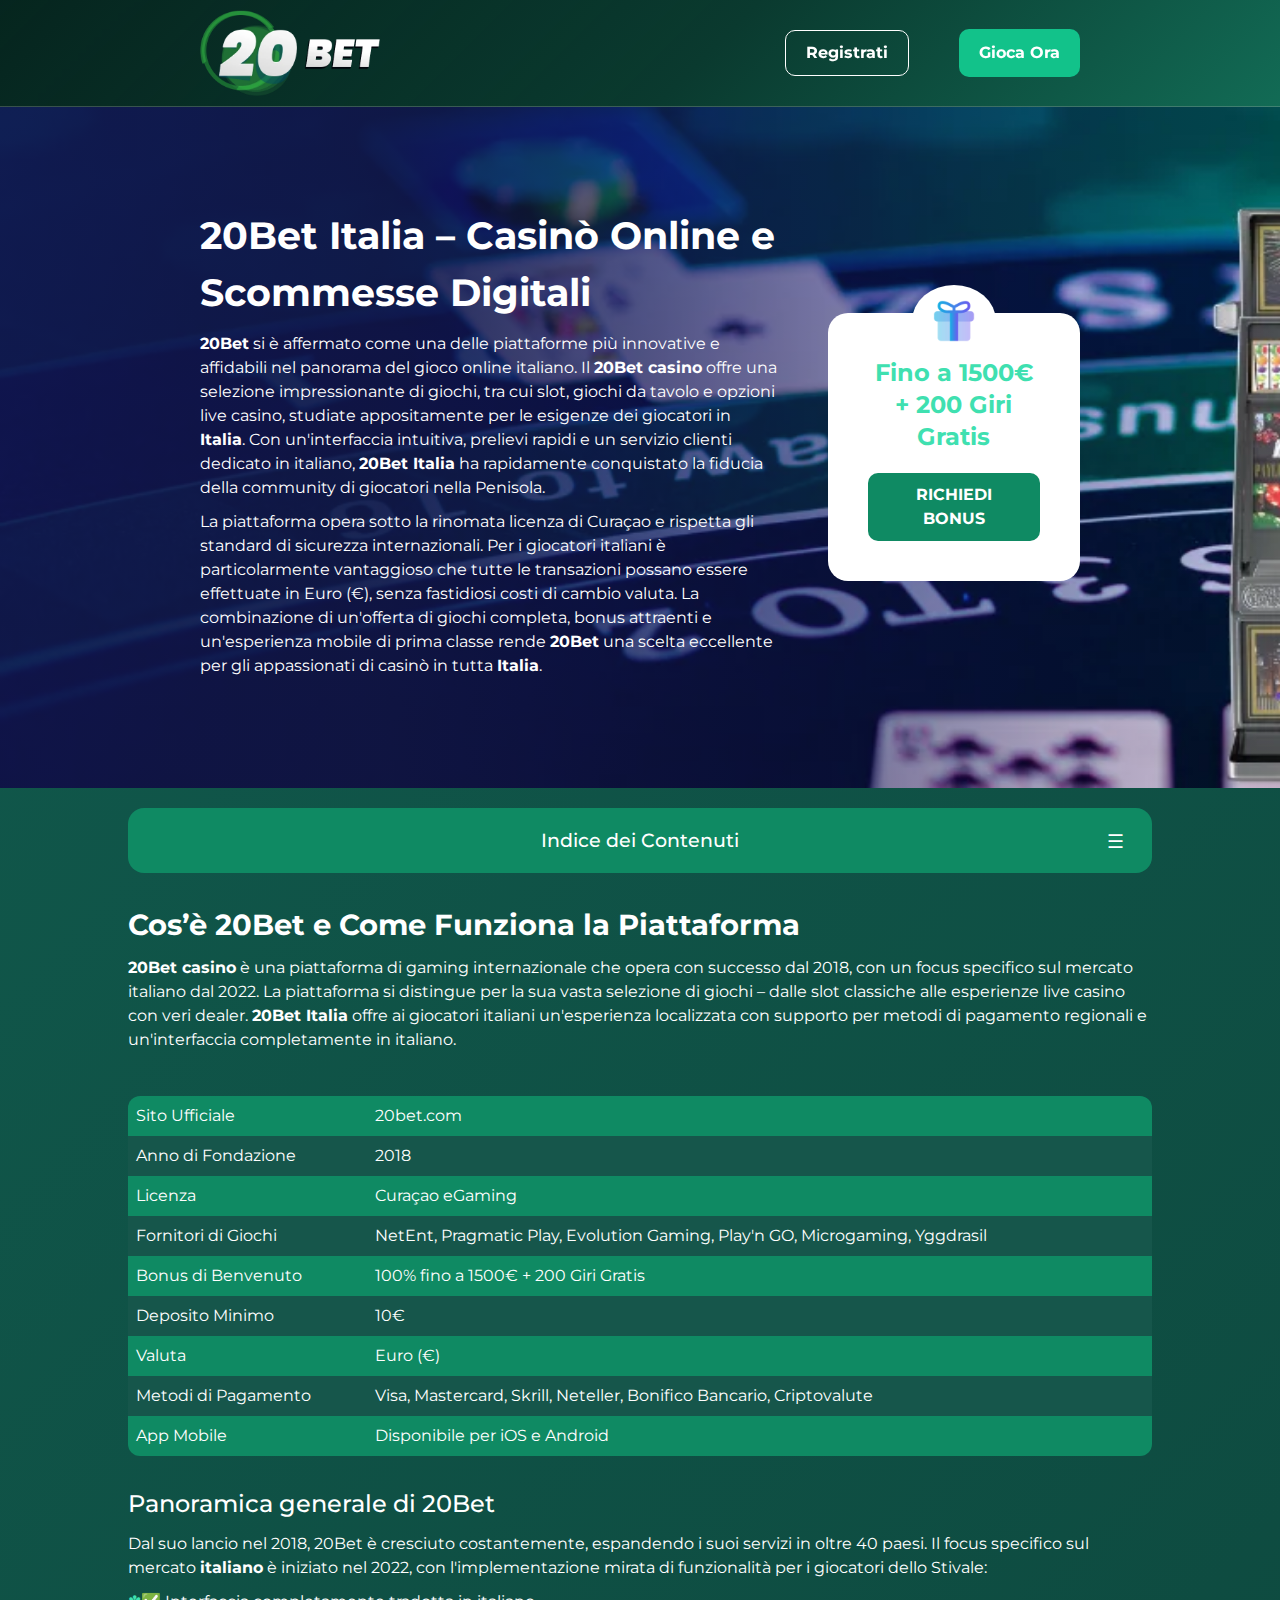
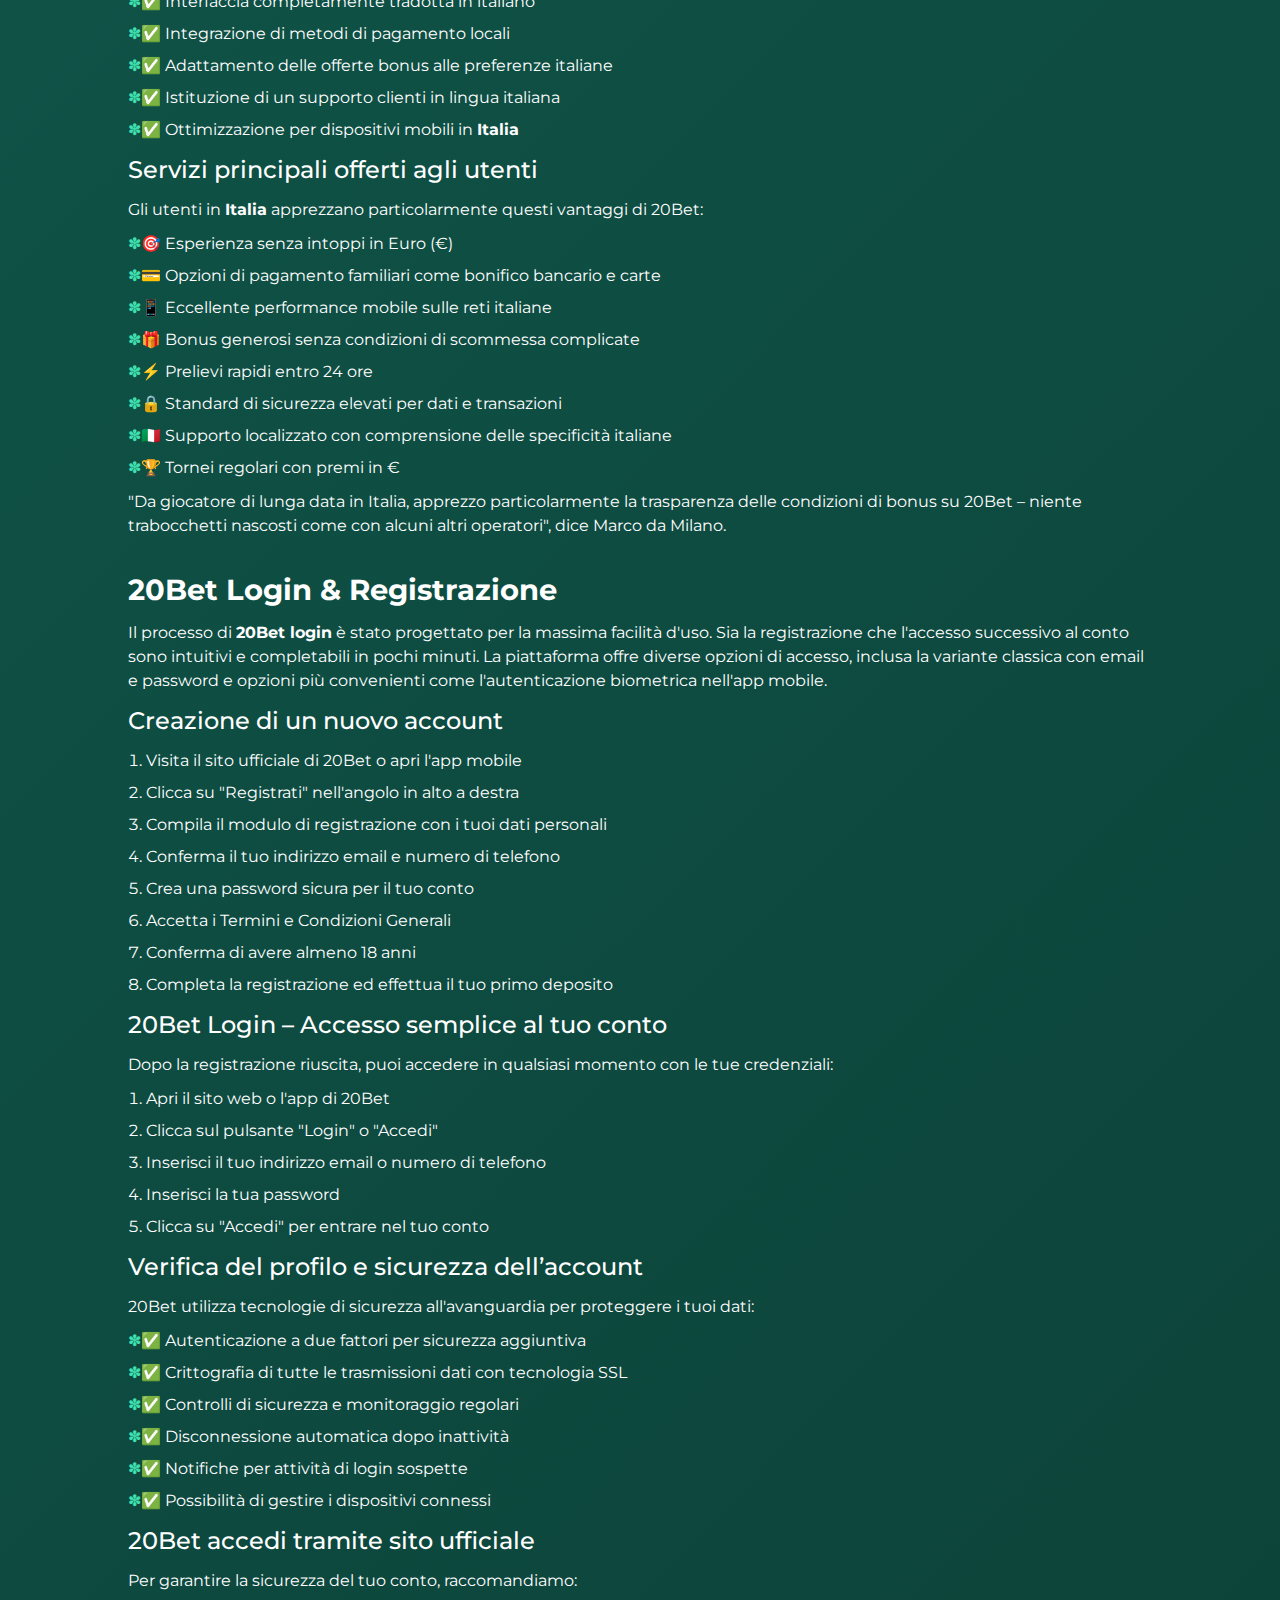
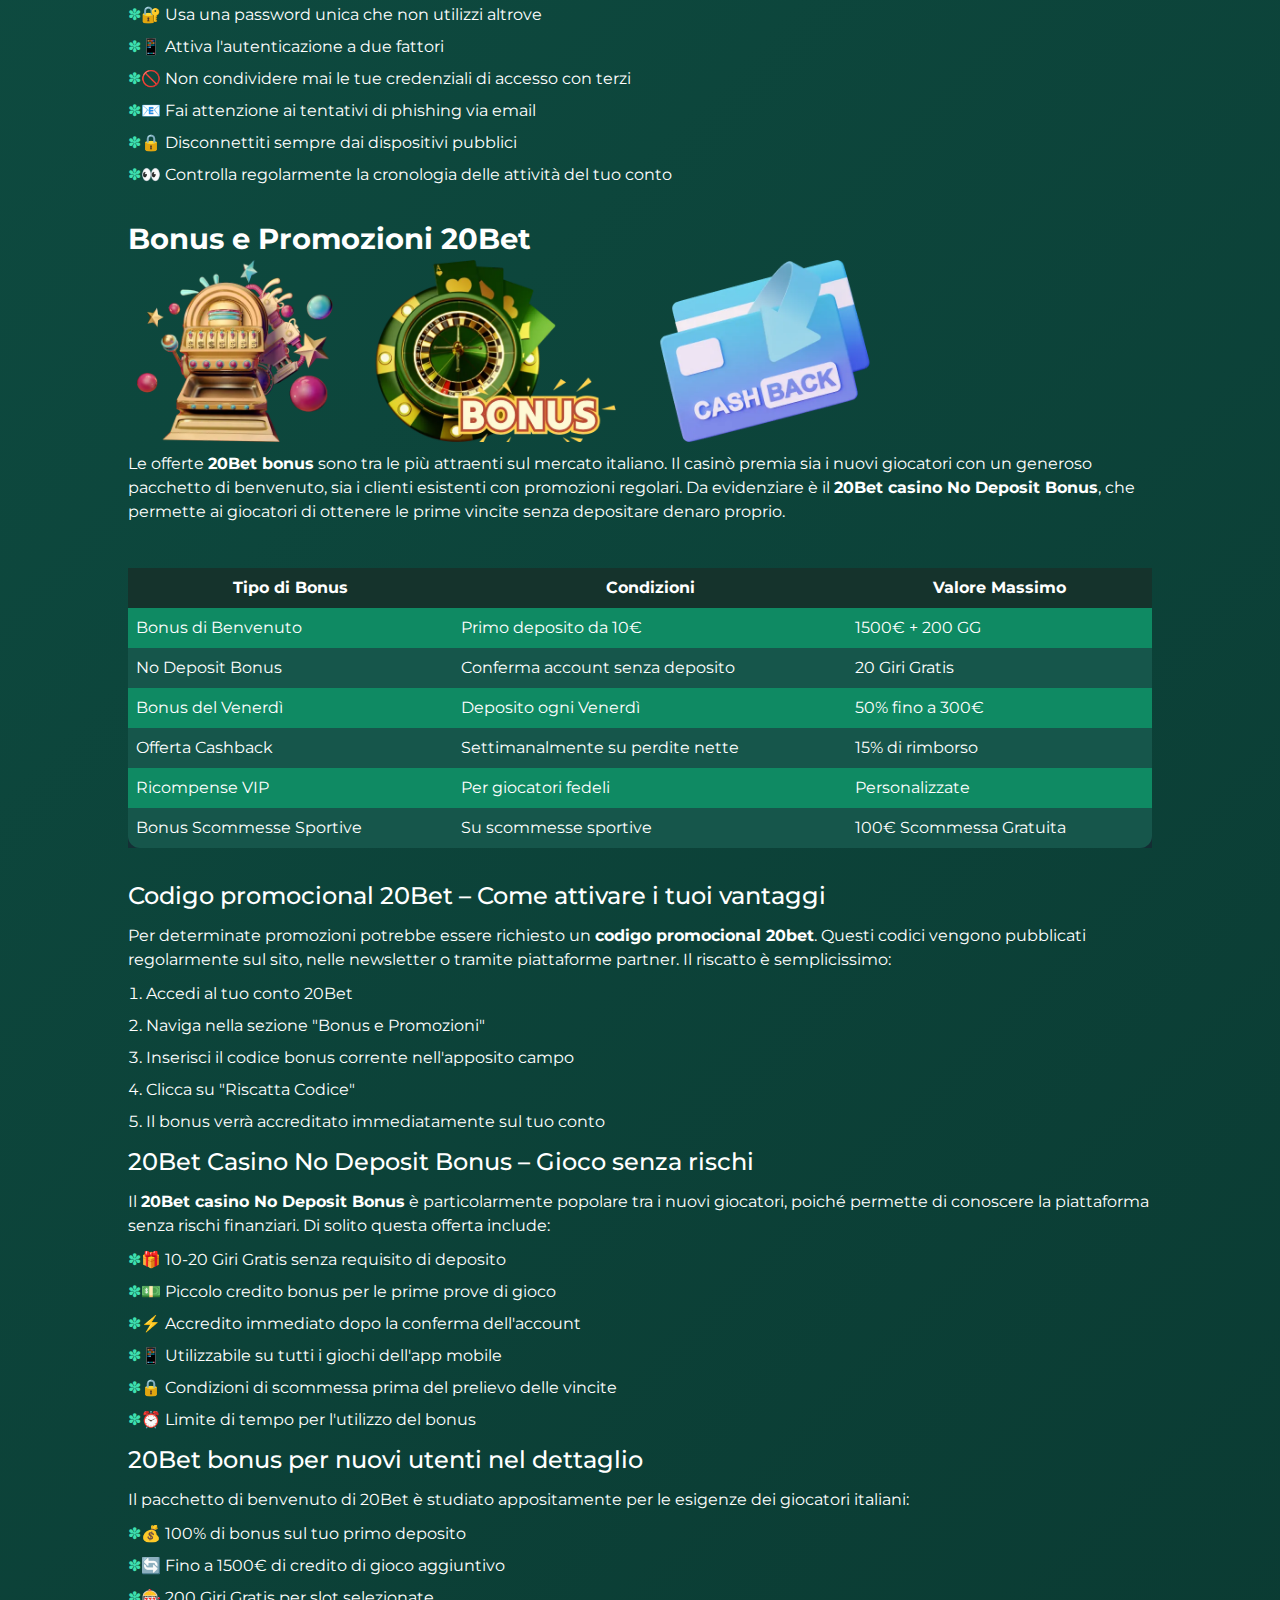
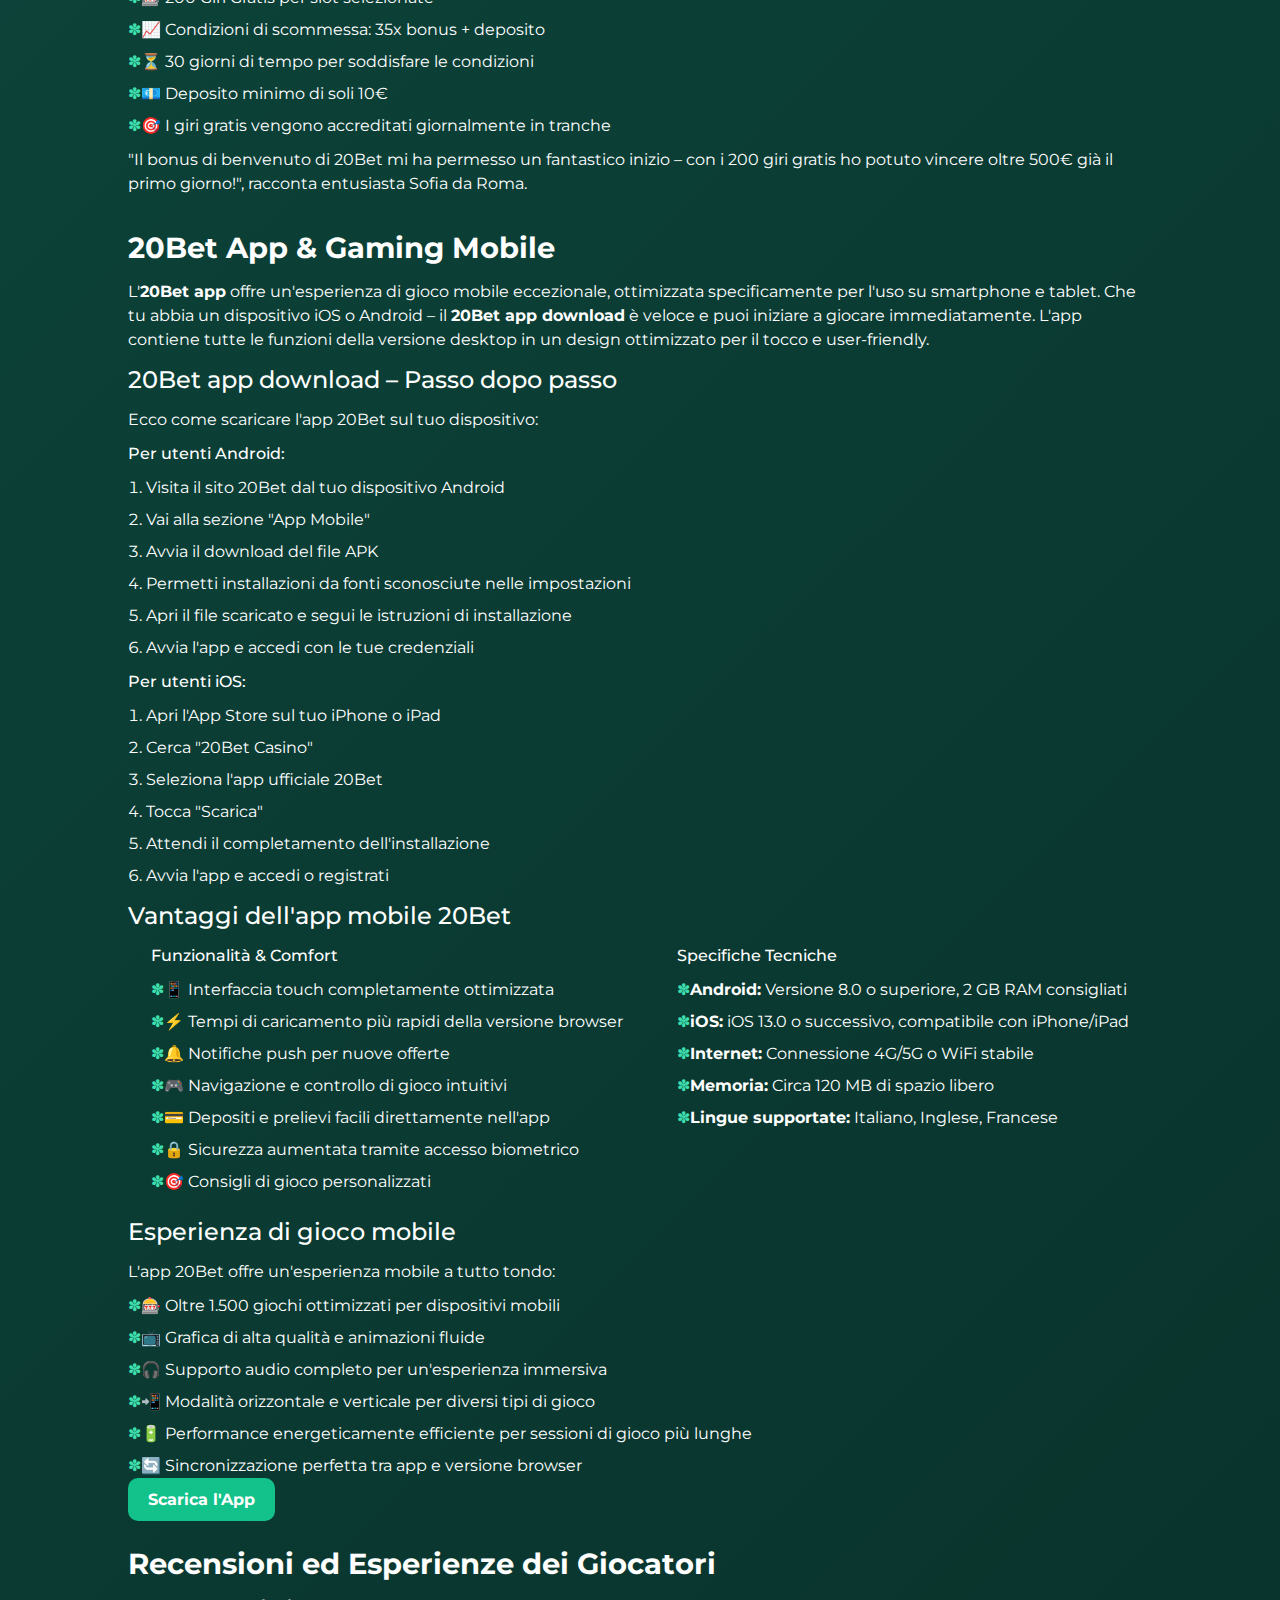
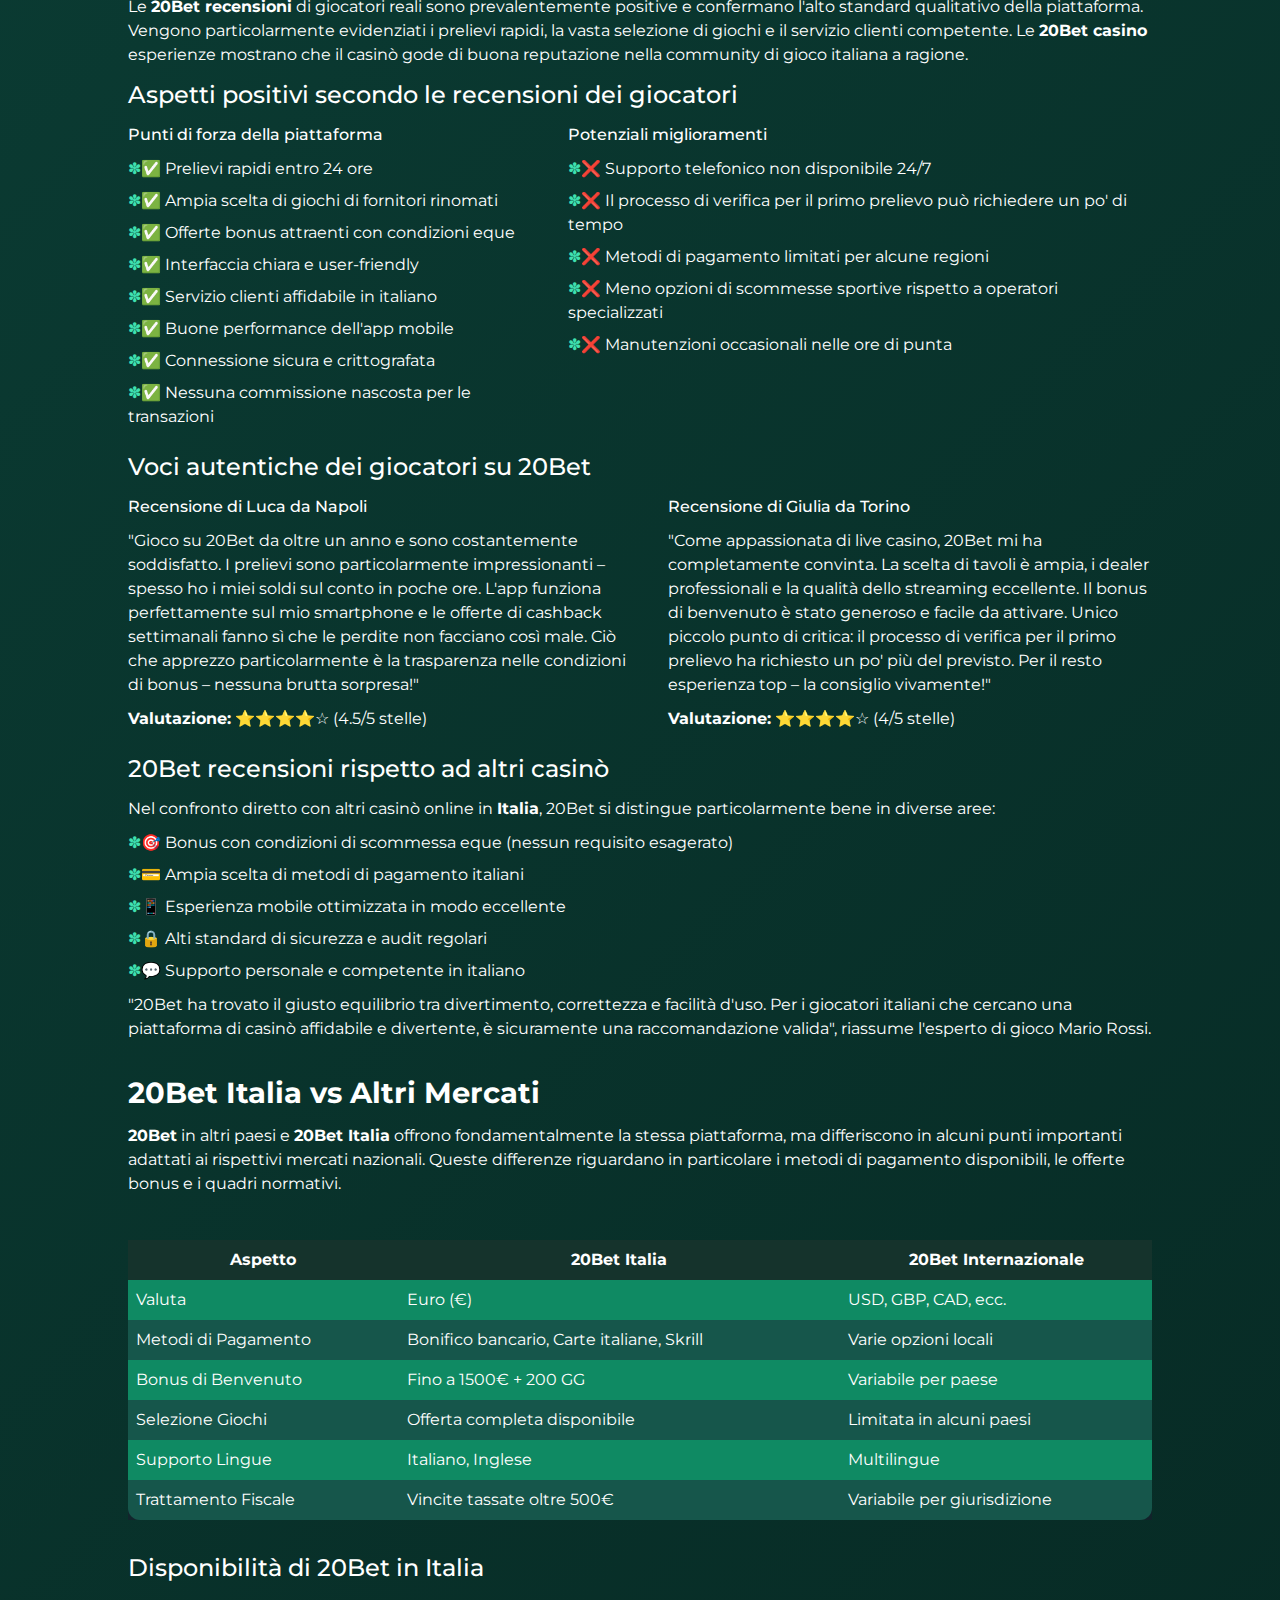
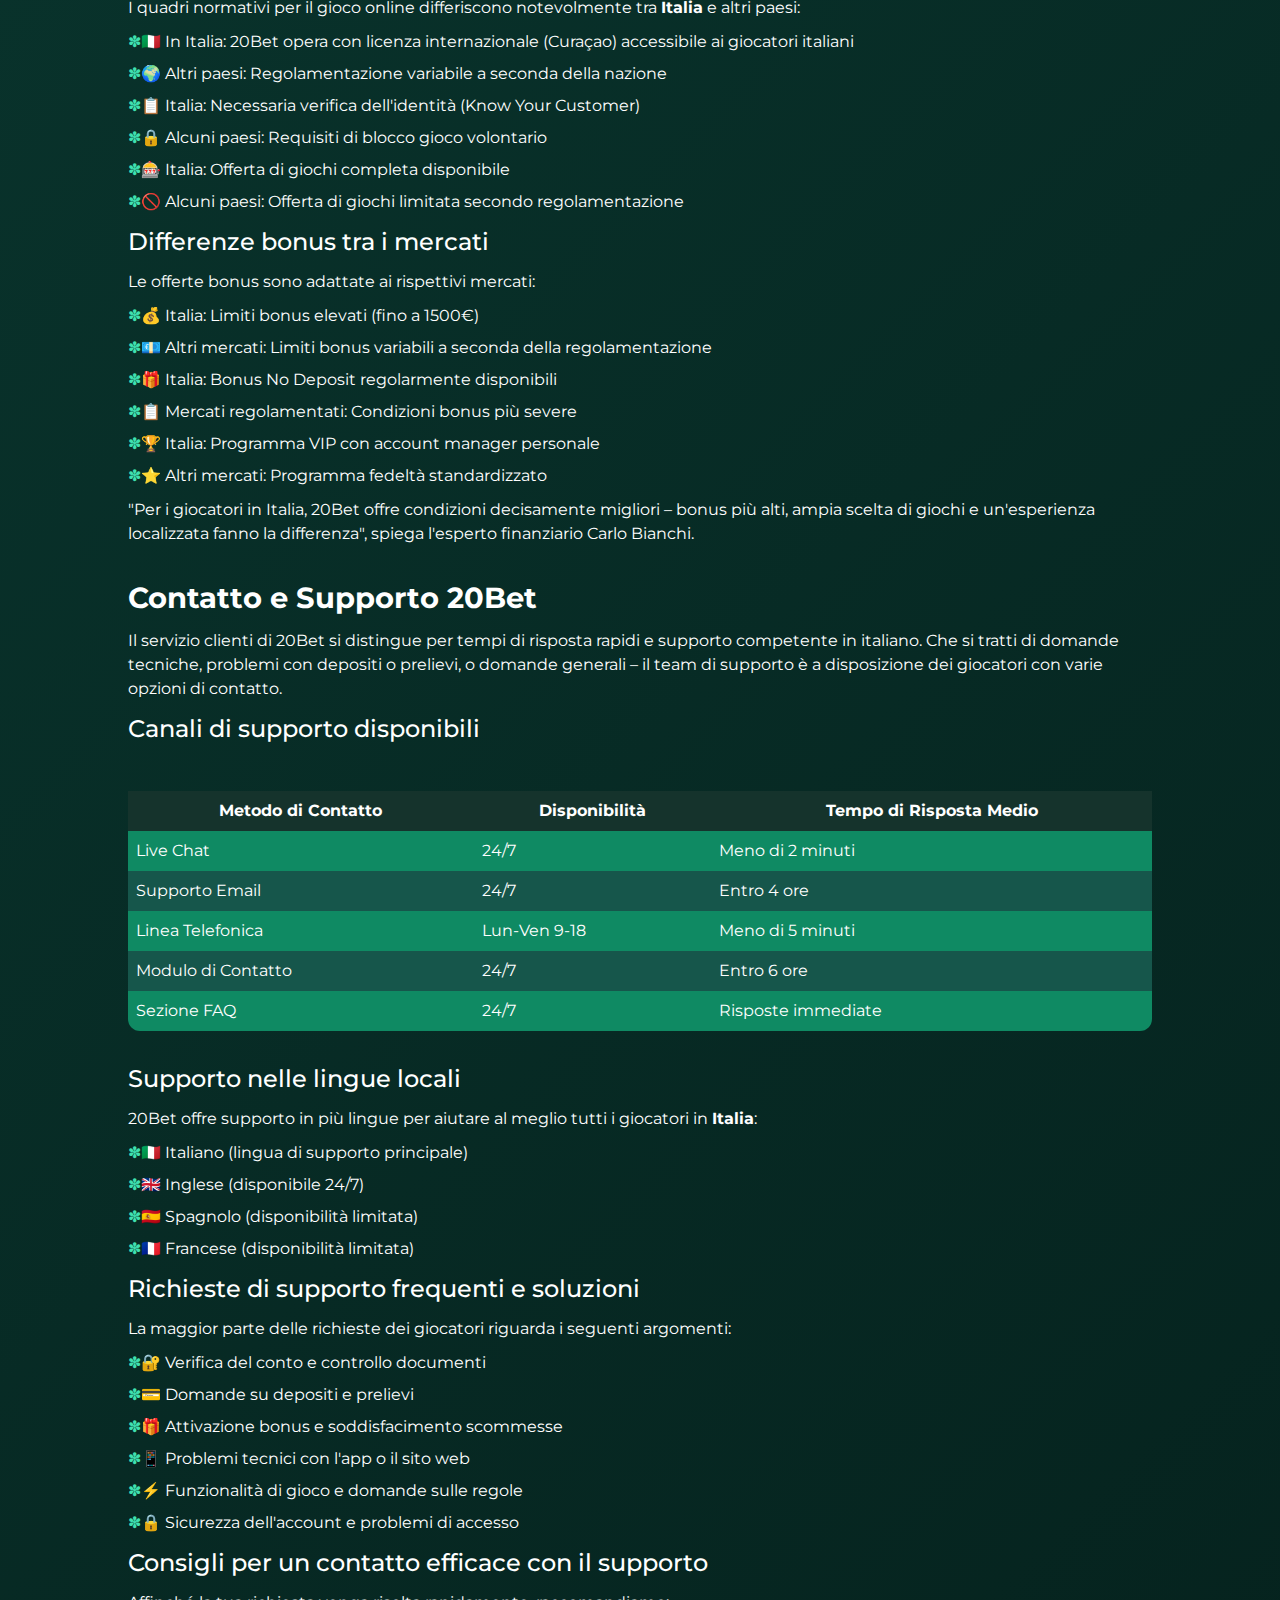
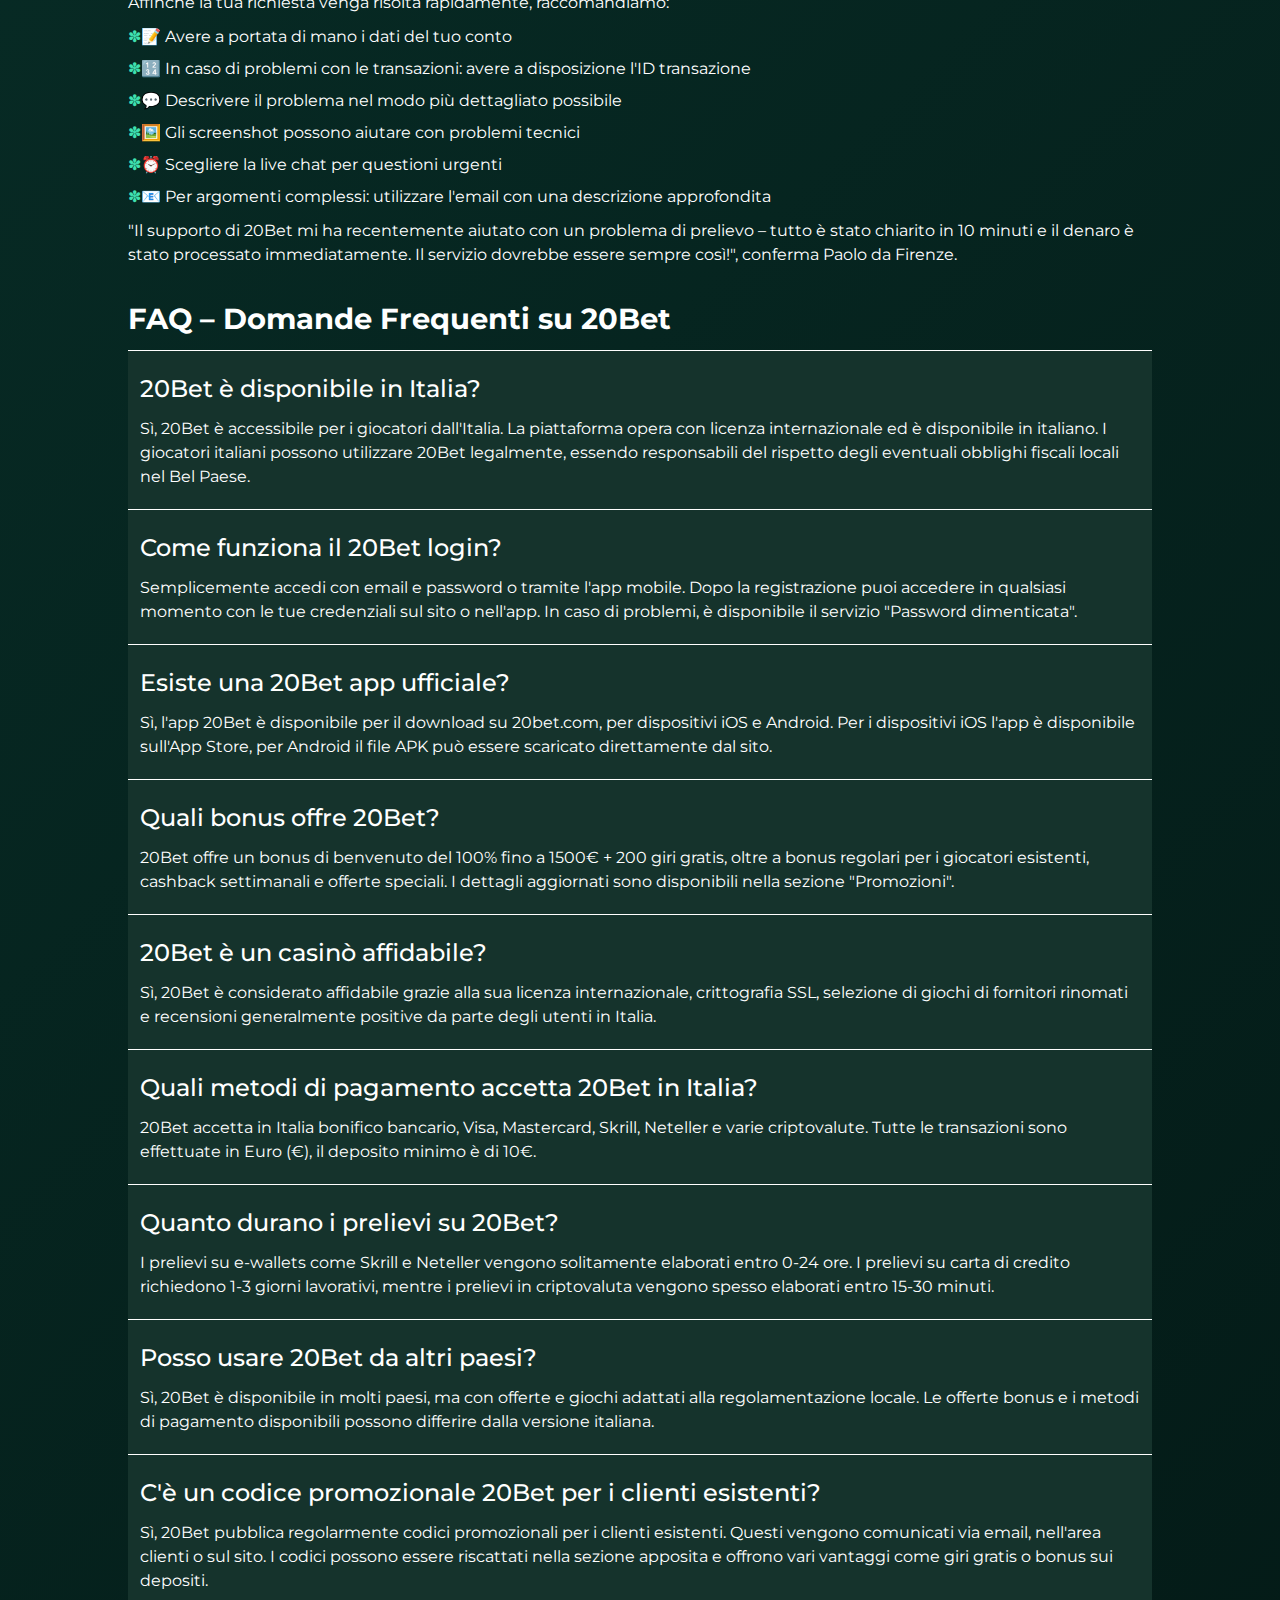
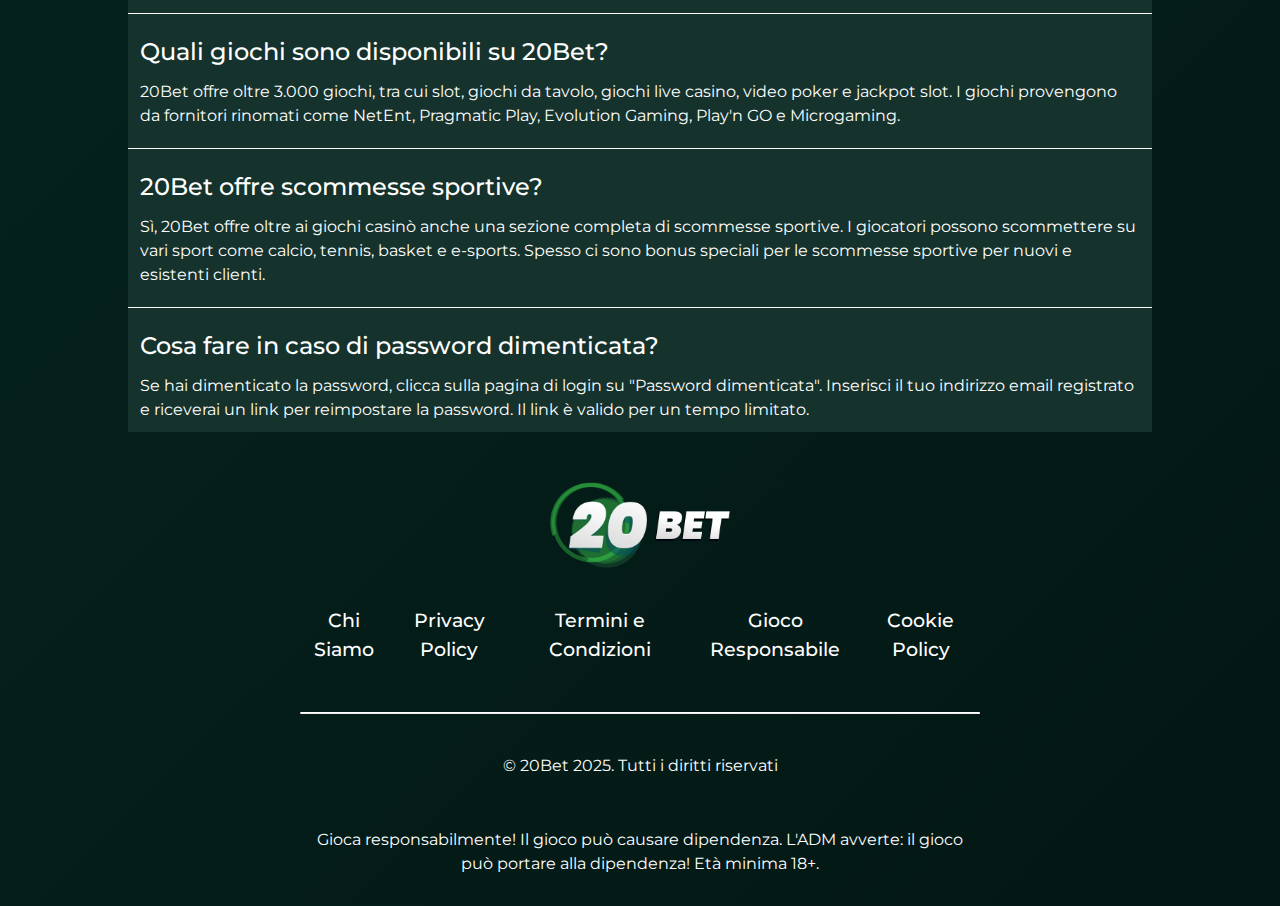
<file: it-it/index.html>
<!DOCTYPE html>
<html lang="it-IT">

<head>
    <meta charset="UTF-8">
    <meta name="viewport" content="width=device-width, initial-scale=1.0">
    <link rel="stylesheet" href="/style.css">
    <link rel="shortcut icon" href="/favicon.ico" type="image/x-icon">

    <title>20Bet Italia ⭐ Casino Online, Login, App & Recensioni</title>
    <meta name="description"
        content="20Bet è una piattaforma di casinò e scommesse online disponibile in Italia. Scopri come funziona 20Bet, il login, l’app mobile, i bonus e le recensioni degli utenti.">
    <meta name="googlebot" content="index,follow,noarchive">

    <link rel="alternate" hreflang="it_IT" href="https://www.niclatouring.it/it-it/">
    <link rel="alternate" hreflang="x-default" href="https://www.niclatouring.it/">
    <link rel="canonical" href="https://www.niclatouring.it/it-it/">

    <meta property="og:type" content="website">
    <meta property="og:title" content="20Bet Italia ⭐ Casino Online, Login, App & Recensioni">
    <meta property="og:description"
        content="20Bet è una piattaforma di casinò e scommesse online disponibile in Italia. Scopri come funziona 20Bet, il login, l’app mobile, i bonus e le recensioni degli utenti.">
    <meta property="og:url" content="https://www.niclatouring.it/">
    <meta property="og:site_name" content="20Bet">
    <meta property="og:image" content="https://www.niclatouring.it/img/1.webp">
    <meta property="og:locale" content="it_IT">

    <meta name="twitter:card" content="summary_large_image">
    <meta name="twitter:title" content="20Bet Italia ⭐ Casino Online, Login, App & Recensioni">
    <meta name="twitter:description"
        content="20Bet è una piattaforma di casinò e scommesse online disponibile in Italia. Scopri come funziona 20Bet, il login, l’app mobile, i bonus e le recensioni degli utenti.">
    <meta name="twitter:image" content="https://www.niclatouring.it/img/1.webp">

    <script type="application/ld+json">
    {
        "@context": "https://schema.org",
        "@type": "Article",
        "headline": "20Bet Italia ⭐ Casino Online, Login, App & Recensioni",
        "description": "20Bet è una piattaforma di casinò e scommesse online disponibile in Italia. Scopri come funziona 20Bet, il login, l’app mobile, i bonus e le recensioni degli utenti.",
        "mainEntityOfPage": {
            "@type": "WebPage",
            "@id": "https://www.niclatouring.it/"
        },
        "author": {
            "@type": "Person",
            "name": "Team di Esperti",
            "url": "https://www.niclatouring.it/"
        },
        "publisher": {
            "@type": "Organization",
            "name": "20Bet",
            "logo": {
                "@type": "ImageObject",
                "url": "https://www.niclatouring.it/img/logo.webp"
            }
        },
        "datePublished": "2025-10-04",
        "dateModified": "2025-10-04"
    }
    </script>

    <script type="application/ld+json">
    {
        "@context": "https://schema.org",
        "@type": "WebSite",
        "url": "https://www.niclatouring.it/",
        "name": "20Bet",
        "description": "Sito ufficiale di 20Bet: Casinò online, scommesse sportive, bonus e versione mobile per i giocatori dall'Italia.",
        "inLanguage": "it-IT"
    }
    </script>

    <script type="application/ld+json">
    {
        "@context": "https://schema.org",
        "@type": "BreadcrumbList",
        "itemListElement": [
            {
                "@type": "ListItem",
                "position": 1,
                "name": "Home",
                "item": "https://www.niclatouring.it/"
            },
            {
                "@type": "ListItem",
                "position": 2,
                "name": "Bonus 1500€ + 200 Giri Gratis",
                "item": "https://www.niclatouring.it/"
            }
        ]
    }
    </script>

    <script type="application/ld+json">
    {
        "@context": "https://schema.org",
        "@type": "FAQPage",
        "mainEntity": [
            {
                "@type": "Question",
                "name": "Come mi registro su 20Bet?",
                "acceptedAnswer": {
                    "@type": "Answer",
                    "text": "La registrazione richiede meno di 2 minuti: visita il sito ufficiale, clicca su 'Registrati', inserisci email e numero di telefono, crea una password sicura e conferma i dati."
                }
            },
            {
                "@type": "Question",
                "name": "Esiste un'app mobile di 20Bet?",
                "acceptedAnswer": {
                    "@type": "Answer",
                    "text": "Sì, l'app mobile di 20Bet è disponibile per iOS e Android e offre tutte le funzioni del casinò online e della sezione scommesse."
                }
            },
            {
                "@type": "Question",
                "name": "Come ottengo il bonus di benvenuto?",
                "acceptedAnswer": {
                    "@type": "Answer",
                    "text": "Dopo il primo deposito di 10€ o superiore, ricevi un bonus del 100% fino a 1500€ più 200 giri gratis su slot selezionate."
                }
            },
            {
                "@type": "Question",
                "name": "Quanto tempo richiedono i prelievi?",
                "acceptedAnswer": {
                    "@type": "Answer",
                    "text": "I prelievi vengono processati velocemente: Visa/Mastercard, e-wallets entro 24 ore e criptovalute in poche ore con un minimo di 10€."
                }
            }
        ]
    }
    </script>
</head>

<body>

    <header>
        <div class="logo">
            <a href="/"><img src="/img/logo.webp" alt="Logo 20Bet" width="180" height="80"></a>
        </div>

        <div class="header-btn">
            <a href="/play/" rel="nofollow" content="noindex" class="h-violet-btn">Registrati</a>
            <a href="/play/" rel="nofollow" content="noindex" class="h-accent-btn">Gioca Ora</a>
        </div>
    </header>

    <main>
        <div class="promo">
            <div class="promo-l">
                <h1>20Bet Italia – Casinò Online e Scommesse Digitali</h1>
                <p class="txt">
                    <strong>20Bet</strong> si è affermato come una delle piattaforme più innovative e affidabili nel
                    panorama del gioco online italiano. Il <strong>20Bet casino</strong> offre una selezione
                    impressionante di giochi, tra cui slot, giochi da tavolo e opzioni live casino, studiate
                    appositamente per le esigenze dei giocatori in <strong>Italia</strong>. Con un'interfaccia
                    intuitiva, prelievi rapidi e un servizio clienti dedicato in italiano, <strong>20Bet Italia</strong>
                    ha rapidamente conquistato la fiducia della community di giocatori nella Penisola.
                </p>
                <p class="txt">
                    La piattaforma opera sotto la rinomata licenza di Curaçao e rispetta gli standard di sicurezza
                    internazionali. Per i giocatori italiani è particolarmente vantaggioso che tutte le transazioni
                    possano essere effettuate in Euro (€), senza fastidiosi costi di cambio valuta. La combinazione di
                    un'offerta di giochi completa, bonus attraenti e un'esperienza mobile di prima classe rende
                    <strong>20Bet</strong> una scelta eccellente per gli appassionati di casinò in tutta
                    <strong>Italia</strong>.
                </p>
            </div>

            <div class="promo-gift">
                <div class="gift-box">
                    <img class="gift-zoom" src="/img/gift.webp" alt="Bonus 20Bet" width="50" height="50">
                </div>

                <p class="txt-accent">
                    Fino a 1500€ + 200 Giri Gratis
                </p>

                <a href="/play/" rel="nofollow" content="noindex" class="btn-accent">Richiedi Bonus</a>
            </div>
        </div>

        <div class="wrapper">
            <div class="navigation">
                <input type="checkbox" id="toggle-nav" hidden>
                <label for="toggle-nav" class="txt-nav">Indice dei Contenuti</label>

                <ul class="nav-list">
                    <li class="nav-item"><a href="/">Panoramica Piattaforma</a></li>
                    <li class="nav-item"><a href="#uberblick">Cos’è 20Bet e Come Funziona la Piattaforma</a></li>
                    <li class="nav-item"><a href="#login">20Bet Login & Registrazione</a></li>
                    <li class="nav-item"><a href="#bonus">Bonus 20Bet e Codici Promozionali</a></li>
                    <li class="nav-item"><a href="#app">App 20Bet e Gaming Mobile</a></li>
                    <li class="nav-item"><a href="#erfahrungen">Recensioni ed Esperienze dei Giocatori</a></li>
                    <li class="nav-item"><a href="#vergleich">20Bet Italia vs Altri Mercati</a></li>
                    <li class="nav-item"><a href="#support">Contatto e Supporto 20Bet</a></li>
                    <li class="nav-item"><a href="#faq">FAQ – Domande Frequenti</a></li>
                </ul>
            </div>

            <div class="container" id="uberblick">
                <h2>Cos’è 20Bet e Come Funziona la Piattaforma</h2>
                <p class="txt">
                    <strong>20Bet casino</strong> è una piattaforma di gaming internazionale che opera con successo dal
                    2018, con un focus specifico sul mercato italiano dal 2022. La piattaforma si distingue per la sua
                    vasta selezione di giochi – dalle slot classiche alle esperienze live casino con veri dealer.
                    <strong>20Bet Italia</strong> offre ai giocatori italiani un'esperienza localizzata con supporto per
                    metodi di pagamento regionali e un'interfaccia completamente in italiano.
                </p>

                <div class="table-wrapper">
                    <table>
                        <tbody>
                            <tr>
                                <td>Sito Ufficiale</td>
                                <td>20bet.com</td>
                            </tr>
                            <tr>
                                <td>Anno di Fondazione</td>
                                <td>2018</td>
                            </tr>
                            <tr>
                                <td>Licenza</td>
                                <td>Curaçao eGaming</td>
                            </tr>
                            <tr>
                                <td>Fornitori di Giochi</td>
                                <td>NetEnt, Pragmatic Play, Evolution Gaming, Play'n GO, Microgaming, Yggdrasil</td>
                            </tr>
                            <tr>
                                <td>Bonus di Benvenuto</td>
                                <td>100% fino a 1500€ + 200 Giri Gratis</td>
                            </tr>
                            <tr>
                                <td>Deposito Minimo</td>
                                <td>10€</td>
                            </tr>
                            <tr>
                                <td>Valuta</td>
                                <td>Euro (€)</td>
                            </tr>
                            <tr>
                                <td>Metodi di Pagamento</td>
                                <td>Visa, Mastercard, Skrill, Neteller, Bonifico Bancario, Criptovalute</td>
                            </tr>
                            <tr>
                                <td>App Mobile</td>
                                <td>Disponibile per iOS e Android</td>
                            </tr>
                        </tbody>
                    </table>
                </div>

                <h3>Panoramica generale di 20Bet</h3>
                <p class="txt">
                    Dal suo lancio nel 2018, 20Bet è cresciuto costantemente, espandendo i suoi servizi in oltre 40
                    paesi. Il focus specifico sul mercato <strong>italiano</strong> è iniziato nel 2022, con
                    l'implementazione mirata di funzionalità per i giocatori dello Stivale:
                </p>
                <ul>
                    <li>✅ Interfaccia completamente tradotta in italiano</li>
                    <li>✅ Integrazione di metodi di pagamento locali</li>
                    <li>✅ Adattamento delle offerte bonus alle preferenze italiane</li>
                    <li>✅ Istituzione di un supporto clienti in lingua italiana</li>
                    <li>✅ Ottimizzazione per dispositivi mobili in <strong>Italia</strong></li>
                </ul>

                <h3>Servizi principali offerti agli utenti</h3>
                <p class="txt">
                    Gli utenti in <strong>Italia</strong> apprezzano particolarmente questi vantaggi di 20Bet:
                </p>
                <ul>
                    <li>🎯 Esperienza senza intoppi in Euro (€)</li>
                    <li>💳 Opzioni di pagamento familiari come bonifico bancario e carte</li>
                    <li>📱 Eccellente performance mobile sulle reti italiane</li>
                    <li>🎁 Bonus generosi senza condizioni di scommessa complicate</li>
                    <li>⚡ Prelievi rapidi entro 24 ore</li>
                    <li>🔒 Standard di sicurezza elevati per dati e transazioni</li>
                    <li>🇮🇹 Supporto localizzato con comprensione delle specificità italiane</li>
                    <li>🏆 Tornei regolari con premi in €</li>
                </ul>

                <p class="txt">
                    "Da giocatore di lunga data in Italia, apprezzo particolarmente la trasparenza delle condizioni di
                    bonus su 20Bet – niente trabocchetti nascosti come con alcuni altri operatori", dice Marco da
                    Milano.
                </p>
            </div>

            <div class="container" id="login">
                <h2>20Bet Login & Registrazione</h2>
                <p class="txt">
                    Il processo di <strong>20Bet login</strong> è stato progettato per la massima facilità d'uso. Sia la
                    registrazione che l'accesso successivo al conto sono intuitivi e completabili in pochi minuti. La
                    piattaforma offre diverse opzioni di accesso, inclusa la variante classica con email e password e
                    opzioni più convenienti come l'autenticazione biometrica nell'app mobile.
                </p>

                <h3>Creazione di un nuovo account</h3>
                <ol class="txt">
                    <li>Visita il sito ufficiale di 20Bet o apri l'app mobile</li>
                    <li>Clicca su "Registrati" nell'angolo in alto a destra</li>
                    <li>Compila il modulo di registrazione con i tuoi dati personali</li>
                    <li>Conferma il tuo indirizzo email e numero di telefono</li>
                    <li>Crea una password sicura per il tuo conto</li>
                    <li>Accetta i Termini e Condizioni Generali</li>
                    <li>Conferma di avere almeno 18 anni</li>
                    <li>Completa la registrazione ed effettua il tuo primo deposito</li>
                </ol>

                <h3>20Bet Login – Accesso semplice al tuo conto</h3>
                <p class="txt">
                    Dopo la registrazione riuscita, puoi accedere in qualsiasi momento con le tue credenziali:
                </p>
                <ol class="txt">
                    <li>Apri il sito web o l'app di 20Bet</li>
                    <li>Clicca sul pulsante "Login" o "Accedi"</li>
                    <li>Inserisci il tuo indirizzo email o numero di telefono</li>
                    <li>Inserisci la tua password</li>
                    <li>Clicca su "Accedi" per entrare nel tuo conto</li>
                </ol>

                <h3>Verifica del profilo e sicurezza dell’account</h3>
                <p class="txt">
                    20Bet utilizza tecnologie di sicurezza all'avanguardia per proteggere i tuoi dati:
                </p>
                <ul class="txt">
                    <li>✅ Autenticazione a due fattori per sicurezza aggiuntiva</li>
                    <li>✅ Crittografia di tutte le trasmissioni dati con tecnologia SSL</li>
                    <li>✅ Controlli di sicurezza e monitoraggio regolari</li>
                    <li>✅ Disconnessione automatica dopo inattività</li>
                    <li>✅ Notifiche per attività di login sospette</li>
                    <li>✅ Possibilità di gestire i dispositivi connessi</li>
                </ul>

                <h3>20Bet accedi tramite sito ufficiale</h3>
                <p class="txt">
                    Per garantire la sicurezza del tuo conto, raccomandiamo:
                </p>
                <ul class="txt">
                    <li>🔐 Usa una password unica che non utilizzi altrove</li>
                    <li>📱 Attiva l'autenticazione a due fattori</li>
                    <li>🚫 Non condividere mai le tue credenziali di accesso con terzi</li>
                    <li>📧 Fai attenzione ai tentativi di phishing via email</li>
                    <li>🔒 Disconnettiti sempre dai dispositivi pubblici</li>
                    <li>👀 Controlla regolarmente la cronologia delle attività del tuo conto</li>
                </ul>
            </div>

            <div class="container" id="bonus">
                <h2>Bonus e Promozioni 20Bet</h2>
                <img src="/img/1.webp" alt="Bonus e Promozioni 20Bet" width="1000" height="800">
                <p class="txt">
                    Le offerte <strong>20Bet bonus</strong> sono tra le più attraenti sul mercato italiano. Il casinò
                    premia sia i nuovi giocatori con un generoso pacchetto di benvenuto, sia i clienti esistenti con
                    promozioni regolari. Da evidenziare è il <strong>20Bet casino No Deposit Bonus</strong>, che
                    permette ai giocatori di ottenere le prime vincite senza depositare denaro proprio.
                </p>

                <div class="table-wrapper">
                    <table>
                        <thead>
                            <tr>
                                <th>Tipo di Bonus</th>
                                <th>Condizioni</th>
                                <th>Valore Massimo</th>
                            </tr>
                        </thead>
                        <tbody>
                            <tr>
                                <td>Bonus di Benvenuto</td>
                                <td>Primo deposito da 10€</td>
                                <td>1500€ + 200 GG</td>
                            </tr>
                            <tr>
                                <td>No Deposit Bonus</td>
                                <td>Conferma account senza deposito</td>
                                <td>20 Giri Gratis</td>
                            </tr>
                            <tr>
                                <td>Bonus del Venerdì</td>
                                <td>Deposito ogni Venerdì</td>
                                <td>50% fino a 300€</td>
                            </tr>
                            <tr>
                                <td>Offerta Cashback</td>
                                <td>Settimanalmente su perdite nette</td>
                                <td>15% di rimborso</td>
                            </tr>
                            <tr>
                                <td>Ricompense VIP</td>
                                <td>Per giocatori fedeli</td>
                                <td>Personalizzate</td>
                            </tr>
                            <tr>
                                <td>Bonus Scommesse Sportive</td>
                                <td>Su scommesse sportive</td>
                                <td>100€ Scommessa Gratuita</td>
                            </tr>
                        </tbody>
                    </table>
                </div>

                <h3>Codigo promocional 20Bet – Come attivare i tuoi vantaggi</h3>
                <p class="txt">
                    Per determinate promozioni potrebbe essere richiesto un <strong>codigo promocional 20bet</strong>.
                    Questi codici vengono pubblicati regolarmente sul sito, nelle newsletter o tramite piattaforme
                    partner. Il riscatto è semplicissimo:
                </p>
                <ol class="txt">
                    <li>Accedi al tuo conto 20Bet</li>
                    <li>Naviga nella sezione "Bonus e Promozioni"</li>
                    <li>Inserisci il codice bonus corrente nell'apposito campo</li>
                    <li>Clicca su "Riscatta Codice"</li>
                    <li>Il bonus verrà accreditato immediatamente sul tuo conto</li>
                </ol>

                <h3>20Bet Casino No Deposit Bonus – Gioco senza rischi</h3>
                <p class="txt">
                    Il <strong>20Bet casino No Deposit Bonus</strong> è particolarmente popolare tra i nuovi giocatori,
                    poiché permette di conoscere la piattaforma senza rischi finanziari. Di solito questa offerta
                    include:
                </p>
                <ul class="txt">
                    <li>🎁 10-20 Giri Gratis senza requisito di deposito</li>
                    <li>💵 Piccolo credito bonus per le prime prove di gioco</li>
                    <li>⚡ Accredito immediato dopo la conferma dell'account</li>
                    <li>📱 Utilizzabile su tutti i giochi dell'app mobile</li>
                    <li>🔒 Condizioni di scommessa prima del prelievo delle vincite</li>
                    <li>⏰ Limite di tempo per l'utilizzo del bonus</li>
                </ul>

                <h3>20Bet bonus per nuovi utenti nel dettaglio</h3>
                <p class="txt">
                    Il pacchetto di benvenuto di 20Bet è studiato appositamente per le esigenze dei giocatori italiani:
                </p>
                <ul class="txt">
                    <li>💰 100% di bonus sul tuo primo deposito</li>
                    <li>🔄 Fino a 1500€ di credito di gioco aggiuntivo</li>
                    <li>🎰 200 Giri Gratis per slot selezionate</li>
                    <li>📈 Condizioni di scommessa: 35x bonus + deposito</li>
                    <li>⏳ 30 giorni di tempo per soddisfare le condizioni</li>
                    <li>💶 Deposito minimo di soli 10€</li>
                    <li>🎯 I giri gratis vengono accreditati giornalmente in tranche</li>
                </ul>

                <p class="txt">
                    "Il bonus di benvenuto di 20Bet mi ha permesso un fantastico inizio – con i 200 giri gratis ho
                    potuto vincere oltre 500€ già il primo giorno!", racconta entusiasta Sofia da Roma.
                </p>
            </div>

            <div class="container" id="app">
                <h2>20Bet App & Gaming Mobile</h2>
                <p class="txt">
                    L'<strong>20Bet app</strong> offre un'esperienza di gioco mobile eccezionale, ottimizzata
                    specificamente per l'uso su smartphone e tablet. Che tu abbia un dispositivo iOS o Android – il
                    <strong>20Bet app download</strong> è veloce e puoi iniziare a giocare immediatamente. L'app
                    contiene tutte le funzioni della versione desktop in un design ottimizzato per il tocco e
                    user-friendly.
                </p>

                <h3>20Bet app download – Passo dopo passo</h3>
                <p class="txt">
                    Ecco come scaricare l'app 20Bet sul tuo dispositivo:
                </p>

                <h4>Per utenti Android:</h4>
                <ol class="txt">
                    <li>Visita il sito 20Bet dal tuo dispositivo Android</li>
                    <li>Vai alla sezione "App Mobile"</li>
                    <li>Avvia il download del file APK</li>
                    <li>Permetti installazioni da fonti sconosciute nelle impostazioni</li>
                    <li>Apri il file scaricato e segui le istruzioni di installazione</li>
                    <li>Avvia l'app e accedi con le tue credenziali</li>
                </ol>

                <h4>Per utenti iOS:</h4>
                <ol class="txt">
                    <li>Apri l'App Store sul tuo iPhone o iPad</li>
                    <li>Cerca "20Bet Casino"</li>
                    <li>Seleziona l'app ufficiale 20Bet</li>
                    <li>Tocca "Scarica"</li>
                    <li>Attendi il completamento dell'installazione</li>
                    <li>Avvia l'app e accedi o registrati</li>
                </ol>

                <h3>Vantaggi dell'app mobile 20Bet</h3>
                <div class="promoties-bonus">
                    <div>
                        <h4>Funzionalità & Comfort</h4>
                        <ul class="txt">
                            <li>📱 Interfaccia touch completamente ottimizzata</li>
                            <li>⚡ Tempi di caricamento più rapidi della versione browser</li>
                            <li>🔔 Notifiche push per nuove offerte</li>
                            <li>🎮 Navigazione e controllo di gioco intuitivi</li>
                            <li>💳 Depositi e prelievi facili direttamente nell'app</li>
                            <li>🔒 Sicurezza aumentata tramite accesso biometrico</li>
                            <li>🎯 Consigli di gioco personalizzati</li>
                        </ul>
                    </div>

                    <div>
                        <h4>Specifiche Tecniche</h4>
                        <ul class="txt">
                            <li><strong>Android:</strong> Versione 8.0 o superiore, 2 GB RAM consigliati</li>
                            <li><strong>iOS:</strong> iOS 13.0 o successivo, compatibile con iPhone/iPad</li>
                            <li><strong>Internet:</strong> Connessione 4G/5G o WiFi stabile</li>
                            <li><strong>Memoria:</strong> Circa 120 MB di spazio libero</li>
                            <li><strong>Lingue supportate:</strong> Italiano, Inglese, Francese</li>
                        </ul>
                    </div>
                </div>

                <h3>Esperienza di gioco mobile</h3>
                <p class="txt">
                    L'app 20Bet offre un'esperienza mobile a tutto tondo:
                </p>
                <ul class="txt">
                    <li>🎰 Oltre 1.500 giochi ottimizzati per dispositivi mobili</li>
                    <li>📺 Grafica di alta qualità e animazioni fluide</li>
                    <li>🎧 Supporto audio completo per un'esperienza immersiva</li>
                    <li>📲 Modalità orizzontale e verticale per diversi tipi di gioco</li>
                    <li>🔋 Performance energeticamente efficiente per sessioni di gioco più lunghe</li>
                    <li>🔄 Sincronizzazione perfetta tra app e versione browser</li>
                </ul>

                <a href="/play/" rel="nofollow" content="noindex" class="h-accent-btn">Scarica l'App</a>
            </div>

            <div class="container" id="erfahrungen">
                <h2>Recensioni ed Esperienze dei Giocatori</h2>
                <p class="txt">
                    Le <strong>20Bet recensioni</strong> di giocatori reali sono prevalentemente positive e confermano
                    l'alto standard qualitativo della piattaforma. Vengono particolarmente evidenziati i prelievi
                    rapidi, la vasta selezione di giochi e il servizio clienti competente. Le <strong>20Bet
                        casino</strong> esperienze mostrano che il casinò gode di buona reputazione nella community di
                    gioco italiana a ragione.
                </p>

                <h3>Aspetti positivi secondo le recensioni dei giocatori</h3>
                <div class="promoties-bonus">
                    <div>
                        <h4>Punti di forza della piattaforma</h4>
                        <ul class="txt">
                            <li>✅ Prelievi rapidi entro 24 ore</li>
                            <li>✅ Ampia scelta di giochi di fornitori rinomati</li>
                            <li>✅ Offerte bonus attraenti con condizioni eque</li>
                            <li>✅ Interfaccia chiara e user-friendly</li>
                            <li>✅ Servizio clienti affidabile in italiano</li>
                            <li>✅ Buone performance dell'app mobile</li>
                            <li>✅ Connessione sicura e crittografata</li>
                            <li>✅ Nessuna commissione nascosta per le transazioni</li>
                        </ul>
                    </div>

                    <div>
                        <h4>Potenziali miglioramenti</h4>
                        <ul class="txt">
                            <li>❌ Supporto telefonico non disponibile 24/7</li>
                            <li>❌ Il processo di verifica per il primo prelievo può richiedere un po' di tempo</li>
                            <li>❌ Metodi di pagamento limitati per alcune regioni</li>
                            <li>❌ Meno opzioni di scommesse sportive rispetto a operatori specializzati</li>
                            <li>❌ Manutenzioni occasionali nelle ore di punta</li>
                        </ul>
                    </div>
                </div>

                <h3>Voci autentiche dei giocatori su 20Bet</h3>
                <div class="promoties-bonus">
                    <div>
                        <h4>Recensione di Luca da Napoli</h4>
                        <p class="txt">
                            "Gioco su 20Bet da oltre un anno e sono costantemente soddisfatto. I prelievi sono
                            particolarmente impressionanti – spesso ho i miei soldi sul conto in poche ore. L'app
                            funziona perfettamente sul mio smartphone e le offerte di cashback settimanali fanno sì che
                            le perdite non facciano così male. Ciò che apprezzo particolarmente è la trasparenza nelle
                            condizioni di bonus – nessuna brutta sorpresa!"
                        </p>
                        <p class="txt"><strong>Valutazione:</strong> ⭐⭐⭐⭐☆ (4.5/5 stelle)</p>
                    </div>

                    <div>
                        <h4>Recensione di Giulia da Torino</h4>
                        <p class="txt">
                            "Come appassionata di live casino, 20Bet mi ha completamente convinta. La scelta di tavoli è
                            ampia, i dealer professionali e la qualità dello streaming eccellente. Il bonus di benvenuto
                            è stato generoso e facile da attivare. Unico piccolo punto di critica: il processo di
                            verifica per il primo prelievo ha richiesto un po' più del previsto. Per il resto esperienza
                            top – la consiglio vivamente!"
                        </p>
                        <p class="txt"><strong>Valutazione:</strong> ⭐⭐⭐⭐☆ (4/5 stelle)</p>
                    </div>
                </div>

                <h3>20Bet recensioni rispetto ad altri casinò</h3>
                <p class="txt">
                    Nel confronto diretto con altri casinò online in <strong>Italia</strong>, 20Bet si distingue
                    particolarmente bene in diverse aree:
                </p>
                <ul class="txt">
                    <li>🎯 Bonus con condizioni di scommessa eque (nessun requisito esagerato)</li>
                    <li>💳 Ampia scelta di metodi di pagamento italiani</li>
                    <li>📱 Esperienza mobile ottimizzata in modo eccellente</li>
                    <li>🔒 Alti standard di sicurezza e audit regolari</li>
                    <li>💬 Supporto personale e competente in italiano</li>
                </ul>

                <p class="txt">
                    "20Bet ha trovato il giusto equilibrio tra divertimento, correttezza e facilità d'uso. Per i
                    giocatori italiani che cercano una piattaforma di casinò affidabile e divertente, è sicuramente una
                    raccomandazione valida", riassume l'esperto di gioco Mario Rossi.
                </p>
            </div>

            <div class="container" id="vergleich">
                <h2>20Bet Italia vs Altri Mercati</h2>
                <p class="txt">
                    <strong>20Bet</strong> in altri paesi e <strong>20Bet Italia</strong> offrono fondamentalmente la
                    stessa piattaforma, ma differiscono in alcuni punti importanti adattati ai rispettivi mercati
                    nazionali. Queste differenze riguardano in particolare i metodi di pagamento disponibili, le offerte
                    bonus e i quadri normativi.
                </p>

                <div class="table-wrapper">
                    <table>
                        <thead>
                            <tr>
                                <th>Aspetto</th>
                                <th>20Bet Italia</th>
                                <th>20Bet Internazionale</th>
                            </tr>
                        </thead>
                        <tbody>
                            <tr>
                                <td>Valuta</td>
                                <td>Euro (€)</td>
                                <td>USD, GBP, CAD, ecc.</td>
                            </tr>
                            <tr>
                                <td>Metodi di Pagamento</td>
                                <td>Bonifico bancario, Carte italiane, Skrill</td>
                                <td>Varie opzioni locali</td>
                            </tr>
                            <tr>
                                <td>Bonus di Benvenuto</td>
                                <td>Fino a 1500€ + 200 GG</td>
                                <td>Variabile per paese</td>
                            </tr>
                            <tr>
                                <td>Selezione Giochi</td>
                                <td>Offerta completa disponibile</td>
                                <td>Limitata in alcuni paesi</td>
                            </tr>
                            <tr>
                                <td>Supporto Lingue</td>
                                <td>Italiano, Inglese</td>
                                <td>Multilingue</td>
                            </tr>
                            <tr>
                                <td>Trattamento Fiscale</td>
                                <td>Vincite tassate oltre 500€</td>
                                <td>Variabile per giurisdizione</td>
                            </tr>
                        </tbody>
                    </table>
                </div>

                <h3>Disponibilità di 20Bet in Italia</h3>
                <p class="txt">
                    I quadri normativi per il gioco online differiscono notevolmente tra <strong>Italia</strong> e altri
                    paesi:
                </p>
                <ul class="txt">
                    <li>🇮🇹 In Italia: 20Bet opera con licenza internazionale (Curaçao) accessibile ai giocatori
                        italiani</li>
                    <li>🌍 Altri paesi: Regolamentazione variabile a seconda della nazione</li>
                    <li>📋 Italia: Necessaria verifica dell'identità (Know Your Customer)</li>
                    <li>🔒 Alcuni paesi: Requisiti di blocco gioco volontario</li>
                    <li>🎰 Italia: Offerta di giochi completa disponibile</li>
                    <li>🚫 Alcuni paesi: Offerta di giochi limitata secondo regolamentazione</li>
                </ul>

                <h3>Differenze bonus tra i mercati</h3>
                <p class="txt">
                    Le offerte bonus sono adattate ai rispettivi mercati:
                </p>
                <ul class="txt">
                    <li>💰 Italia: Limiti bonus elevati (fino a 1500€)</li>
                    <li>💶 Altri mercati: Limiti bonus variabili a seconda della regolamentazione</li>
                    <li>🎁 Italia: Bonus No Deposit regolarmente disponibili</li>
                    <li>📋 Mercati regolamentati: Condizioni bonus più severe</li>
                    <li>🏆 Italia: Programma VIP con account manager personale</li>
                    <li>⭐ Altri mercati: Programma fedeltà standardizzato</li>
                </ul>

                <p class="txt">
                    "Per i giocatori in Italia, 20Bet offre condizioni decisamente migliori – bonus più alti, ampia
                    scelta di giochi e un'esperienza localizzata fanno la differenza", spiega l'esperto finanziario
                    Carlo Bianchi.
                </p>
            </div>

            <div class="container" id="support">
                <h2>Contatto e Supporto 20Bet</h2>
                <p class="txt">
                    Il servizio clienti di 20Bet si distingue per tempi di risposta rapidi e supporto competente in
                    italiano. Che si tratti di domande tecniche, problemi con depositi o prelievi, o domande generali –
                    il team di supporto è a disposizione dei giocatori con varie opzioni di contatto.
                </p>

                <h3>Canali di supporto disponibili</h3>
                <div class="table-wrapper">
                    <table>
                        <thead>
                            <tr>
                                <th>Metodo di Contatto</th>
                                <th>Disponibilità</th>
                                <th>Tempo di Risposta Medio</th>
                            </tr>
                        </thead>
                        <tbody>
                            <tr>
                                <td>Live Chat</td>
                                <td>24/7</td>
                                <td>Meno di 2 minuti</td>
                            </tr>
                            <tr>
                                <td>Supporto Email</td>
                                <td>24/7</td>
                                <td>Entro 4 ore</td>
                            </tr>
                            <tr>
                                <td>Linea Telefonica</td>
                                <td>Lun-Ven 9-18</td>
                                <td>Meno di 5 minuti</td>
                            </tr>
                            <tr>
                                <td>Modulo di Contatto</td>
                                <td>24/7</td>
                                <td>Entro 6 ore</td>
                            </tr>
                            <tr>
                                <td>Sezione FAQ</td>
                                <td>24/7</td>
                                <td>Risposte immediate</td>
                            </tr>
                        </tbody>
                    </table>
                </div>

                <h3>Supporto nelle lingue locali</h3>
                <p class="txt">
                    20Bet offre supporto in più lingue per aiutare al meglio tutti i giocatori in
                    <strong>Italia</strong>:
                </p>
                <ul class="txt">
                    <li>🇮🇹 Italiano (lingua di supporto principale)</li>
                    <li>🇬🇧 Inglese (disponibile 24/7)</li>
                    <li>🇪🇸 Spagnolo (disponibilità limitata)</li>
                    <li>🇫🇷 Francese (disponibilità limitata)</li>
                </ul>

                <h3>Richieste di supporto frequenti e soluzioni</h3>
                <p class="txt">
                    La maggior parte delle richieste dei giocatori riguarda i seguenti argomenti:
                </p>
                <ul class="txt">
                    <li>🔐 Verifica del conto e controllo documenti</li>
                    <li>💳 Domande su depositi e prelievi</li>
                    <li>🎁 Attivazione bonus e soddisfacimento scommesse</li>
                    <li>📱 Problemi tecnici con l'app o il sito web</li>
                    <li>⚡ Funzionalità di gioco e domande sulle regole</li>
                    <li>🔒 Sicurezza dell'account e problemi di accesso</li>
                </ul>

                <h3>Consigli per un contatto efficace con il supporto</h3>
                <p class="txt">
                    Affinché la tua richiesta venga risolta rapidamente, raccomandiamo:
                </p>
                <ul class="txt">
                    <li>📝 Avere a portata di mano i dati del tuo conto</li>
                    <li>🔢 In caso di problemi con le transazioni: avere a disposizione l'ID transazione</li>
                    <li>💬 Descrivere il problema nel modo più dettagliato possibile</li>
                    <li>🖼️ Gli screenshot possono aiutare con problemi tecnici</li>
                    <li>⏰ Scegliere la live chat per questioni urgenti</li>
                    <li>📧 Per argomenti complessi: utilizzare l'email con una descrizione approfondita</li>
                </ul>

                <p class="txt">
                    "Il supporto di 20Bet mi ha recentemente aiutato con un problema di prelievo – tutto è stato
                    chiarito in 10 minuti e il denaro è stato processato immediatamente. Il servizio dovrebbe essere
                    sempre così!", conferma Paolo da Firenze.
                </p>
            </div>

            <div class="container" id="faq">
                <h2>FAQ – Domande Frequenti su 20Bet</h2>

                <div class="faq-contnetn">
                    <div class="qa-scontent-title">
                        <h3>20Bet è disponibile in Italia?</h3>
                        <div class="qa-answaer">
                            <p>Sì, 20Bet è accessibile per i giocatori dall'Italia. La piattaforma opera con licenza
                                internazionale ed è disponibile in italiano. I giocatori italiani possono utilizzare
                                20Bet legalmente, essendo responsabili del rispetto degli eventuali obblighi fiscali
                                locali nel Bel Paese.</p>
                            </p>
                        </div>
                    </div>

                    <div class="qa-scontent-title">
                        <h3>Come funziona il 20Bet login?</h3>
                        <div class="qa-answaer">
                            <p>Semplicemente accedi con email e password o tramite l'app mobile. Dopo la registrazione
                                puoi accedere in qualsiasi momento con le tue credenziali sul sito o nell'app. In caso
                                di problemi, è disponibile il servizio "Password dimenticata".</p>
                        </div>
                    </div>

                    <div class="qa-scontent-title">
                        <h3>Esiste una 20Bet app ufficiale?</h3>
                        <div class="qa-answaer">
                            <p>Sì, l'app 20Bet è disponibile per il download su 20bet.com, per dispositivi iOS e
                                Android. Per i dispositivi iOS l'app è disponibile sull'App Store, per Android il file
                                APK può essere scaricato direttamente dal sito.</p>
                        </div>
                    </div>

                    <div class="qa-scontent-title">
                        <h3>Quali bonus offre 20Bet?</h3>
                        <div class="qa-answaer">
                            <p>20Bet offre un bonus di benvenuto del 100% fino a 1500€ + 200 giri gratis, oltre a bonus
                                regolari per i giocatori esistenti, cashback settimanali e offerte speciali. I dettagli
                                aggiornati sono disponibili nella sezione "Promozioni".</p>
                        </div>
                    </div>

                    <div class="qa-scontent-title">
                        <h3>20Bet è un casinò affidabile?</h3>
                        <div class="qa-answaer">
                            <p>Sì, 20Bet è considerato affidabile grazie alla sua licenza internazionale, crittografia
                                SSL, selezione di giochi di fornitori rinomati e recensioni generalmente positive da
                                parte degli utenti in Italia.</p>
                        </div>
                    </div>

                    <div class="qa-scontent-title">
                        <h3>Quali metodi di pagamento accetta 20Bet in Italia?</h3>
                        <div class="qa-answaer">
                            <p>20Bet accetta in Italia bonifico bancario, Visa, Mastercard, Skrill, Neteller e varie
                                criptovalute. Tutte le transazioni sono effettuate in Euro (€), il deposito minimo è di
                                10€.</p>
                        </div>
                    </div>

                    <div class="qa-scontent-title">
                        <h3>Quanto durano i prelievi su 20Bet?</h3>
                        <div class="qa-answaer">
                            <p>I prelievi su e-wallets come Skrill e Neteller vengono solitamente elaborati entro 0-24
                                ore. I prelievi su carta di credito richiedono 1-3 giorni lavorativi, mentre i prelievi
                                in criptovaluta vengono spesso elaborati entro 15-30 minuti.</p>
                        </div>
                    </div>

                    <div class="qa-scontent-title">
                        <h3>Posso usare 20Bet da altri paesi?</h3>
                        <div class="qa-answaer">
                            <p>Sì, 20Bet è disponibile in molti paesi, ma con offerte e giochi adattati alla
                                regolamentazione locale. Le offerte bonus e i metodi di pagamento disponibili possono
                                differire dalla versione italiana.</p>
                        </div>
                    </div>

                    <div class="qa-scontent-title">
                        <h3>C'è un codice promozionale 20Bet per i clienti esistenti?</h3>
                        <div class="qa-answaer">
                            <p>Sì, 20Bet pubblica regolarmente codici promozionali per i clienti esistenti. Questi
                                vengono comunicati via email, nell'area clienti o sul sito. I codici possono essere
                                riscattati nella sezione apposita e offrono vari vantaggi come giri gratis o bonus sui
                                depositi.</p>
                        </div>
                    </div>

                    <div class="qa-scontent-title">
                        <h3>Quali giochi sono disponibili su 20Bet?</h3>
                        <div class="qa-answaer">
                            <p>20Bet offre oltre 3.000 giochi, tra cui slot, giochi da tavolo, giochi live casino, video
                                poker e jackpot slot. I giochi provengono da fornitori rinomati come NetEnt, Pragmatic
                                Play, Evolution Gaming, Play'n GO e Microgaming.</p>
                        </div>
                    </div>

                    <div class="qa-scontent-title">
                        <h3>20Bet offre scommesse sportive?</h3>
                        <div class="qa-answaer">
                            <p>Sì, 20Bet offre oltre ai giochi casinò anche una sezione completa di scommesse sportive.
                                I giocatori possono scommettere su vari sport come calcio, tennis, basket e e-sports.
                                Spesso ci sono bonus speciali per le scommesse sportive per nuovi e esistenti clienti.
                            </p>
                        </div>
                    </div>

                    <div class="qa-scontent-title">
                        <h3>Cosa fare in caso di password dimenticata?</h3>
                        <div class="qa-answaer">
                            <p>Se hai dimenticato la password, clicca sulla pagina di login su "Password dimenticata".
                                Inserisci il tuo indirizzo email registrato e riceverai un link per reimpostare la
                                password. Il link è valido per un tempo limitato.</p>
                        </div>
                    </div>
                </div>
            </div>
        </div>


    </main>

    <footer>
        <a href="/">
            <img src="/img/logo.webp" alt="20Bet Italia" width="180" height="50">
        </a>

        <ul>
            <li>
                <a href="/about-us/">Chi Siamo</a>
            </li>
            <li>
                <a href="/privacy-policy/">Privacy Policy</a>
            </li>
            <li>
                <a href="/terms-and-conditions/">Termini e Condizioni</a>
            </li>
            <li>
                <a href="/responsible-gambling/">Gioco Responsabile</a>
            </li>
            <li>
                <a href="/cookie-policy/">Cookie Policy</a>
            </li>
        </ul>

        <hr>

        <p class="txt">
            © 20Bet 2025. Tutti i diritti riservati
        </p>

        <p class="txt">
            Gioca responsabilmente! Il gioco può causare dipendenza. L'ADM avverte: il gioco può portare alla
            dipendenza! Età minima 18+.
        </p>
    </footer>
</body>

</html>
</file>
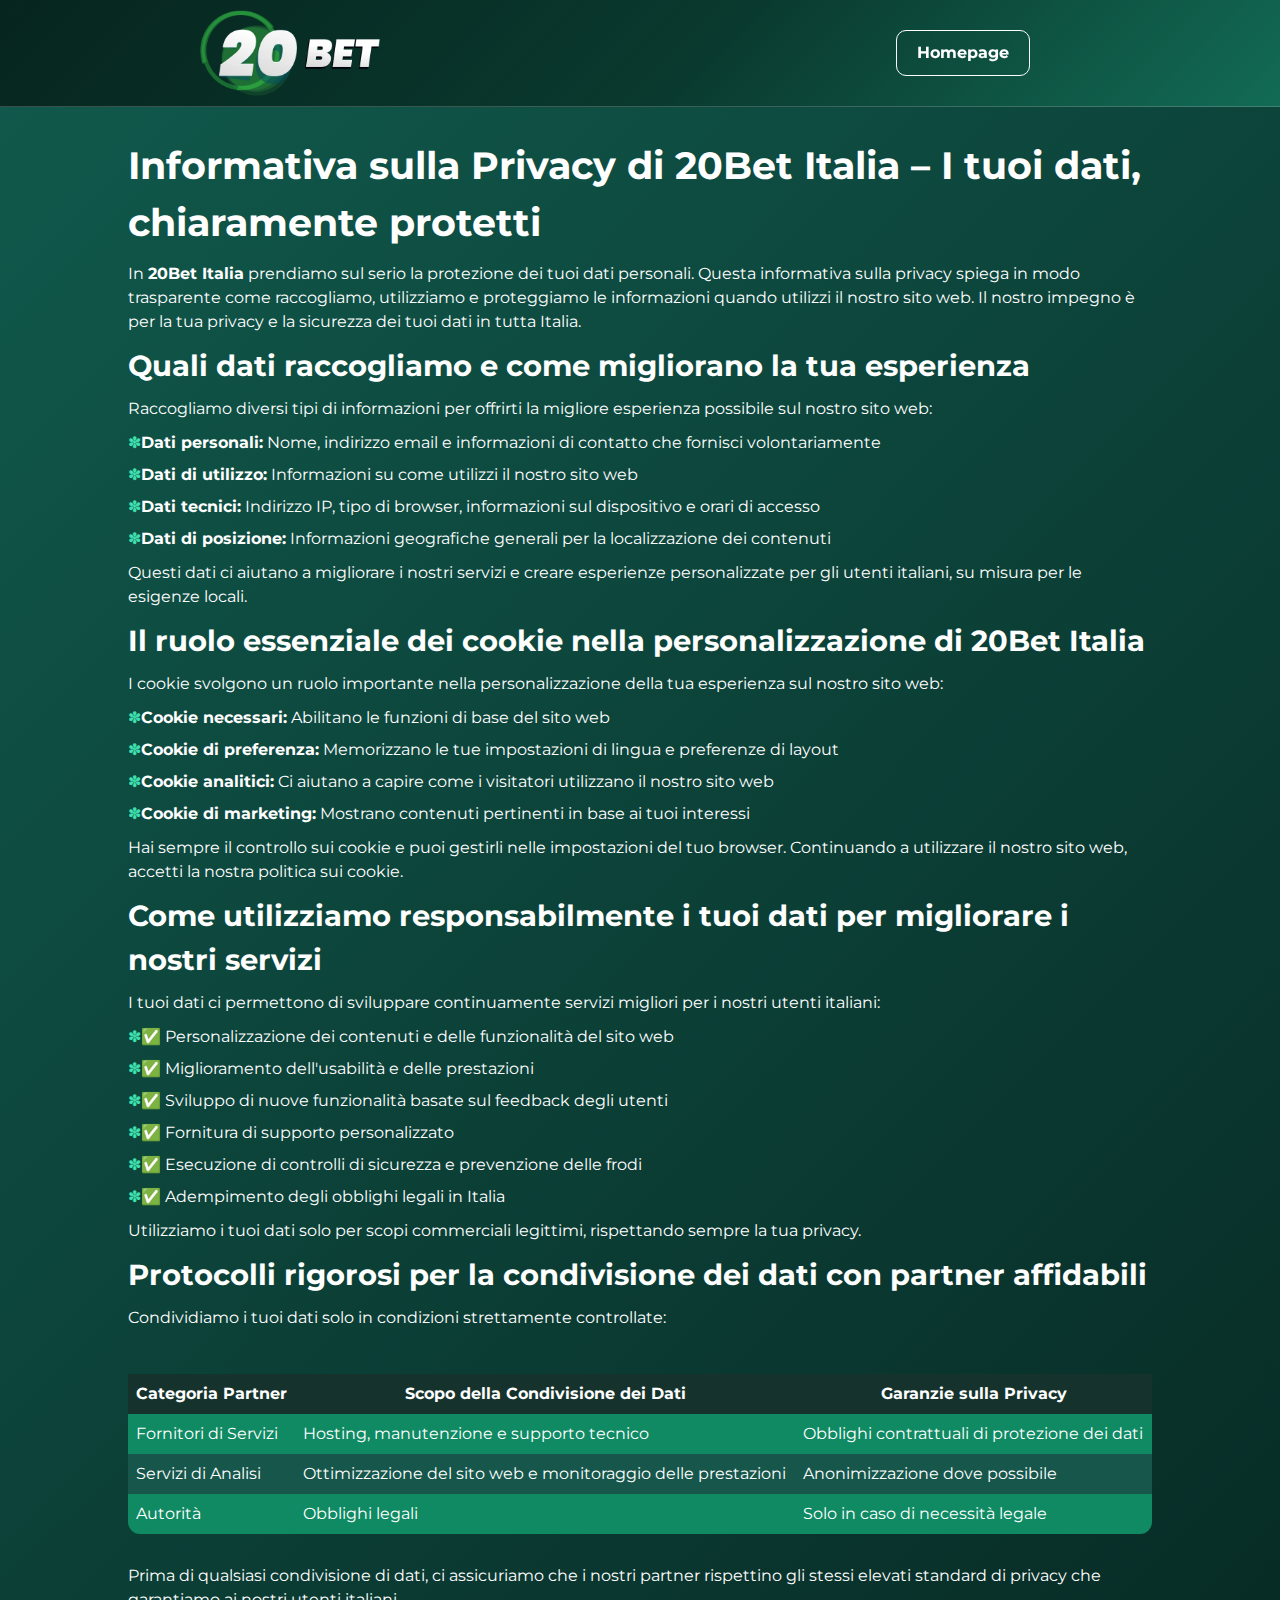
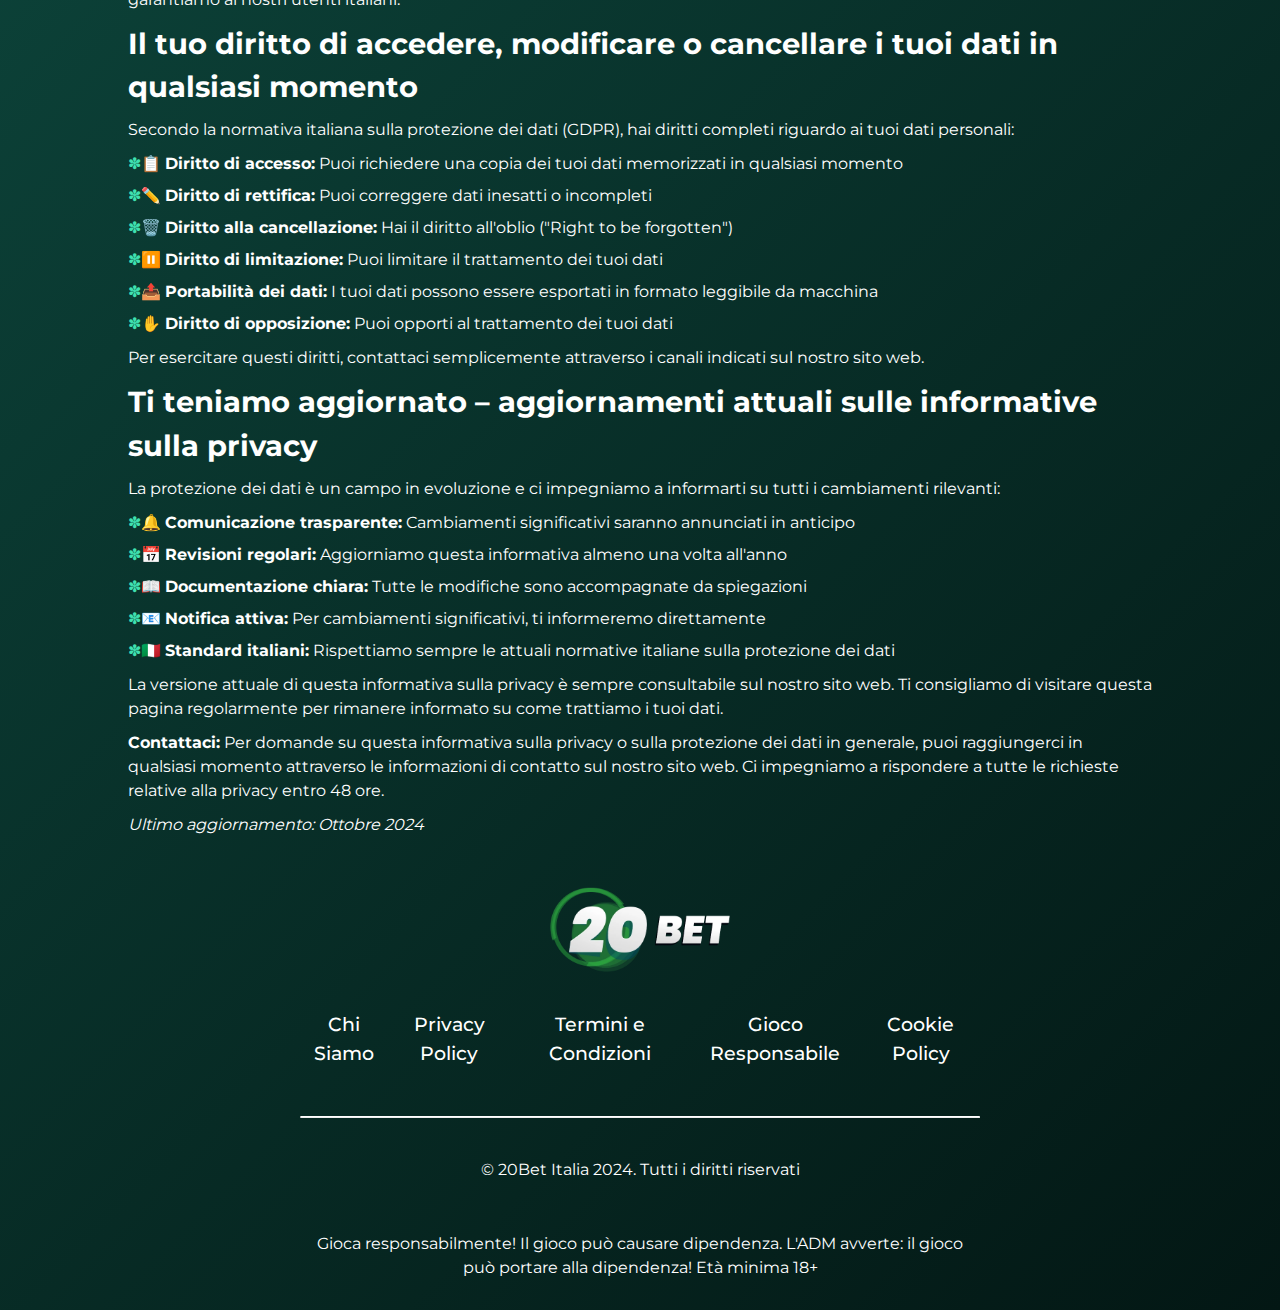
<file: privacy-policy/index.html>
<!DOCTYPE html>
<html lang="it">

<head>
    <meta charset="UTF-8">
    <meta name="viewport" content="width=device-width, initial-scale=1.0">
    <link rel="stylesheet" href="/style.css">
    <link rel="shortcut icon" href="/favicon.ico" type="image/x-icon">

    <title>Impegno per la Trasparenza nella Protezione dei Dati</title>
    <meta name="description"
        content="20Bet Italia garantisce piena trasparenza nel trattamento dei dati. Scopri come raccogliamo, proteggiamo e utilizziamo i tuoi dati in sicurezza per offrirti un'esperienza più sicura e personalizzata.">
    <meta name="googlebot" content="index,follow,noarchive">

    <link rel="canonical" href="https://www.niclatouring.it/privacy-policy/">

    <meta property="og:type" content="website">
    <meta property="og:title" content="Impegno per la Trasparenza nella Protezione dei Dati">
    <meta property="og:description"
        content="20Bet Italia garantisce piena trasparenza nel trattamento dei dati. Scopri come raccogliamo, proteggiamo e utilizziamo i tuoi dati in sicurezza per offrirti un'esperienza più sicura e personalizzata.">
    <meta property="og:url" content="https://www.niclatouring.it/privacy-policy/">
    <meta property="og:site_name" content="20Bet Italia">
    <meta property="og:locale" content="it_IT">

    <script type="application/ld+json">
    {
        "@context": "https://schema.org",
        "@type": "WebPage",
        "name": "Informativa sulla Privacy",
        "description": "Informativa sulla privacy di 20Bet Italia - Trasparenza e sicurezza dei tuoi dati",
        "url": "https://www.niclatouring.it/privacy-policy/",
        "inLanguage": "it-IT"
    }
    </script>
</head>

<body>

    <header>
        <div class="logo">
            <a href="/"><img src="/img/logo.webp" alt="20Bet Italia" width="180" height="80"></a>
        </div>

        <div class="header-btn">
            <a href="/" class="h-violet-btn">Homepage</a>
        </div>
    </header>

    <main>
        <div class="wrapper">
            <div class="container">
                <h1>Informativa sulla Privacy di 20Bet Italia – I tuoi dati, chiaramente protetti</h1>

                <p class="txt">
                    In <strong>20Bet Italia</strong> prendiamo sul serio la protezione dei tuoi dati personali. Questa
                    informativa sulla privacy spiega in modo trasparente come raccogliamo, utilizziamo e proteggiamo le
                    informazioni quando utilizzi il nostro sito web. Il nostro impegno è per la tua privacy e la
                    sicurezza dei tuoi dati in tutta Italia.
                </p>

                <h2>Quali dati raccogliamo e come migliorano la tua esperienza</h2>
                <p class="txt">
                    Raccogliamo diversi tipi di informazioni per offrirti la migliore esperienza possibile sul nostro
                    sito web:
                </p>
                <ul class="txt">
                    <li><strong>Dati personali:</strong> Nome, indirizzo email e informazioni di contatto che fornisci
                        volontariamente</li>
                    <li><strong>Dati di utilizzo:</strong> Informazioni su come utilizzi il nostro sito web</li>
                    <li><strong>Dati tecnici:</strong> Indirizzo IP, tipo di browser, informazioni sul dispositivo e
                        orari di accesso</li>
                    <li><strong>Dati di posizione:</strong> Informazioni geografiche generali per la localizzazione dei
                        contenuti</li>
                </ul>
                <p class="txt">
                    Questi dati ci aiutano a migliorare i nostri servizi e creare esperienze personalizzate per gli
                    utenti italiani, su misura per le esigenze locali.
                </p>

                <h2>Il ruolo essenziale dei cookie nella personalizzazione di 20Bet Italia</h2>
                <p class="txt">
                    I cookie svolgono un ruolo importante nella personalizzazione della tua esperienza sul nostro sito
                    web:
                </p>
                <ul class="txt">
                    <li><strong>Cookie necessari:</strong> Abilitano le funzioni di base del sito web</li>
                    <li><strong>Cookie di preferenza:</strong> Memorizzano le tue impostazioni di lingua e preferenze di
                        layout</li>
                    <li><strong>Cookie analitici:</strong> Ci aiutano a capire come i visitatori utilizzano il nostro
                        sito web</li>
                    <li><strong>Cookie di marketing:</strong> Mostrano contenuti pertinenti in base ai tuoi interessi
                    </li>
                </ul>
                <p class="txt">
                    Hai sempre il controllo sui cookie e puoi gestirli nelle impostazioni del tuo browser. Continuando a
                    utilizzare il nostro sito web, accetti la nostra politica sui cookie.
                </p>

                <h2>Come utilizziamo responsabilmente i tuoi dati per migliorare i nostri servizi</h2>
                <p class="txt">
                    I tuoi dati ci permettono di sviluppare continuamente servizi migliori per i nostri utenti italiani:
                </p>
                <ul class="txt">
                    <li>✅ Personalizzazione dei contenuti e delle funzionalità del sito web</li>
                    <li>✅ Miglioramento dell'usabilità e delle prestazioni</li>
                    <li>✅ Sviluppo di nuove funzionalità basate sul feedback degli utenti</li>
                    <li>✅ Fornitura di supporto personalizzato</li>
                    <li>✅ Esecuzione di controlli di sicurezza e prevenzione delle frodi</li>
                    <li>✅ Adempimento degli obblighi legali in Italia</li>
                </ul>
                <p class="txt">
                    Utilizziamo i tuoi dati solo per scopi commerciali legittimi, rispettando sempre la tua privacy.
                </p>

                <h2>Protocolli rigorosi per la condivisione dei dati con partner affidabili</h2>
                <p class="txt">
                    Condividiamo i tuoi dati solo in condizioni strettamente controllate:
                </p>
                <div class="table-wrapper">
                    <table>
                        <thead>
                            <tr>
                                <th>Categoria Partner</th>
                                <th>Scopo della Condivisione dei Dati</th>
                                <th>Garanzie sulla Privacy</th>
                            </tr>
                        </thead>
                        <tbody>
                            <tr>
                                <td>Fornitori di Servizi</td>
                                <td>Hosting, manutenzione e supporto tecnico</td>
                                <td>Obblighi contrattuali di protezione dei dati</td>
                            </tr>
                            <tr>
                                <td>Servizi di Analisi</td>
                                <td>Ottimizzazione del sito web e monitoraggio delle prestazioni</td>
                                <td>Anonimizzazione dove possibile</td>
                            </tr>
                            <tr>
                                <td>Autorità</td>
                                <td>Obblighi legali</td>
                                <td>Solo in caso di necessità legale</td>
                            </tr>
                        </tbody>
                    </table>
                </div>
                <p class="txt">
                    Prima di qualsiasi condivisione di dati, ci assicuriamo che i nostri partner rispettino gli stessi
                    elevati standard di privacy che garantiamo ai nostri utenti italiani.
                </p>

                <h2>Il tuo diritto di accedere, modificare o cancellare i tuoi dati in qualsiasi momento</h2>
                <p class="txt">
                    Secondo la normativa italiana sulla protezione dei dati (GDPR), hai diritti completi riguardo ai
                    tuoi dati personali:
                </p>
                <ul class="txt">
                    <li>📋 <strong>Diritto di accesso:</strong> Puoi richiedere una copia dei tuoi dati memorizzati in
                        qualsiasi momento</li>
                    <li>✏️ <strong>Diritto di rettifica:</strong> Puoi correggere dati inesatti o incompleti</li>
                    <li>🗑️ <strong>Diritto alla cancellazione:</strong> Hai il diritto all'oblio ("Right to be
                        forgotten")</li>
                    <li>⏸️ <strong>Diritto di limitazione:</strong> Puoi limitare il trattamento dei tuoi dati</li>
                    <li>📤 <strong>Portabilità dei dati:</strong> I tuoi dati possono essere esportati in formato
                        leggibile da macchina</li>
                    <li>✋ <strong>Diritto di opposizione:</strong> Puoi opporti al trattamento dei tuoi dati</li>
                </ul>
                <p class="txt">
                    Per esercitare questi diritti, contattaci semplicemente attraverso i canali indicati sul nostro sito
                    web.
                </p>

                <h2>Ti teniamo aggiornato – aggiornamenti attuali sulle informative sulla privacy</h2>
                <p class="txt">
                    La protezione dei dati è un campo in evoluzione e ci impegniamo a informarti su tutti i cambiamenti
                    rilevanti:
                </p>
                <ul class="txt">
                    <li>🔔 <strong>Comunicazione trasparente:</strong> Cambiamenti significativi saranno annunciati in
                        anticipo</li>
                    <li>📅 <strong>Revisioni regolari:</strong> Aggiorniamo questa informativa almeno una volta all'anno
                    </li>
                    <li>📖 <strong>Documentazione chiara:</strong> Tutte le modifiche sono accompagnate da spiegazioni
                    </li>
                    <li>📧 <strong>Notifica attiva:</strong> Per cambiamenti significativi, ti informeremo direttamente
                    </li>
                    <li>🇮🇹 <strong>Standard italiani:</strong> Rispettiamo sempre le attuali normative italiane sulla
                        protezione dei dati</li>
                </ul>
                <p class="txt">
                    La versione attuale di questa informativa sulla privacy è sempre consultabile sul nostro sito web.
                    Ti consigliamo di visitare questa pagina regolarmente per rimanere informato su come trattiamo i
                    tuoi dati.
                </p>

                <p class="txt">
                    <strong>Contattaci:</strong> Per domande su questa informativa sulla privacy o sulla protezione dei
                    dati in generale, puoi raggiungerci in qualsiasi momento attraverso le informazioni di contatto sul
                    nostro sito web. Ci impegniamo a rispondere a tutte le richieste relative alla privacy entro 48 ore.
                </p>

                <p class="txt">
                    <em>Ultimo aggiornamento: Ottobre 2024</em>
                </p>
            </div>
        </div>
    </main>

    <footer>
        <a href="/">
            <img src="/img/logo.webp" alt="20Bet Italia" width="180" height="50">
        </a>

        <ul>
            <li>
                <a href="/about-us/">Chi Siamo</a>
            </li>
            <li>
                <a href="/privacy-policy/">Privacy Policy</a>
            </li>
            <li>
                <a href="/terms-and-conditions/">Termini e Condizioni</a>
            </li>
            <li>
                <a href="/responsible-gambling/">Gioco Responsabile</a>
            </li>
            <li>
                <a href="/cookie-policy/">Cookie Policy</a>
            </li>
        </ul>

        <hr>

        <p class="txt">
            © 20Bet Italia 2024. Tutti i diritti riservati
        </p>

        <p class="txt">
            Gioca responsabilmente! Il gioco può causare dipendenza. L'ADM avverte: il gioco può portare alla
            dipendenza! Età minima 18+
        </p>
    </footer>
</body>

</html>
</file>
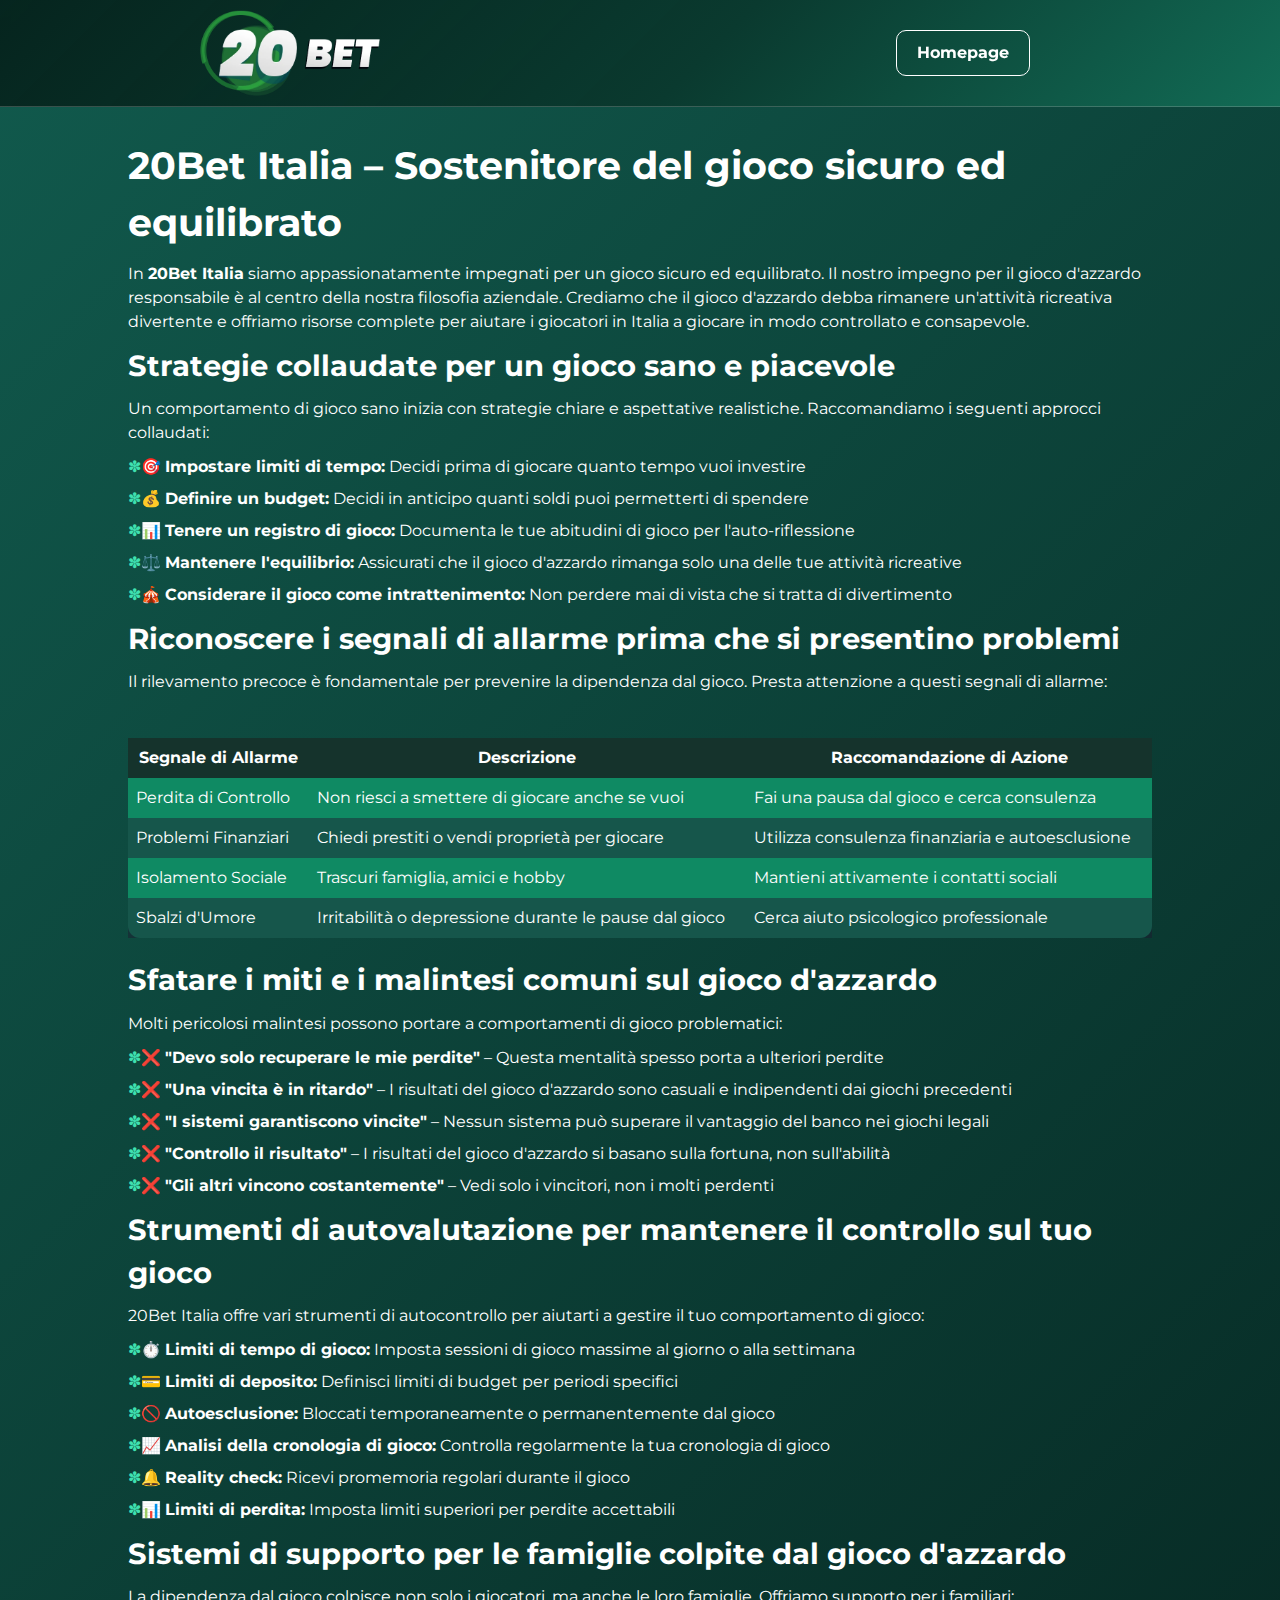
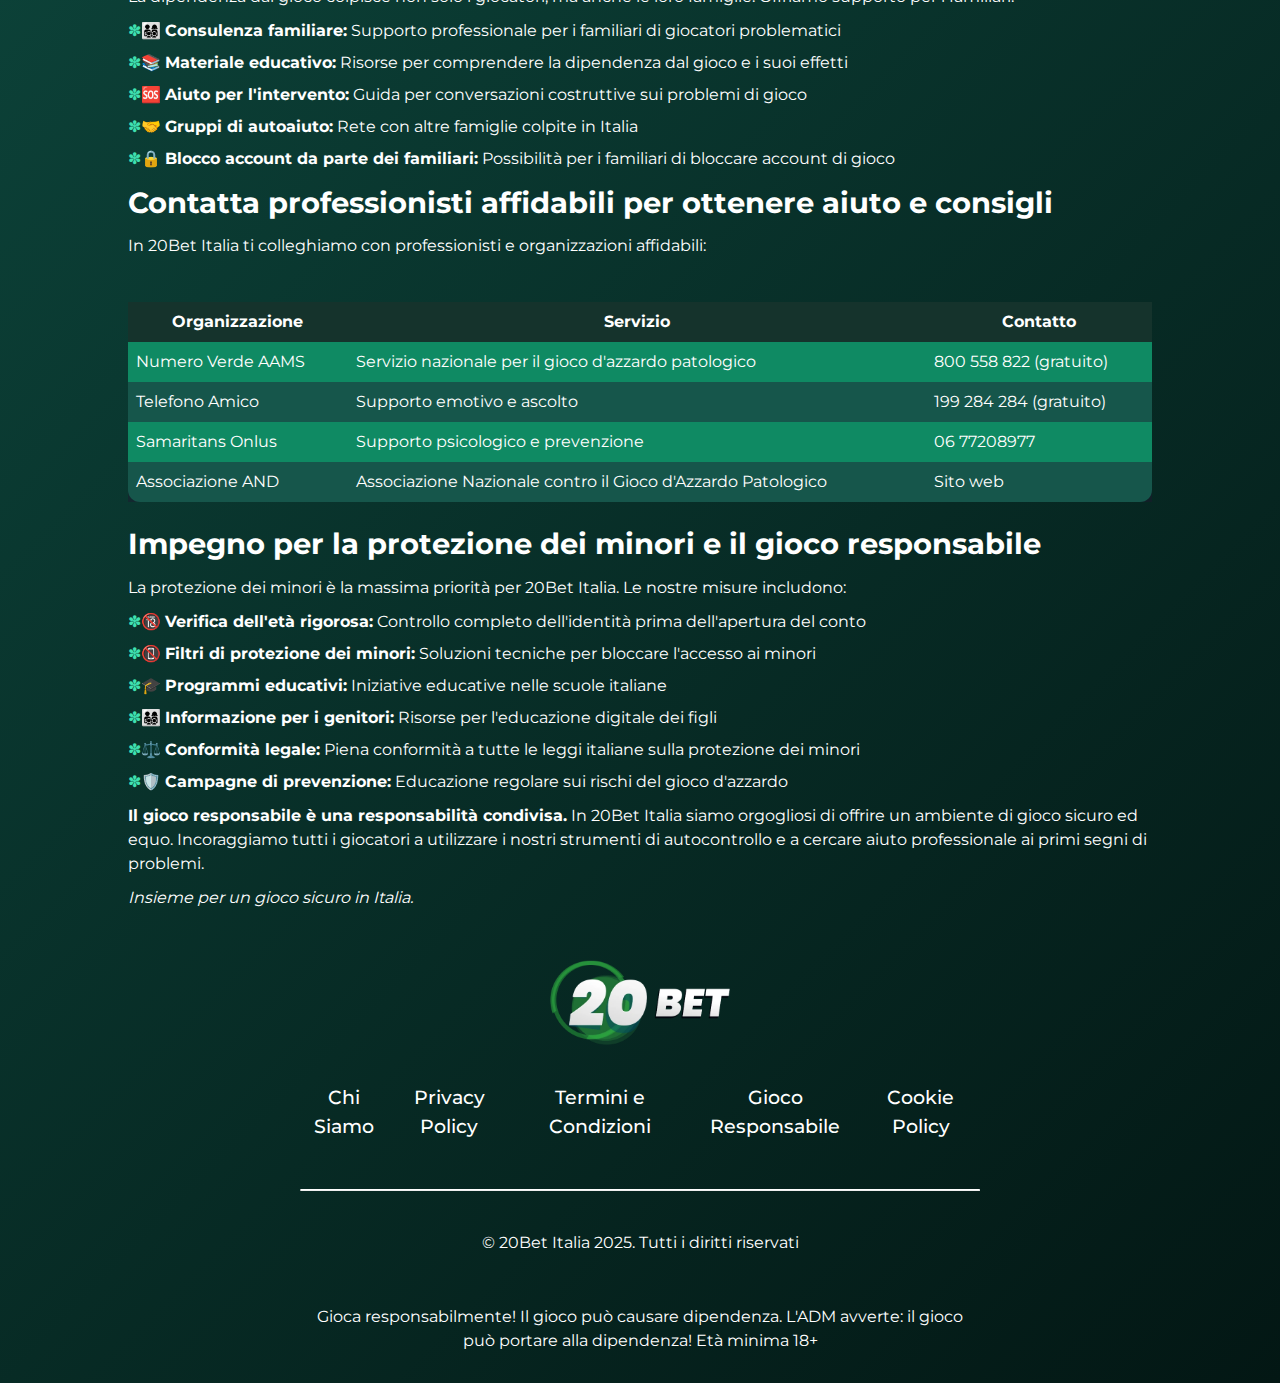
<file: responsible-gambling/index.html>
<!DOCTYPE html>
<html lang="it">

<head>
    <meta charset="UTF-8">
    <meta name="viewport" content="width=device-width, initial-scale=1.0">
    <link rel="stylesheet" href="/style.css">
    <link rel="shortcut icon" href="/favicon.ico" type="image/x-icon">

    <title>Padroneggia il Gioco Responsabile con 20Bet Italia</title>
    <meta name="description"
        content="20Bet Italia ti aiuta a giocare in modo responsabile e a mantenere il controllo. Scopri come riconoscere comportamenti a rischio, utilizzare strumenti di autocontrollo efficaci e trovare aiuto professionale per un gioco sicuro.">
    <meta name="googlebot" content="index,follow,noarchive">

    <link rel="canonical" href="https://www.niclatouring.it/responsible-gambling/">

    <meta property="og:type" content="website">
    <meta property="og:title" content="Padroneggia il Gioco Responsabile con 20Bet Italia">
    <meta property="og:description"
        content="20Bet Italia ti aiuta a giocare in modo responsabile e a mantenere il controllo. Scopri come riconoscere comportamenti a rischio, utilizzare strumenti di autocontrollo efficaci e trovare aiuto professionale per un gioco sicuro.">
    <meta property="og:url" content="https://www.niclatouring.it/responsible-gambling/">
    <meta property="og:site_name" content="20Bet Italia">
    <meta property="og:locale" content="it_IT">

    <script type="application/ld+json">
    {
        "@context": "https://schema.org",
        "@type": "WebPage",
        "name": "Gioco Responsabile",
        "description": "Guida di 20Bet Italia per un gioco sicuro e responsabile",
        "url": "https://www.niclatouring.it/responsible-gambling/",
        "inLanguage": "it-IT"
    }
    </script>
</head>

<body>

    <header>
        <div class="logo">
            <a href="/"><img src="/img/logo.webp" alt="20Bet Italia" width="180" height="80"></a>
        </div>

        <div class="header-btn">
            <a href="/" class="h-violet-btn">Homepage</a>
        </div>
    </header>

    <main>
        <div class="wrapper">
            <div class="container">
                <h1>20Bet Italia – Sostenitore del gioco sicuro ed equilibrato</h1>

                <p class="txt">
                    In <strong>20Bet Italia</strong> siamo appassionatamente impegnati per un gioco sicuro ed
                    equilibrato. Il nostro impegno per il gioco d'azzardo responsabile è al centro della nostra
                    filosofia aziendale. Crediamo che il gioco d'azzardo debba rimanere un'attività ricreativa
                    divertente e offriamo risorse complete per aiutare i giocatori in Italia a giocare in modo
                    controllato e consapevole.
                </p>

                <h2>Strategie collaudate per un gioco sano e piacevole</h2>
                <p class="txt">
                    Un comportamento di gioco sano inizia con strategie chiare e aspettative realistiche. Raccomandiamo
                    i seguenti approcci collaudati:
                </p>
                <ul class="txt">
                    <li>🎯 <strong>Impostare limiti di tempo:</strong> Decidi prima di giocare quanto tempo vuoi
                        investire</li>
                    <li>💰 <strong>Definire un budget:</strong> Decidi in anticipo quanti soldi puoi permetterti di
                        spendere</li>
                    <li>📊 <strong>Tenere un registro di gioco:</strong> Documenta le tue abitudini di gioco per
                        l'auto-riflessione</li>
                    <li>⚖️ <strong>Mantenere l'equilibrio:</strong> Assicurati che il gioco d'azzardo rimanga solo una
                        delle tue attività ricreative</li>
                    <li>🎪 <strong>Considerare il gioco come intrattenimento:</strong> Non perdere mai di vista che si
                        tratta di divertimento</li>
                </ul>

                <h2>Riconoscere i segnali di allarme prima che si presentino problemi</h2>
                <p class="txt">
                    Il rilevamento precoce è fondamentale per prevenire la dipendenza dal gioco. Presta attenzione a
                    questi segnali di allarme:
                </p>
                <div class="table-wrapper">
                    <table>
                        <thead>
                            <tr>
                                <th>Segnale di Allarme</th>
                                <th>Descrizione</th>
                                <th>Raccomandazione di Azione</th>
                            </tr>
                        </thead>
                        <tbody>
                            <tr>
                                <td>Perdita di Controllo</td>
                                <td>Non riesci a smettere di giocare anche se vuoi</td>
                                <td>Fai una pausa dal gioco e cerca consulenza</td>
                            </tr>
                            <tr>
                                <td>Problemi Finanziari</td>
                                <td>Chiedi prestiti o vendi proprietà per giocare</td>
                                <td>Utilizza consulenza finanziaria e autoesclusione</td>
                            </tr>
                            <tr>
                                <td>Isolamento Sociale</td>
                                <td>Trascuri famiglia, amici e hobby</td>
                                <td>Mantieni attivamente i contatti sociali</td>
                            </tr>
                            <tr>
                                <td>Sbalzi d'Umore</td>
                                <td>Irritabilità o depressione durante le pause dal gioco</td>
                                <td>Cerca aiuto psicologico professionale</td>
                            </tr>
                        </tbody>
                    </table>
                </div>

                <h2>Sfatare i miti e i malintesi comuni sul gioco d'azzardo</h2>
                <p class="txt">
                    Molti pericolosi malintesi possono portare a comportamenti di gioco problematici:
                </p>
                <ul class="txt">
                    <li>❌ <strong>"Devo solo recuperare le mie perdite"</strong> – Questa mentalità spesso porta a
                        ulteriori perdite</li>
                    <li>❌ <strong>"Una vincita è in ritardo"</strong> – I risultati del gioco d'azzardo sono casuali e
                        indipendenti dai giochi precedenti</li>
                    <li>❌ <strong>"I sistemi garantiscono vincite"</strong> – Nessun sistema può superare il vantaggio
                        del banco nei giochi legali</li>
                    <li>❌ <strong>"Controllo il risultato"</strong> – I risultati del gioco d'azzardo si basano sulla
                        fortuna, non sull'abilità</li>
                    <li>❌ <strong>"Gli altri vincono costantemente"</strong> – Vedi solo i vincitori, non i molti
                        perdenti</li>
                </ul>

                <h2>Strumenti di autovalutazione per mantenere il controllo sul tuo gioco</h2>
                <p class="txt">
                    20Bet Italia offre vari strumenti di autocontrollo per aiutarti a gestire il tuo comportamento di
                    gioco:
                </p>
                <ul class="txt">
                    <li>⏱️ <strong>Limiti di tempo di gioco:</strong> Imposta sessioni di gioco massime al giorno o alla
                        settimana</li>
                    <li>💳 <strong>Limiti di deposito:</strong> Definisci limiti di budget per periodi specifici</li>
                    <li>🚫 <strong>Autoesclusione:</strong> Bloccati temporaneamente o permanentemente dal gioco</li>
                    <li>📈 <strong>Analisi della cronologia di gioco:</strong> Controlla regolarmente la tua cronologia
                        di gioco</li>
                    <li>🔔 <strong>Reality check:</strong> Ricevi promemoria regolari durante il gioco</li>
                    <li>📊 <strong>Limiti di perdita:</strong> Imposta limiti superiori per perdite accettabili</li>
                </ul>

                <h2>Sistemi di supporto per le famiglie colpite dal gioco d'azzardo</h2>
                <p class="txt">
                    La dipendenza dal gioco colpisce non solo i giocatori, ma anche le loro famiglie. Offriamo supporto
                    per i familiari:
                </p>
                <ul class="txt">
                    <li>👨‍👩‍👧‍👦 <strong>Consulenza familiare:</strong> Supporto professionale per i familiari di
                        giocatori problematici</li>
                    <li>📚 <strong>Materiale educativo:</strong> Risorse per comprendere la dipendenza dal gioco e i
                        suoi effetti</li>
                    <li>🆘 <strong>Aiuto per l'intervento:</strong> Guida per conversazioni costruttive sui problemi di
                        gioco</li>
                    <li>🤝 <strong>Gruppi di autoaiuto:</strong> Rete con altre famiglie colpite in Italia</li>
                    <li>🔒 <strong>Blocco account da parte dei familiari:</strong> Possibilità per i familiari di
                        bloccare account di gioco</li>
                </ul>

                <h2>Contatta professionisti affidabili per ottenere aiuto e consigli</h2>
                <p class="txt">
                    In 20Bet Italia ti colleghiamo con professionisti e organizzazioni affidabili:
                </p>
                <div class="table-wrapper">
                    <table>
                        <thead>
                            <tr>
                                <th>Organizzazione</th>
                                <th>Servizio</th>
                                <th>Contatto</th>
                            </tr>
                        </thead>
                        <tbody>
                            <tr>
                                <td>Numero Verde AAMS</td>
                                <td>Servizio nazionale per il gioco d'azzardo patologico</td>
                                <td>800 558 822 (gratuito)</td>
                            </tr>
                            <tr>
                                <td>Telefono Amico</td>
                                <td>Supporto emotivo e ascolto</td>
                                <td>199 284 284 (gratuito)</td>
                            </tr>
                            <tr>
                                <td>Samaritans Onlus</td>
                                <td>Supporto psicologico e prevenzione</td>
                                <td>06 77208977</td>
                            </tr>
                            <tr>
                                <td>Associazione AND</td>
                                <td>Associazione Nazionale contro il Gioco d'Azzardo Patologico</td>
                                <td>Sito web</td>
                            </tr>
                        </tbody>
                    </table>
                </div>

                <h2>Impegno per la protezione dei minori e il gioco responsabile</h2>
                <p class="txt">
                    La protezione dei minori è la massima priorità per 20Bet Italia. Le nostre misure includono:
                </p>
                <ul class="txt">
                    <li>🔞 <strong>Verifica dell'età rigorosa:</strong> Controllo completo dell'identità prima
                        dell'apertura del conto</li>
                    <li>📵 <strong>Filtri di protezione dei minori:</strong> Soluzioni tecniche per bloccare l'accesso
                        ai minori</li>
                    <li>🎓 <strong>Programmi educativi:</strong> Iniziative educative nelle scuole italiane</li>
                    <li>👨‍👩‍👧‍👦 <strong>Informazione per i genitori:</strong> Risorse per l'educazione digitale dei
                        figli</li>
                    <li>⚖️ <strong>Conformità legale:</strong> Piena conformità a tutte le leggi italiane sulla
                        protezione dei minori</li>
                    <li>🛡️ <strong>Campagne di prevenzione:</strong> Educazione regolare sui rischi del gioco d'azzardo
                    </li>
                </ul>

                <p class="txt">
                    <strong>Il gioco responsabile è una responsabilità condivisa.</strong> In 20Bet Italia siamo
                    orgogliosi di offrire un ambiente di gioco sicuro ed equo. Incoraggiamo tutti i giocatori a
                    utilizzare i nostri strumenti di autocontrollo e a cercare aiuto professionale ai primi segni di
                    problemi.
                </p>

                <p class="txt">
                    <em>Insieme per un gioco sicuro in Italia.</em>
                </p>
            </div>
        </div>
    </main>

    <footer>
        <a href="/">
            <img src="/img/logo.webp" alt="20Bet Italia" width="180" height="50">
        </a>

        <ul>
            <li>
                <a href="/about-us/">Chi Siamo</a>
            </li>
            <li>
                <a href="/privacy-policy/">Privacy Policy</a>
            </li>
            <li>
                <a href="/terms-and-conditions/">Termini e Condizioni</a>
            </li>
            <li>
                <a href="/responsible-gambling/">Gioco Responsabile</a>
            </li>
            <li>
                <a href="/cookie-policy/">Cookie Policy</a>
            </li>
        </ul>

        <hr>

        <p class="txt">
            © 20Bet Italia 2025. Tutti i diritti riservati
        </p>

        <p class="txt">
            Gioca responsabilmente! Il gioco può causare dipendenza. L'ADM avverte: il gioco può portare alla
            dipendenza! Età minima 18+
        </p>
    </footer>
</body>

</html>
</file>
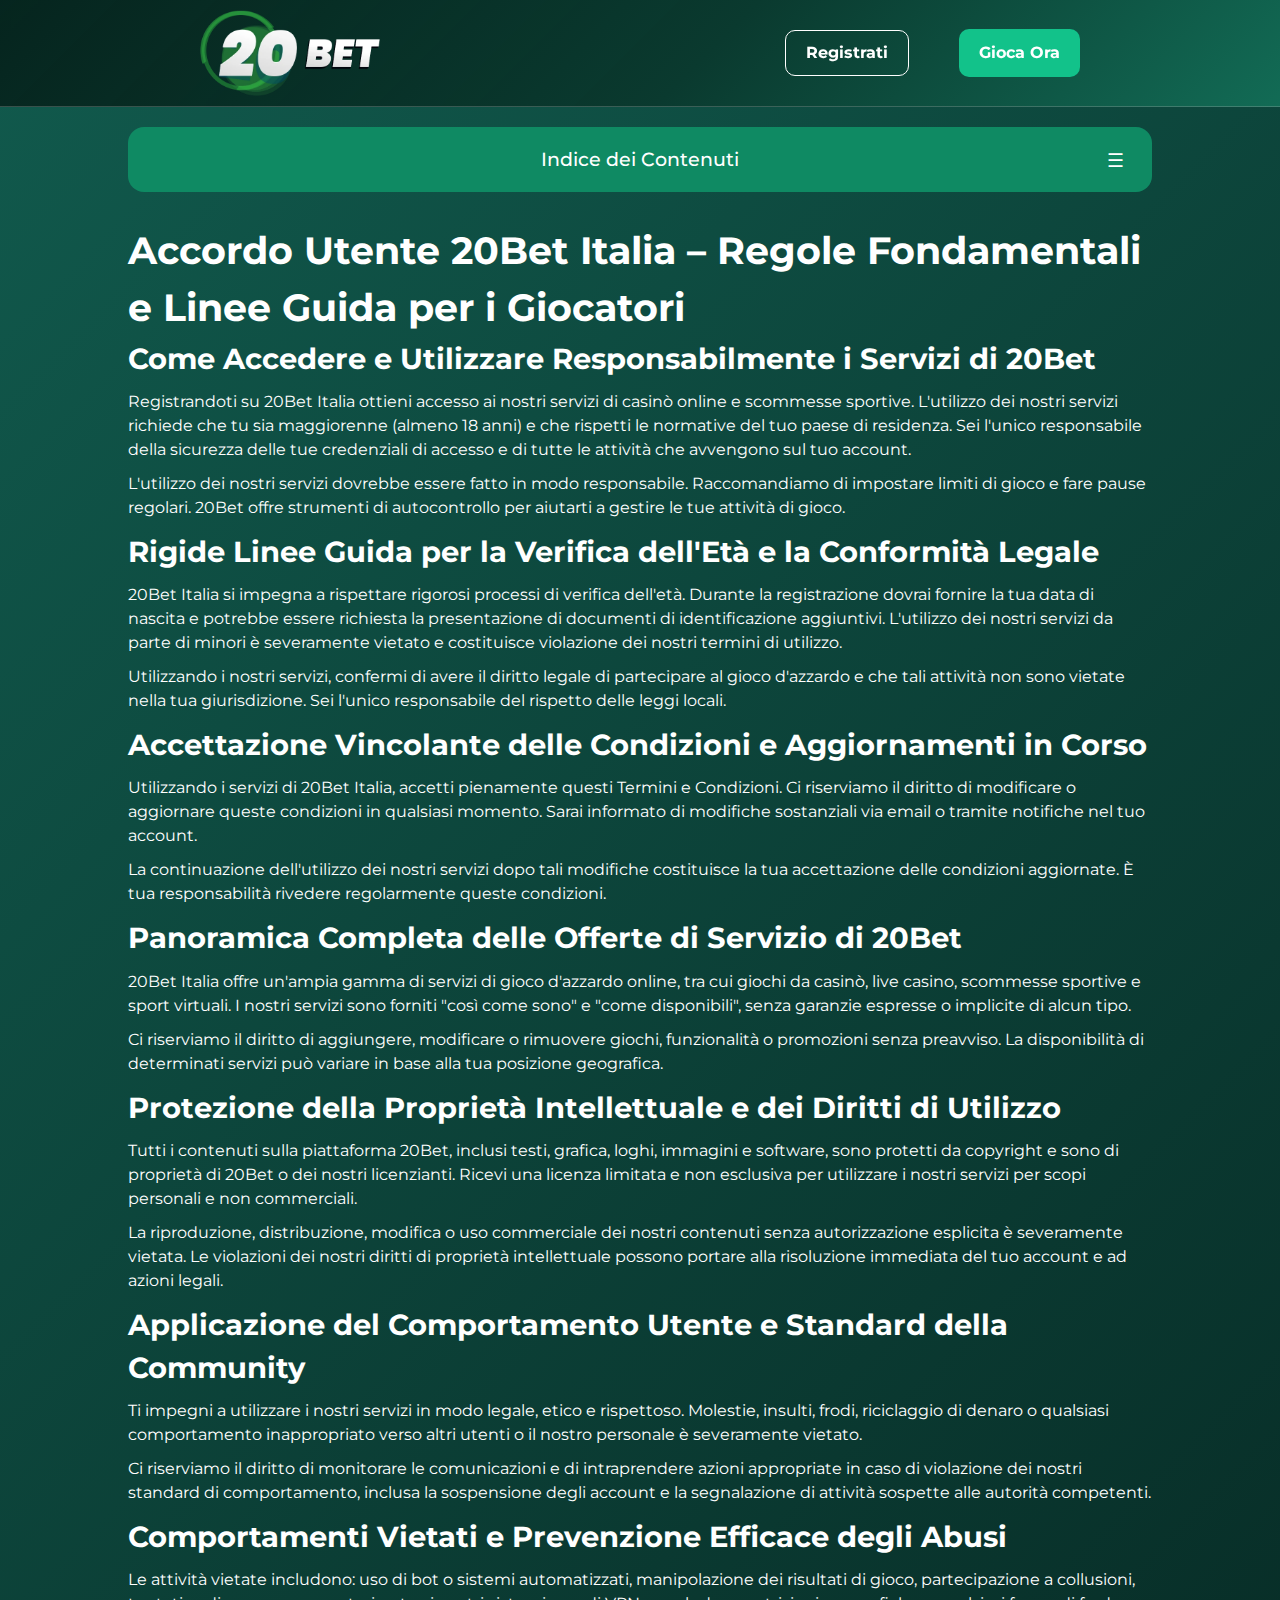
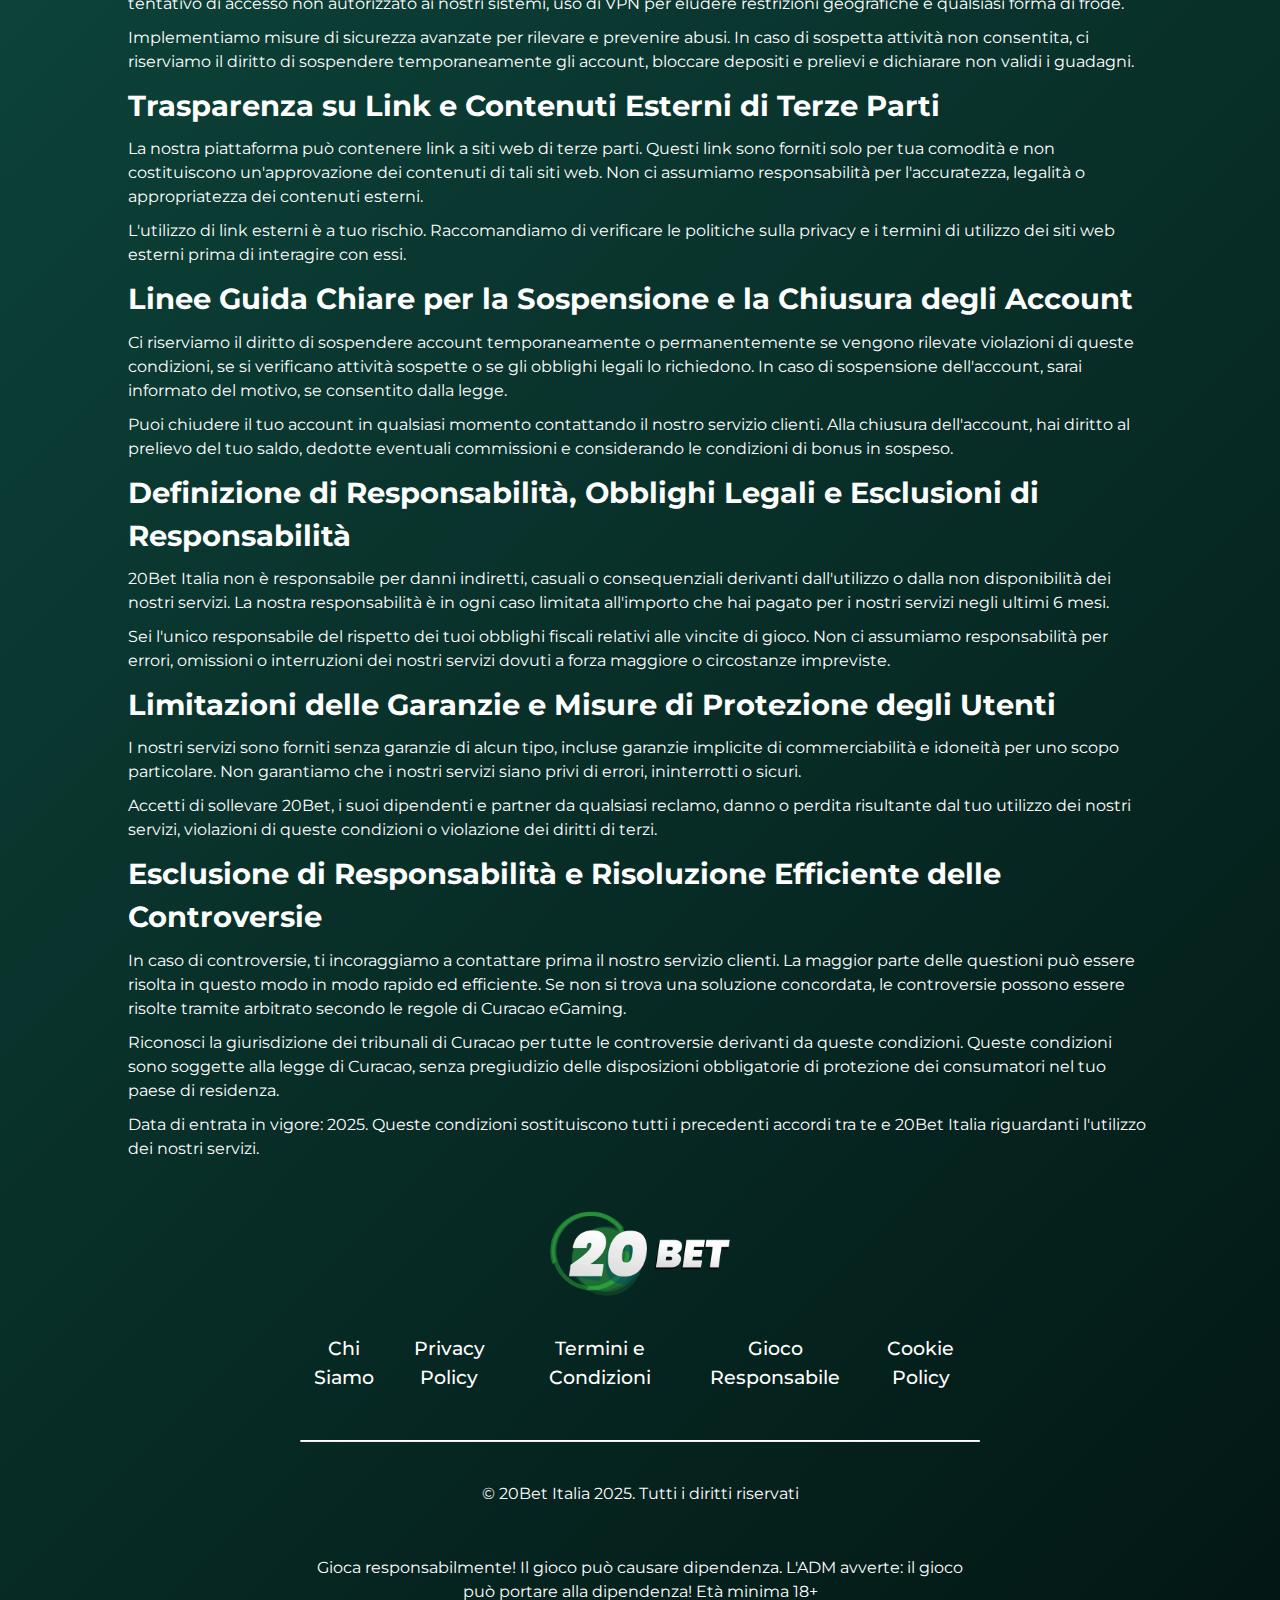
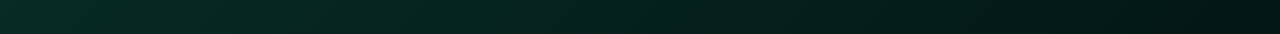
<file: terms-and-conditions/index.html>
<!DOCTYPE html>
<html lang="it">

<head>
    <meta charset="UTF-8">
    <meta name="viewport" content="width=device-width, initial-scale=1.0">
    <link rel="stylesheet" href="/style.css">
    <link rel="shortcut icon" href="/favicon.ico" type="image/x-icon">

    <title>Accordo Utente e Obblighi del Giocatore su 20Bet Italia</title>
    <meta name="description"
        content="Utilizzando 20Bet Italia accetti condizioni chiare, sviluppate per proteggere i tuoi diritti e garantire un'esperienza di gioco sicura, trasparente ed equa.">
    <meta name="googlebot" content="index,follow,noarchive">

    <link rel="canonical" href="https://www.niclatouring.it/terms-and-conditions/">

    <meta property="og:type" content="website">
    <meta property="og:title" content="Accordo Utente e Obblighi del Giocatore su 20Bet Italia">
    <meta property="og:description"
        content="Utilizzando 20Bet Italia accetti condizioni chiare, sviluppate per proteggere i tuoi diritti e garantire un'esperienza di gioco sicura, trasparente ed equa.">
    <meta property="og:url" content="https://www.niclatouring.it/terms-and-conditions/">
    <meta property="og:site_name" content="20Bet Italia">
    <meta property="og:locale" content="it_IT">

    <meta name="twitter:card" content="summary">
    <meta name="twitter:title" content="Accordo Utente e Obblighi del Giocatore su 20Bet Italia">
    <meta name="twitter:description"
        content="Utilizzando 20Bet Italia accetti condizioni chiare, sviluppate per proteggere i tuoi diritti e garantire un'esperienza di gioco sicura, trasparente ed equa.">

    <script type="application/ld+json">
    {
        "@context": "https://schema.org",
        "@type": "WebPage",
        "name": "Termini e Condizioni - 20Bet Italia",
        "description": "Termini e condizioni e accordo di utilizzo per 20Bet Italia",
        "url": "https://www.niclatouring.it/terms-and-conditions/",
        "inLanguage": "it-IT"
    }
    </script>
</head>

<body>

    <header>
        <div class="logo">
            <a href="/"><img src="/img/logo.webp" alt="Logo 20Bet Italia" width="180" height="80"></a>
        </div>

        <div class="header-btn">
            <a href="/play/" rel="nofollow" content="noindex" class="h-violet-btn">Registrati</a>
            <a href="/play/" rel="nofollow" content="noindex" class="h-accent-btn">Gioca Ora</a>
        </div>
    </header>

    <main>
        <div class="wrapper">
            <div class="navigation">
                <input type="checkbox" id="toggle-nav" hidden>
                <label for="toggle-nav" class="txt-nav">Indice dei Contenuti</label>

                <ul class="nav-list">
                    <li class="nav-item"><a href="#accesso">Accesso e Utilizzo dei Servizi</a></li>
                    <li class="nav-item"><a href="#verifica-eta">Verifica dell'Età e Conformità</a></li>
                    <li class="nav-item"><a href="#accettazione">Accettazione delle Condizioni</a></li>
                    <li class="nav-item"><a href="#servizi">Panoramica dei Servizi</a></li>
                    <li class="nav-item"><a href="#proprieta-intellettuale">Protezione della Proprietà Intellettuale</a>
                    </li>
                    <li class="nav-item"><a href="#comportamento">Comportamento Utente e Standard</a></li>
                    <li class="nav-item"><a href="#attivita-vietate">Attività Vietate</a></li>
                    <li class="nav-item"><a href="#link">Link e Contenuti Esterni</a></li>
                    <li class="nav-item"><a href="#sospensione">Sospensione e Chiusura Account</a></li>
                    <li class="nav-item"><a href="#responsabilita">Responsabilità e Obblighi Legali</a></li>
                    <li class="nav-item"><a href="#garanzie">Limitazioni delle Garanzie</a></li>
                    <li class="nav-item"><a href="#risoluzione-contrattuali">Risoluzione delle Controversie</a></li>
                </ul>
            </div>

            <div class="container">
                <h1>Accordo Utente 20Bet Italia – Regole Fondamentali e Linee Guida per i Giocatori</h1>

                <div id="accesso">
                    <h2>Come Accedere e Utilizzare Responsabilmente i Servizi di 20Bet</h2>
                    <p class="txt">Registrandoti su 20Bet Italia ottieni accesso ai nostri servizi di casinò online e
                        scommesse sportive. L'utilizzo dei nostri servizi richiede che tu sia maggiorenne (almeno 18
                        anni) e che rispetti le normative del tuo paese di residenza. Sei l'unico responsabile della
                        sicurezza delle tue credenziali di accesso e di tutte le attività che avvengono sul tuo account.
                    </p>
                    <p class="txt">L'utilizzo dei nostri servizi dovrebbe essere fatto in modo responsabile.
                        Raccomandiamo di impostare limiti di gioco e fare pause regolari. 20Bet offre strumenti di
                        autocontrollo per aiutarti a gestire le tue attività di gioco.</p>
                </div>

                <div id="verifica-eta">
                    <h2>Rigide Linee Guida per la Verifica dell'Età e la Conformità Legale</h2>
                    <p class="txt">20Bet Italia si impegna a rispettare rigorosi processi di verifica dell'età. Durante
                        la registrazione dovrai fornire la tua data di nascita e potrebbe essere richiesta la
                        presentazione di documenti di identificazione aggiuntivi. L'utilizzo dei nostri servizi da parte
                        di minori è severamente vietato e costituisce violazione dei nostri termini di utilizzo.</p>
                    <p class="txt">Utilizzando i nostri servizi, confermi di avere il diritto legale di partecipare al
                        gioco d'azzardo e che tali attività non sono vietate nella tua giurisdizione. Sei l'unico
                        responsabile del rispetto delle leggi locali.</p>
                </div>

                <div id="accettazione">
                    <h2>Accettazione Vincolante delle Condizioni e Aggiornamenti in Corso</h2>
                    <p class="txt">Utilizzando i servizi di 20Bet Italia, accetti pienamente questi Termini e
                        Condizioni. Ci riserviamo il diritto di modificare o aggiornare queste condizioni in qualsiasi
                        momento. Sarai informato di modifiche sostanziali via email o tramite notifiche nel tuo account.
                    </p>
                    <p class="txt">La continuazione dell'utilizzo dei nostri servizi dopo tali modifiche costituisce la
                        tua accettazione delle condizioni aggiornate. È tua responsabilità rivedere regolarmente queste
                        condizioni.</p>
                </div>

                <div id="servizi">
                    <h2>Panoramica Completa delle Offerte di Servizio di 20Bet</h2>
                    <p class="txt">20Bet Italia offre un'ampia gamma di servizi di gioco d'azzardo online, tra cui
                        giochi da casinò, live casino, scommesse sportive e sport virtuali. I nostri servizi sono
                        forniti "così come sono" e "come disponibili", senza garanzie espresse o implicite di alcun
                        tipo.</p>
                    <p class="txt">Ci riserviamo il diritto di aggiungere, modificare o rimuovere giochi, funzionalità o
                        promozioni senza preavviso. La disponibilità di determinati servizi può variare in base alla tua
                        posizione geografica.</p>
                </div>

                <div id="proprieta-intellettuale">
                    <h2>Protezione della Proprietà Intellettuale e dei Diritti di Utilizzo</h2>
                    <p class="txt">Tutti i contenuti sulla piattaforma 20Bet, inclusi testi, grafica, loghi, immagini e
                        software, sono protetti da copyright e sono di proprietà di 20Bet o dei nostri licenzianti.
                        Ricevi una licenza limitata e non esclusiva per utilizzare i nostri servizi per scopi personali
                        e non commerciali.</p>
                    <p class="txt">La riproduzione, distribuzione, modifica o uso commerciale dei nostri contenuti senza
                        autorizzazione esplicita è severamente vietata. Le violazioni dei nostri diritti di proprietà
                        intellettuale possono portare alla risoluzione immediata del tuo account e ad azioni legali.</p>
                </div>

                <div id="comportamento">
                    <h2>Applicazione del Comportamento Utente e Standard della Community</h2>
                    <p class="txt">Ti impegni a utilizzare i nostri servizi in modo legale, etico e rispettoso.
                        Molestie, insulti, frodi, riciclaggio di denaro o qualsiasi comportamento inappropriato verso
                        altri utenti o il nostro personale è severamente vietato.</p>
                    <p class="txt">Ci riserviamo il diritto di monitorare le comunicazioni e di intraprendere azioni
                        appropriate in caso di violazione dei nostri standard di comportamento, inclusa la sospensione
                        degli account e la segnalazione di attività sospette alle autorità competenti.</p>
                </div>

                <div id="attivita-vietate">
                    <h2>Comportamenti Vietati e Prevenzione Efficace degli Abusi</h2>
                    <p class="txt">Le attività vietate includono: uso di bot o sistemi automatizzati, manipolazione dei
                        risultati di gioco, partecipazione a collusioni, tentativo di accesso non autorizzato ai nostri
                        sistemi, uso di VPN per eludere restrizioni geografiche e qualsiasi forma di frode.</p>
                    <p class="txt">Implementiamo misure di sicurezza avanzate per rilevare e prevenire abusi. In caso di
                        sospetta attività non consentita, ci riserviamo il diritto di sospendere temporaneamente gli
                        account, bloccare depositi e prelievi e dichiarare non validi i guadagni.</p>
                </div>

                <div id="link">
                    <h2>Trasparenza su Link e Contenuti Esterni di Terze Parti</h2>
                    <p class="txt">La nostra piattaforma può contenere link a siti web di terze parti. Questi link sono
                        forniti solo per tua comodità e non costituiscono un'approvazione dei contenuti di tali siti
                        web. Non ci assumiamo responsabilità per l'accuratezza, legalità o appropriatezza dei contenuti
                        esterni.</p>
                    <p class="txt">L'utilizzo di link esterni è a tuo rischio. Raccomandiamo di verificare le politiche
                        sulla privacy e i termini di utilizzo dei siti web esterni prima di interagire con essi.</p>
                </div>

                <div id="sospensione">
                    <h2>Linee Guida Chiare per la Sospensione e la Chiusura degli Account</h2>
                    <p class="txt">Ci riserviamo il diritto di sospendere account temporaneamente o permanentemente se
                        vengono rilevate violazioni di queste condizioni, se si verificano attività sospette o se gli
                        obblighi legali lo richiedono. In caso di sospensione dell'account, sarai informato del motivo,
                        se consentito dalla legge.</p>
                    <p class="txt">Puoi chiudere il tuo account in qualsiasi momento contattando il nostro servizio
                        clienti. Alla chiusura dell'account, hai diritto al prelievo del tuo saldo, dedotte eventuali
                        commissioni e considerando le condizioni di bonus in sospeso.</p>
                </div>

                <div id="responsabilita">
                    <h2>Definizione di Responsabilità, Obblighi Legali e Esclusioni di Responsabilità</h2>
                    <p class="txt">20Bet Italia non è responsabile per danni indiretti, casuali o consequenziali
                        derivanti dall'utilizzo o dalla non disponibilità dei nostri servizi. La nostra responsabilità è
                        in ogni caso limitata all'importo che hai pagato per i nostri servizi negli ultimi 6 mesi.</p>
                    <p class="txt">Sei l'unico responsabile del rispetto dei tuoi obblighi fiscali relativi alle vincite
                        di gioco. Non ci assumiamo responsabilità per errori, omissioni o interruzioni dei nostri
                        servizi dovuti a forza maggiore o circostanze impreviste.</p>
                </div>

                <div id="garanzie">
                    <h2>Limitazioni delle Garanzie e Misure di Protezione degli Utenti</h2>
                    <p class="txt">I nostri servizi sono forniti senza garanzie di alcun tipo, incluse garanzie
                        implicite di commerciabilità e idoneità per uno scopo particolare. Non garantiamo che i nostri
                        servizi siano privi di errori, ininterrotti o sicuri.</p>
                    <p class="txt">Accetti di sollevare 20Bet, i suoi dipendenti e partner da qualsiasi reclamo, danno o
                        perdita risultante dal tuo utilizzo dei nostri servizi, violazioni di queste condizioni o
                        violazione dei diritti di terzi.</p>
                </div>

                <div id="risoluzione-contrattuali">
                    <h2>Esclusione di Responsabilità e Risoluzione Efficiente delle Controversie</h2>
                    <p class="txt">In caso di controversie, ti incoraggiamo a contattare prima il nostro servizio
                        clienti. La maggior parte delle questioni può essere risolta in questo modo in modo rapido ed
                        efficiente. Se non si trova una soluzione concordata, le controversie possono essere risolte
                        tramite arbitrato secondo le regole di Curacao eGaming.</p>
                    <p class="txt">Riconosci la giurisdizione dei tribunali di Curacao per tutte le controversie
                        derivanti da queste condizioni. Queste condizioni sono soggette alla legge di Curacao, senza
                        pregiudizio delle disposizioni obbligatorie di protezione dei consumatori nel tuo paese di
                        residenza.</p>
                </div>

                <p class="txt">Data di entrata in vigore: 2025. Queste condizioni sostituiscono tutti i precedenti
                    accordi tra te e 20Bet Italia riguardanti l'utilizzo dei nostri servizi.</p>
            </div>
        </div>
    </main>

    <footer>
        <a href="/">
            <img src="/img/logo.webp" alt="20Bet Italia" width="180" height="50">
        </a>

        <ul>
            <li>
                <a href="/about-us/">Chi Siamo</a>
            </li>
            <li>
                <a href="/privacy-policy/">Privacy Policy</a>
            </li>
            <li>
                <a href="/terms-and-conditions/">Termini e Condizioni</a>
            </li>
            <li>
                <a href="/responsible-gambling/">Gioco Responsabile</a>
            </li>
            <li>
                <a href="/cookie-policy/">Cookie Policy</a>
            </li>
        </ul>

        <hr>

        <p class="txt">
            © 20Bet Italia 2025. Tutti i diritti riservati
        </p>

        <p class="txt">
            Gioca responsabilmente! Il gioco può causare dipendenza. L'ADM avverte: il gioco può portare alla
            dipendenza! Età minima 18+
        </p>
    </footer>
</body>

</html>
</file>
<file: style.css>
@font-face {
	font-family: Montserrat;
	src: url('./font/Montserrat-Regular.ttf') format('truetype');
	font-weight: 400;
	font-style: normal;
}
@font-face {
	font-family: Montserrat;
	src: url('./font/Montserrat-Medium.ttf') format('truetype');
	font-weight: 500;
	font-style: normal;
}
@font-face {
	font-family: Montserrat;
	src: url('./font/Montserrat-Bold.ttf') format('truetype');
	font-weight: 700;
	font-style: normal;
}

:root {
	--background: linear-gradient(135deg, #115a4d, #031714);
	--header: linear-gradient(135deg, #05201ae8 0%, #0a3a2f 55%, #126b55 100%);
	--btn-accent: #12c28a;
	--btn-inherit: #ffffff;
	--accent: #3fe0b0;
	--gift: #ffffff;
	--gift-btn: #0f8a63;
	--border-radius: 16px;
	--table: #15332c;
	--minus: #e11d2e;
}

* {
	margin: 0;
	padding: 0;
	box-sizing: border-box;
	scroll-behavior: smooth;
	text-overflow: clip;
}

ul {
	list-style: '✽';
	list-style-position: inside;
}

ul li,
ol li {
	margin: 8px 0;
}

ul li::marker {
	color: var(--accent);
}

ol {
	list-style-position: inside;
}

a {
	text-decoration: none;
	color: inherit;
}

img,
video {
	width: 80%;
	height: auto;
	display: block;
	border-radius: var(--border-radius);
}

button {
	all: unset;
	cursor: pointer;
	box-sizing: border-box;
}

input,
textarea,
button,
select {
	font: inherit;
	border: none;
	outline: none;
}

h1,
h2,
h3,
h4,
h5,
h6 {
	font-weight: 500;
	color: var(--btn-inherit) fff;
}

h1 {
	font-weight: 700;
	font-size: 2.4rem;
}

h2 {
	font-size: 1.8rem;
	font-weight: 700;
}

h3 {
	font-size: 1.5rem;
	font-weight: 500;
	margin: 10px 0;
}

.txt {
	font-size: 1rem;
	margin: 10px 0;
}
body {
	font-family: 'Montserrat', sans-serif;
	font-size: 1rem;
	line-height: 1.5;
	background: var(--background);
	color: var(--btn-inherit);
	box-sizing: border-box;
}

main {
	width: 100%;
	margin: 0 auto;
}

header {
	padding: 10px 200px;
	height: auto;
	display: flex;
	align-items: center;
	justify-content: space-between;
	background: var(--header);
	backdrop-filter: blur(5px);
	border-bottom: 1px solid rgba(255, 255, 255, 0.2);
	max-width: 100vw;
	margin: 0 auto;
	position: sticky;
	top: 0;
	z-index: 100;
}

header img {
	width: 180px;
	height: auto;
}

.header-btn {
	display: flex;
	align-items: center;
	justify-content: space-between;
}

.h-violet-btn {
	padding: 10px 20px;
	font-size: 1rem;
	border: 1px solid var(--btn-inherit);
	border-radius: 10px;
	margin-right: 50px;
	font-weight: 700;
	transition: all 0.4s ease-in-out;
}

.h-accent-btn {
	padding: 12px 20px;
	font-size: 1rem;
	background-color: var(--btn-accent);
	border-radius: 10px;
	text-align: center;
	font-weight: 700;
	transition: all 0.4s ease-in-out;
}

.h-app-link {
	font-size: 1rem;
	font-weight: 600;
	transition: all 0.5s ease-in-out;
}

.h-violet-btn:hover,
.h-accent-btn:hover {
	transform: scale(1.1);
}

.h-app-link:hover {
	font-size: 1.2rem;
}

.wrapper {
	max-width: 80%;
	margin: 0 auto;
}

.promo {
	display: flex;
	align-items: center;
	justify-content: space-between;
	padding: 100px 200px;
	gap: 50px;
	background-image: linear-gradient(90deg, rgba(17, 22, 65, 0.89) 30%, rgba(255, 255, 255, 0) 100%),
		url(./img/layer.webp);
	background-repeat: no-repeat;
	background-size: cover;
}

.promo-l {
	width: 70%;
}

.promo-gift {
	background-color: var(--gift);
	width: 30%;
	height: auto;
	padding: 20px 40px;
	text-align: center;
	border-radius: 20px;
}

.gift-box {
	background-color: var(--gift);
	border-radius: 100%;
	width: 84px;
	height: auto;
	display: flex;
	align-items: center;
	justify-content: center;
	padding: 12px;
	margin: 0px auto;
	margin-top: -48px;
}

.txt-accent {
	color: var(--accent);
	font-size: 1.5rem;
	line-height: 2rem;
	font-weight: 700;
}

.btn-accent {
	display: inline-block;
	padding: 10px 16px;
	font-size: 1rem;
	background-color: var(--gift-btn);
	color: var(--btn-inherit) fff;
	border-radius: 10px;
	text-align: center;
	font-weight: 700;
	margin: 20px auto;
	text-transform: uppercase;
	transition: all 0.4s ease-in-out;
}

.btn-accent:hover {
	transform: scale(1.1);
}

.gift-zoom {
	animation: zoom-in-zoom-out 3s ease infinite;
}

@keyframes zoom-in-zoom-out {
	0% {
		scale: 120%;
	}
	50% {
		scale: 140%;
	}
	100% {
		scale: 120%;
	}
}

.navigation {
	margin: 20px auto;
	background: var(--gift-btn);
	border-radius: 16px;
	padding: 8px;
}

.txt-nav {
	text-align: center;
	cursor: pointer;
	position: relative;
	padding: 10px 0;
	font-size: 1.2rem;
	font-weight: 500;
	display: block;
}

.txt-nav::before {
	content: '☰';
	position: absolute;
	top: 11px;
	right: 20px;
}

.nav-list {
	margin: 0 auto;
	column-count: 3;
	width: 100%;
	border: 1px solid var(--accent);
	padding: 10px;
	background: var(--gift-btn);
	border-radius: 10px;
	display: none;
}

#toggle-nav:checked ~ .nav-list {
	display: block;
}

.nav-list li {
	margin: 4px 0;
}

.nav-list li a:hover {
	text-decoration: underline;
}

.container {
	margin: 30px auto;
}

.table-wrapper {
	overflow-x: auto;
	margin-top: 1.5rem;
	border-radius: var(--border-radius);
	width: 100%;
}

.table-wrapper table {
	width: 100%;
	border-collapse: collapse;
	color: var(--white);
	font-size: 1rem;
	min-width: 320px;
	background-color: var(--gift-btn);
	border-radius: 12px;
	margin: 20px auto;
}

thead {
	background-color: var(--table);
}

table td,
table th {
	border: 1px solid var(--background);
	padding: 8px;
}

table tr:nth-child(even) {
	background-color: #20173072;
}

.steps-container {
	display: flex;
	flex-direction: column;
	gap: 40px;
	padding-left: 24px;
	border-left: 3px solid #6edb7d;
	margin: 20px 40px;
	width: 100%;
}

.loggen {
	width: 80%;
	margin: 20px auto;
	padding: 40px;
	background-color: var(--gift-btn);
	border-radius: 10px;
	border: 2px solid var(--accent);
}

.loggen h2 {
	text-align: center;
}

.step {
	display: flex;
	align-items: flex-start;
	gap: 20px;
	position: relative;
}

.step-number {
	position: absolute;
	left: -40px;
	top: 0;
	background-color: #6edb7d;
	color: white;
	font-weight: bold;
	border-radius: 50%;
	width: 30px;
	height: 30px;
	text-align: center;
	line-height: 30px;
	font-size: 16px;
}

hr {
	width: 100%;
	border-top: 1px solid var(--btn-inherit);
	border-radius: 10px;
	margin-top: 10px;
}

.step-content {
	width: 90%;
}

.step-content h3 {
	margin: 0 0 10px;
	font-size: 20px;
	color: var(--btn-inherit);
}

.step-content img {
	max-width: 60%;
	border-radius: 8px;
	margin-bottom: 10px;
}

.promoties-bonus {
	display: flex;
	align-items: start;
	justify-content: space-evenly;
	gap: 30px;
}

.voordelen {
	width: 100%;
	border: 2px solid var(--btn-accent);
	border-radius: 12px;
}

.voordelen ul,
.nadelen ul {
	padding: 14px 20px;
}

.voordelen-title {
	display: flex;
	background-color: var(--btn-accent);
	font-size: 1.2rem;
	font-weight: 700;
	padding: 8px 14px;
	border-top-left-radius: 8px;
	border-top-right-radius: 8px;
}

.nadelen {
	width: 100%;
	border: 2px solid var(--minus);
	border-radius: 12px;
}

.nadelen-title {
	display: flex;
	background-color: var(--minus);
	font-size: 1.2rem;
	font-weight: 700;
	padding: 8px 14px;
	border-top-left-radius: 8px;
	border-top-right-radius: 8px;
}

.faq-contnetn {
	background-color: var(--table);
}

.qa-content {
	margin: 20px auto;
	display: flex;
	flex-direction: column;
}

.qa-scontent-title {
	margin: 10px auto;
	border-top: 1px solid var(--btn-inherit);
	padding: 10px 12px;
}

.qa-title {
	font-size: 20px;
	width: 100%;
	position: relative;
	margin: 0;
	padding: 8px 4px 18px 40px;
	display: block;
	cursor: pointer;
}

.qa-answaer {
	font-size: 1rem;
}

footer {
	display: flex;
	flex-direction: column;
	align-items: center;
	justify-content: center;
	gap: 30px;
	margin: 0 auto;
	width: 100%;
	padding: 20px 300px;
	background-color: var(--header);
	text-align: center;
}

footer ul {
	list-style: none;
	display: flex;
	align-items: center;
	justify-content: space-between;
	width: 100%;
	font-size: 1.2rem;
	font-weight: 500;
	transition: all 0.4s ease-in-out;
}

footer a img {
	width: 180px;
	height: auto;
}

footer ul li:hover {
	color: var(--btn-accent);
}

.f-active {
	color: var(--btn-accent);
}

.pages {
	padding: 20px 0;
	display: flex;
	flex-direction: column;
	gap: 20px;
}

@media (max-width: 1024px) {
	h1 {
		font-size: 2rem;
	}

	header {
		/* flex-wrap: wrap; */
		padding: 4px 6px;
		margin: 0 auto;
		text-align: center;
		align-items: center;
		justify-content: center;
		gap: 4px;
		max-width: 100vw;
		margin: 0 auto;
		position: sticky;
		top: 0;
		z-index: 100;
	}

	header img {
		max-width: 100px;
	}

	.h-violet-btn {
		margin-right: 10px;
	}

	.h-violet-btn,
	.h-accent-btn {
		padding: 10px 14px;
	}

	.header-app {
		position: absolute;
		bottom: -24px;
		background-color: var(--header);
		width: 100vw;
	}

	.promo {
		padding: 20px;
		margin: 0 auto;
		flex-direction: column;
	}

	.promo-l {
		width: 100%;
	}

	.promo-gift {
		width: 100%;
	}

	.nav-list {
		column-count: 2;
		justify-content: space-between;
	}

	table {
		width: 100%;
	}

	.loggen {
		width: 100%;
		margin: 20px 8px;
	}

	.promoties-bonus {
		flex-direction: column;
	}

	.wrapper {
		max-width: 100%;
		padding: 10px;
		margin: 20px auto;
	}

	footer {
		padding: 10px;
		text-align: center;
	}
	footer ul {
		flex-direction: column;
	}

	footer ul:first-child {
		flex-direction: column;
	}
}
</file>
